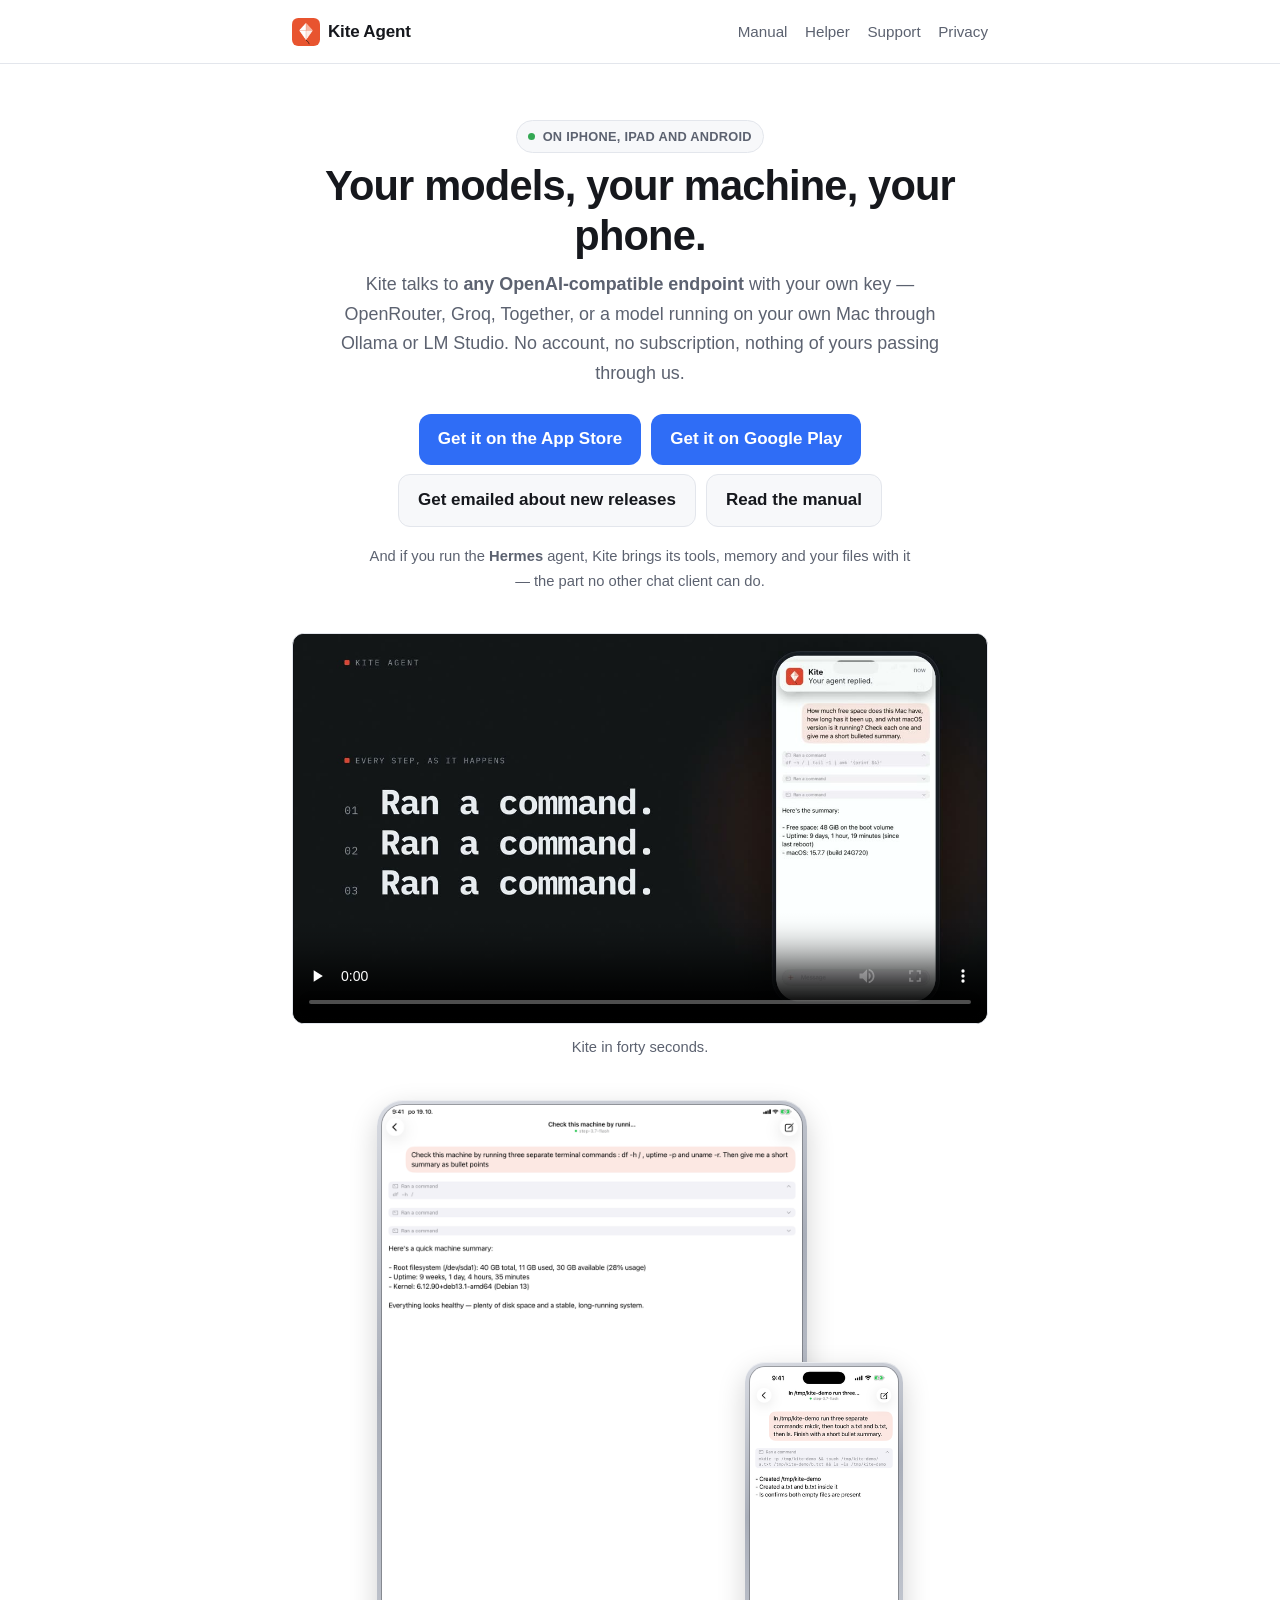
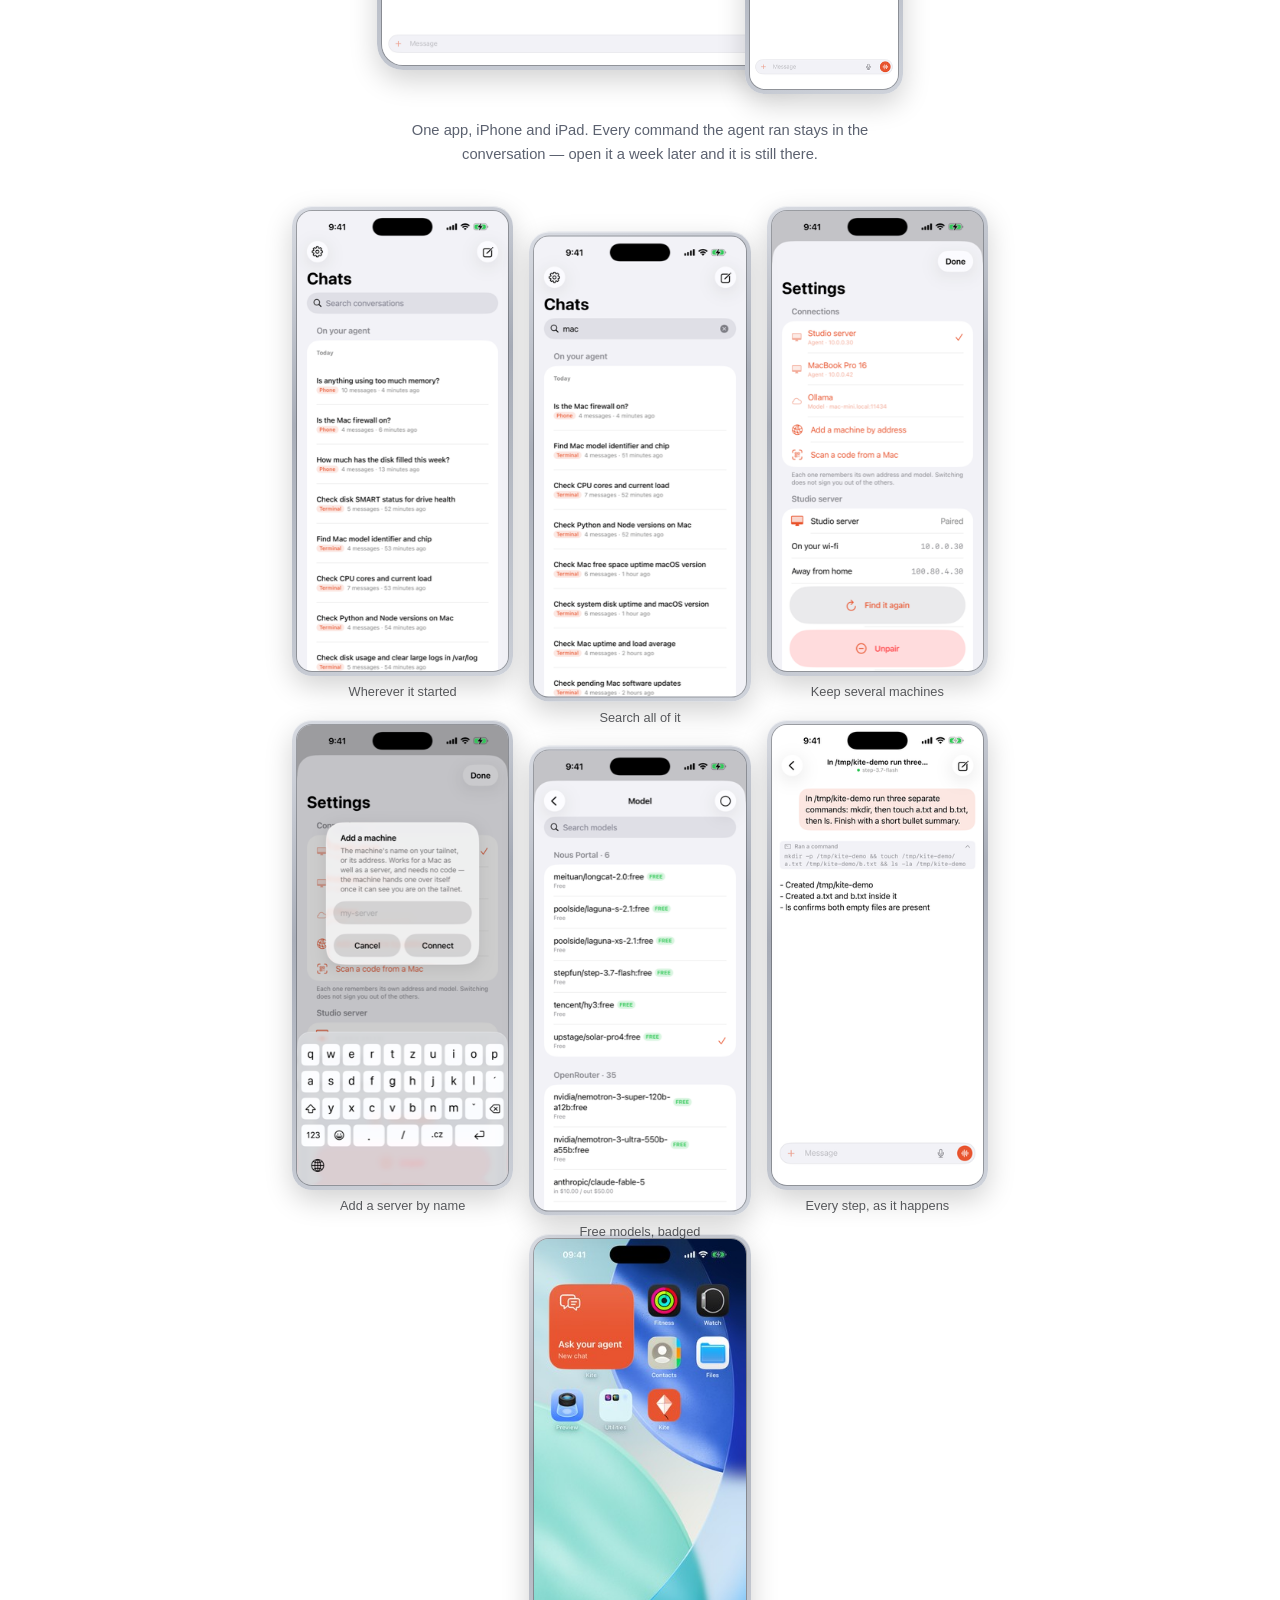
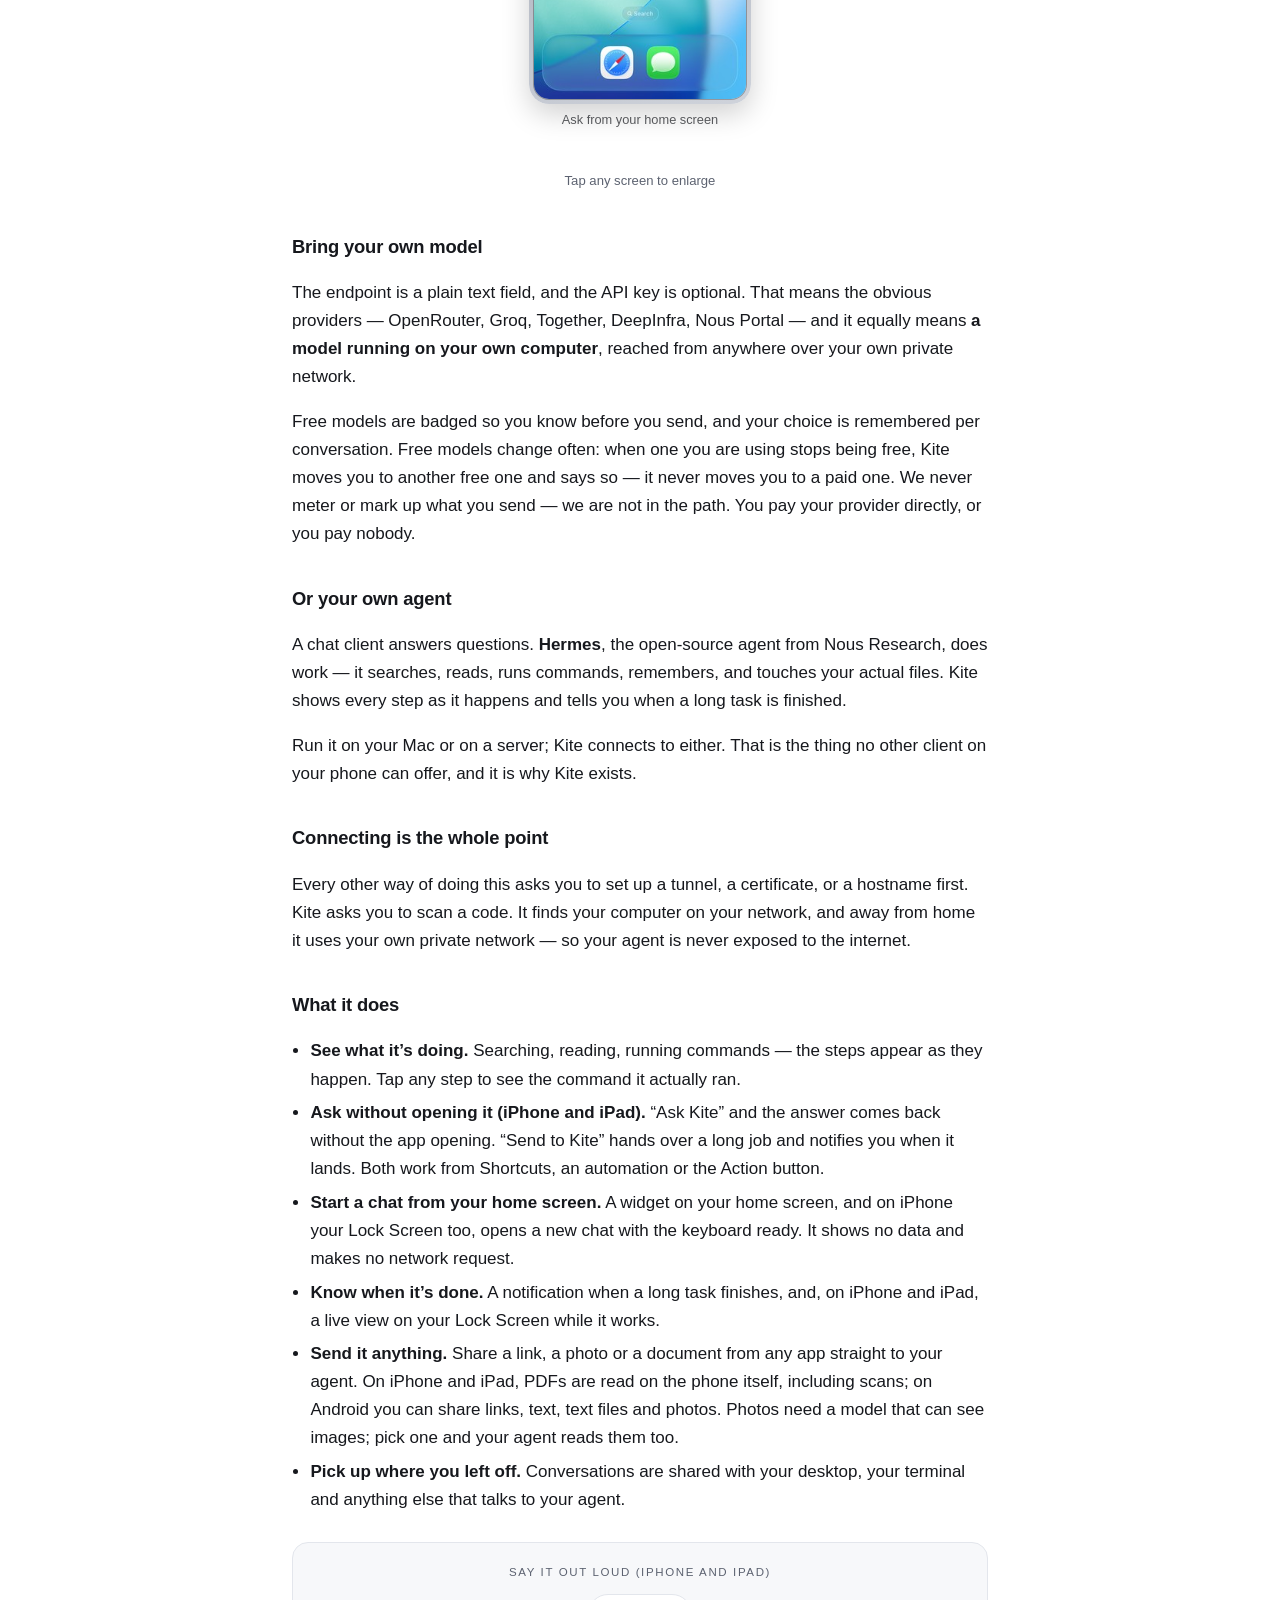
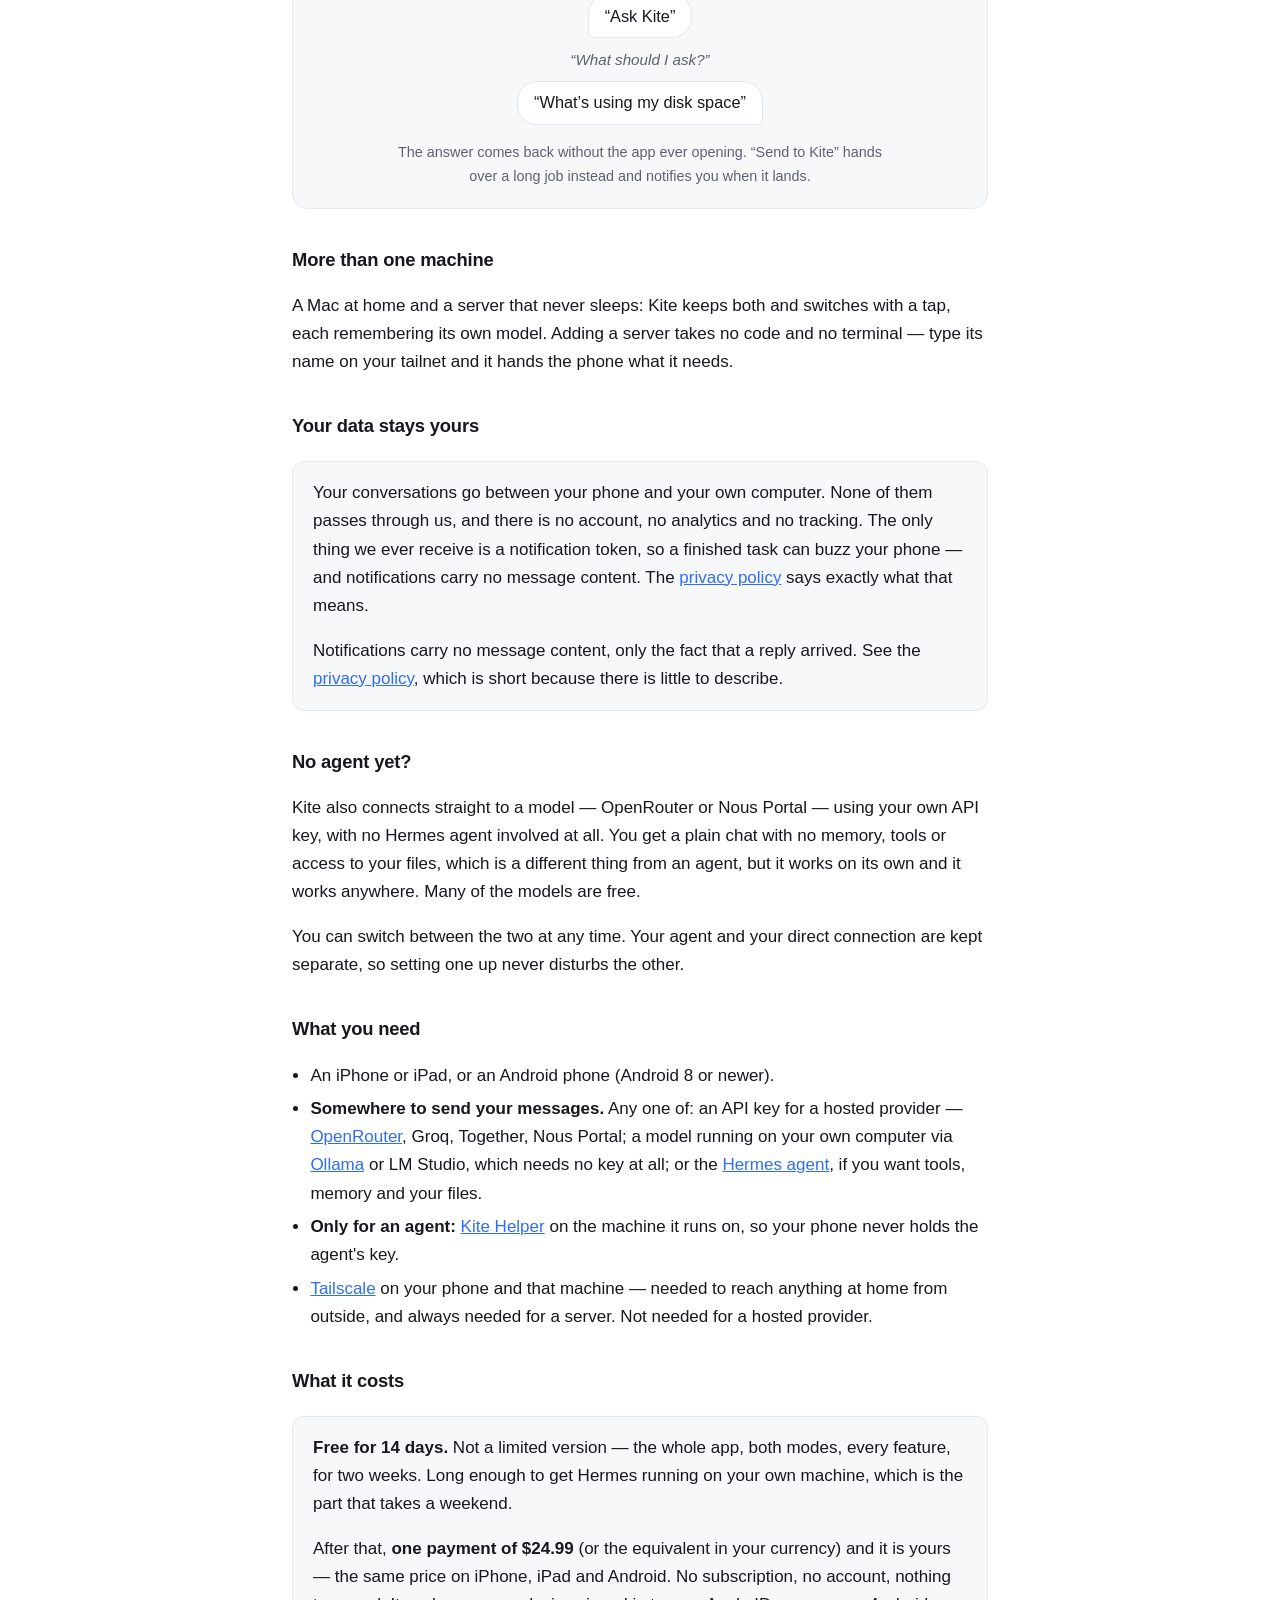
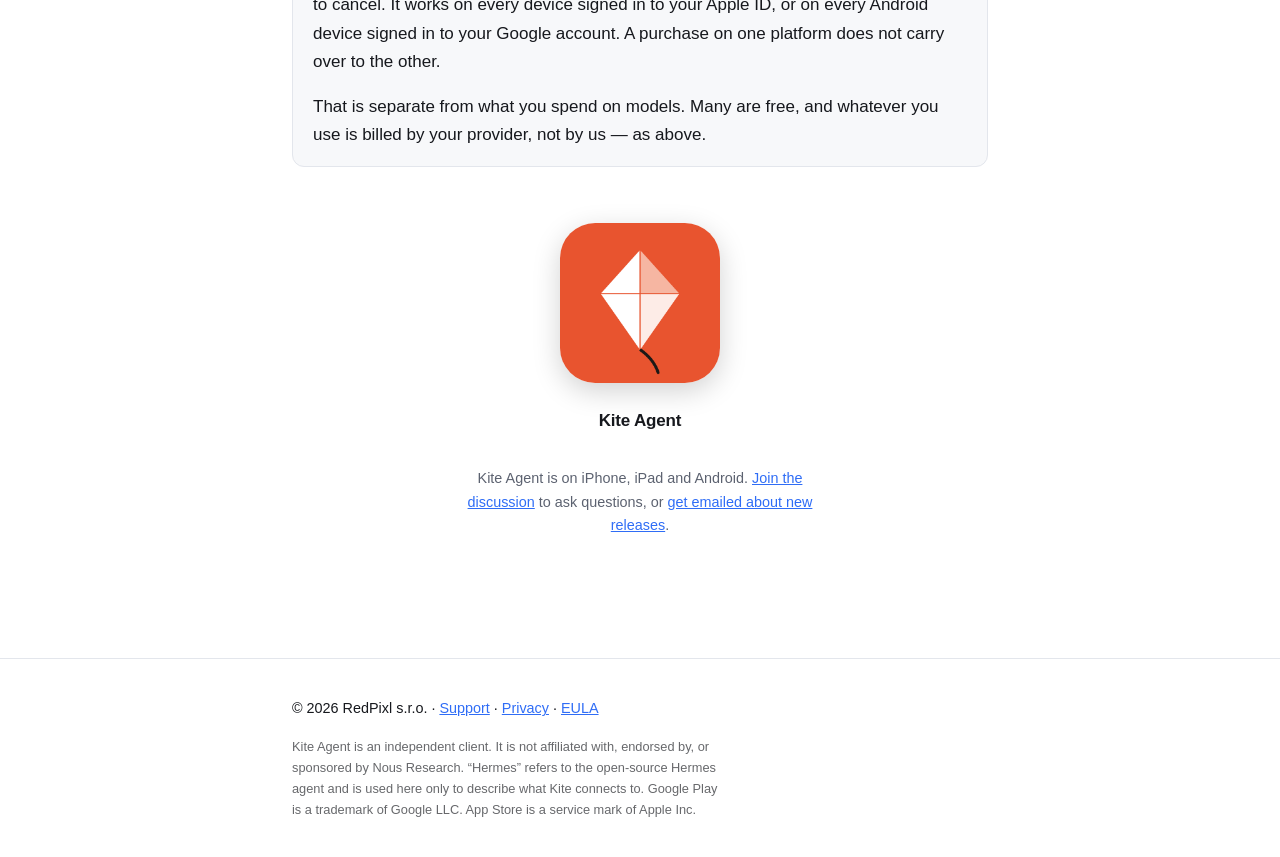
<file: index.html>
<!doctype html>
<html lang="en">
<head>
<meta charset="utf-8">
<meta name="viewport" content="width=device-width, initial-scale=1">
<title>Kite Agent — your models and your agent, on your phone</title>
<meta name="description" content="A chat client for iPhone, iPad and Android, for any OpenAI-compatible endpoint — OpenRouter, Groq, Together, or a model running on your own Mac with Ollama or LM Studio. Your key, no account, no subscription. And if you run the Hermes agent, it brings its tools, memory and files to your phone.">
<link rel="icon" href="/favicon-32.png" sizes="32x32">
<link rel="icon" href="/icon-512.png" sizes="512x512">
<link rel="apple-touch-icon" href="/apple-touch-icon.png">
<meta name="theme-color" content="#E4552F">
<link rel="canonical" href="https://kiteagent.app/">
<meta property="og:type" content="website">
<meta property="og:site_name" content="Kite Agent">
<meta property="og:url" content="https://kiteagent.app/">
<meta property="og:title" content="Kite Agent — your models and your agent, on your phone">
<meta property="og:description" content="Any OpenAI-compatible model with your own key — including one running on your own machine. Plus a real agent, if you run Hermes.">
<meta property="og:image" content="https://kiteagent.app/share.png">
<meta property="og:image:width" content="1200">
<meta property="og:image:height" content="630">
<meta property="og:video" content="https://kiteagent.app/video/kite-agent.mp4">
<meta property="og:video:secure_url" content="https://kiteagent.app/video/kite-agent.mp4">
<meta property="og:video:type" content="video/mp4">
<meta property="og:video:width" content="1920">
<meta property="og:video:height" content="1080">
<meta name="twitter:card" content="summary_large_image">
<meta name="twitter:title" content="Kite Agent — your models and your agent, on your phone">
<meta name="twitter:description" content="Any OpenAI-compatible model with your own key — including one on your own machine. Plus a real agent, if you run Hermes.">
<meta name="twitter:image" content="https://kiteagent.app/share.png">
<script type="application/ld+json">
{
  "@context": "https://schema.org",
  "@type": "SoftwareApplication",
  "name": "Kite Agent",
  "applicationCategory": "DeveloperApplication",
  "operatingSystem": "iOS 17+, Android 8.0+",
  "description": "A chat client for iPhone, iPad and Android, for any OpenAI-compatible model endpoint and for the Hermes agent running on your own computer.",
  "url": "https://kiteagent.app/",
  "image": "https://kiteagent.app/icon-512.png",
  "author": { "@type": "Organization", "name": "RedPixl s.r.o." }
}
</script>
<!-- The launch film under the hero. Keep the description to what the film says;
     it is search-result copy, so it must not claim more than the page does. -->
<script type="application/ld+json">
{
  "@context": "https://schema.org",
  "@type": "VideoObject",
  "name": "Kite Agent in forty seconds",
  "description": "Ask your own agent a question, watch it run three commands on your machine, and keep every one of them. No account, and nothing passes through us.",
  "thumbnailUrl": "https://kiteagent.app/video/kite-agent-poster.jpg",
  "uploadDate": "2026-09-20",
  "duration": "PT40S",
  "contentUrl": "https://kiteagent.app/video/kite-agent.mp4",
  "publisher": { "@type": "Organization", "name": "RedPixl s.r.o." }
}
</script>
<link rel="stylesheet" href="style.css?v=2d63e898">
</head>
<body>
<header><div class="wrap">
  <a class="mark" href="/"><img src="/icon-96.png" alt="" width="28" height="28">Kite Agent</a>
  <nav><a href="/manual.html">Manual</a><a href="/download.html">Helper</a><a href="/support.html">Support</a><a href="/privacy.html">Privacy</a></nav>
</div></header>

<main class="wrap">
<div class="hero">
  <p class="status"><span class="dot" aria-hidden="true"></span>On iPhone, iPad and Android</p>
  <h1>Your models, your machine, your phone.</h1>
  <p class="lede">Kite talks to <strong>any OpenAI-compatible endpoint</strong> with your own key — OpenRouter, Groq, Together, or a model running on your own Mac through Ollama or LM Studio. No account, no subscription, nothing of yours passing through us.</p>
  <p class="cta">
    <a class="download" href="https://apps.apple.com/app/id6800348182">Get it on the App Store</a>
    <a class="download" href="https://play.google.com/store/apps/details?id=app.kiteagent.kite">Get it on Google Play</a>
    <a class="ghost" href="/updates.html">Get emailed about new releases</a>
    <a class="ghost" href="/manual.html">Read the manual</a>
  </p>
  <p class="hero-note">And if you run the <strong>Hermes</strong> agent, Kite brings its tools, memory and your files with it — the part no other chat client can do.</p>
</div>

<!-- Launch film. Self-hosted on purpose: a YouTube embed would put a third-party
     script and cookies on a page whose privacy policy says there are none.
     preload="none" so nobody downloads 2 MB without pressing play. The film's
     last scene carries the same status pill as the hero above ("On iPhone, iPad
     and Android"). If the status changes again, change both — the film's source
     is brag-output/ in the private Kite repo (the pill is s7-pill in its generator). -->
<figure class="film">
  <video controls preload="none" playsinline width="1920" height="1080" poster="/video/kite-agent-poster.jpg">
    <source src="/video/kite-agent.mp4" type="video/mp4">
    Your browser cannot play this video. <a href="/video/kite-agent.mp4">Download it</a> instead.
  </video>
  <figcaption>Kite in forty seconds.</figcaption>
</figure>

<!-- The pair, before the grid. Two jobs at once: it shows the one screen no
     other client can show — the commands the agent actually ran — and it says
     "iPad" without a sentence, which the page never managed to say at all. -->
<div class="pair">
  <div class="device device-pad">
    <img src="/screens/ipad/tools.png" alt="Kite on iPad, showing the agent's commands and its answer" width="1050" height="1400" loading="lazy">
  </div>
  <a class="shot device device-phone" href="/screens/full/tools.png" data-caption="Every command, kept">
    <img src="/screens/tools.png" alt="Kite on iPhone, showing an expanded command the agent ran" width="276" height="600" loading="lazy">
  </a>
</div>
<p class="pair-note">One app, iPhone and iPad. Every command the agent ran stays in the conversation — open it a week later and it is still there.</p>

<div class="shots">
  <figure>
    <a class="shot device" href="/screens/full/list.png" data-caption="Wherever a conversation started"><img src="/screens/list.png" alt="The conversation list grouped by day, each row badged with where it began" width="276" height="600" loading="lazy"></a>
    <figcaption>Wherever it started</figcaption>
  </figure>
  <figure>
    <a class="shot device" href="/screens/full/search.png" data-caption="Search everything you have asked"><img src="/screens/search.png" alt="Searching across conversations" width="276" height="600" loading="lazy"></a>
    <figcaption>Search all of it</figcaption>
  </figure>
  <figure>
    <a class="shot device" href="/screens/full/machine.png" data-caption="Every machine you own, one tap apart"><img src="/screens/machine.png" alt="The connections list with several machines, the active one ticked" width="276" height="600" loading="lazy"></a>
    <figcaption>Keep several machines</figcaption>
  </figure>
  <figure>
    <a class="shot device" href="/screens/full/server.png" data-caption="A server has no screen to scan"><img src="/screens/server.png" alt="Adding a machine by typing its address" width="276" height="600" loading="lazy"></a>
    <figcaption>Add a server by name</figcaption>
  </figure>
  <figure>
    <a class="shot device" href="/screens/full/models.png" data-caption="Free models, clearly marked"><img src="/screens/models.png" alt="The model picker showing free models badged and paid models priced" width="276" height="600" loading="lazy"></a>
    <figcaption>Free models, badged</figcaption>
  </figure>
  <figure>
    <a class="shot device" href="/screens/full/tools.png" data-caption="Every command, kept"><img src="/screens/tools.png" alt="A conversation with the agent's commands expanded" width="276" height="600" loading="lazy"></a>
    <figcaption>Every step, as it happens</figcaption>
  </figure>
  <figure>
    <a class="shot device" href="/screens/full/widget.jpg" data-caption="A widget that opens a new chat, keyboard ready"><img src="/screens/widget.jpg" alt="The Ask your agent widget on the iPhone Home Screen" width="276" height="600" loading="lazy"></a>
    <figcaption>Ask from your home screen</figcaption>
  </figure>
</div>
<p class="shots-hint">Tap any screen to enlarge</p>

<h2>Bring your own model</h2>
<p>The endpoint is a plain text field, and the API key is optional. That means the obvious providers — OpenRouter, Groq, Together, DeepInfra, Nous Portal — and it equally means <strong>a model running on your own computer</strong>, reached from anywhere over your own private network.</p>
<p>Free models are badged so you know before you send, and your choice is remembered per conversation. Free models change often: when one you are using stops being free, Kite moves you to another free one and says so — it never moves you to a paid one. We never meter or mark up what you send — we are not in the path. You pay your provider directly, or you pay nobody.</p>

<h2>Or your own agent</h2>
<p>A chat client answers questions. <strong>Hermes</strong>, the open-source agent from Nous Research, does work — it searches, reads, runs commands, remembers, and touches your actual files. Kite shows every step as it happens and tells you when a long task is finished.</p>
<p>Run it on your Mac or on a server; Kite connects to either. That is the thing no other client on your phone can offer, and it is why Kite exists.</p>

<h2>Connecting is the whole point</h2>
<p>Every other way of doing this asks you to set up a tunnel, a certificate, or a hostname first. Kite asks you to scan a code. It finds your computer on your network, and away from home it uses your own private network — so your agent is never exposed to the internet.</p>

<h2>What it does</h2>
<ul>
  <li><strong>See what it’s doing.</strong> Searching, reading, running commands — the steps appear as they happen. Tap any step to see the command it actually ran.</li>
  <li><strong>Ask without opening it (iPhone and iPad).</strong> “Ask Kite” and the answer comes back without the app opening. “Send to Kite” hands over a long job and notifies you when it lands. Both work from Shortcuts, an automation or the Action button.</li>
  <li><strong>Start a chat from your home screen.</strong> A widget on your home screen, and on iPhone your Lock Screen too, opens a new chat with the keyboard ready. It shows no data and makes no network request.</li>
  <li><strong>Know when it’s done.</strong> A notification when a long task finishes, and, on iPhone and iPad, a live view on your Lock Screen while it works.</li>
  <li><strong>Send it anything.</strong> Share a link, a photo or a document from any app straight to your agent. On iPhone and iPad, PDFs are read on the phone itself, including scans; on Android you can share links, text, text files and photos. Photos need a model that can see images; pick one and your agent reads them too.</li>
  <li><strong>Pick up where you left off.</strong> Conversations are shared with your desktop, your terminal and anything else that talks to your agent.</li>
</ul>

<!-- ⚠️ No Siri logo, no orb, no Apple imagery. Apple does not license those for
     third-party marketing, and a decorative icon is not worth a trademark
     problem — the same reason the app is never called "Hermes". What sells this
     is the SPOKEN PHRASE, and the phrase is ours. It doubles as documentation:
     this is the actual invocation the App Intent registers. -->
<div class="say">
  <p class="say-label">Say it out loud (iPhone and iPad)</p>
  <p class="say-bubble">“Ask&nbsp;Kite”</p>
  <p class="say-reply">“What should I ask?”</p>
  <p class="say-bubble">“What’s using my disk space”</p>
  <p class="say-note">The answer comes back without the app ever opening. “Send&nbsp;to&nbsp;Kite” hands over a long job instead and notifies you when it lands.</p>
</div>

<h2>More than one machine</h2>
<p>A Mac at home and a server that never sleeps: Kite keeps both and switches with a tap, each remembering its own model. Adding a server takes no code and no terminal — type its name on your tailnet and it hands the phone what it needs.</p>

<h2>Your data stays yours</h2>
<div class="card">
<p>Your conversations go between your phone and your own computer. None of them passes through us, and there is no account, no analytics and no tracking. The only thing we ever receive is a notification token, so a finished task can buzz your phone — and notifications carry no message content. The <a href="/privacy.html">privacy policy</a> says exactly what that means.</p>
<p>Notifications carry no message content, only the fact that a reply arrived. See the <a href="/privacy.html">privacy policy</a>, which is short because there is little to describe.</p>
</div>

<h2>No agent yet?</h2>
<p>Kite also connects straight to a model — OpenRouter or Nous Portal — using your own API key, with no Hermes agent involved at all. You get a plain chat with no memory, tools or access to your files, which is a different thing from an agent, but it works on its own and it works anywhere. Many of the models are free.</p>
<p>You can switch between the two at any time. Your agent and your direct connection are kept separate, so setting one up never disturbs the other.</p>

<h2>What you need</h2>
<ul>
  <li>An iPhone or iPad, or an Android phone (Android 8 or newer).</li>
  <li><strong>Somewhere to send your messages.</strong> Any one of: an API key for a hosted provider — <a href="https://openrouter.ai">OpenRouter</a>, Groq, Together, Nous Portal; a model running on your own computer via <a href="https://ollama.com">Ollama</a> or LM Studio, which needs no key at all; or the <a href="https://github.com/NousResearch/hermes-agent">Hermes agent</a>, if you want tools, memory and your files.</li>
  <li><strong>Only for an agent:</strong> <a href="/download.html">Kite Helper</a> on the machine it runs on, so your phone never holds the agent's key.</li>
  <li><a href="https://tailscale.com/download">Tailscale</a> on your phone and that machine — needed to reach anything at home from outside, and always needed for a server. Not needed for a hosted provider.</li>
</ul>

<h2>What it costs</h2>
<div class="card">
<p><strong>Free for 14 days.</strong> Not a limited version — the whole app, both modes, every feature, for two weeks. Long enough to get Hermes running on your own machine, which is the part that takes a weekend.</p>
<p>After that, <strong>one payment of $24.99</strong> (or the equivalent in your currency) and it is yours — the same price on iPhone, iPad and Android. No subscription, no account, nothing to cancel. It works on every device signed in to your Apple ID, or on every Android device signed in to your Google account. A purchase on one platform does not carry over to the other.</p>
<p>That is separate from what you spend on models. Many are free, and whatever you use is billed by your provider, not by us — as above.</p>
</div>

<div class="hero-mark">
  <img src="/icon-512.png" alt="Kite Agent" width="160" height="160">
  <p>Kite Agent</p>
</div>

<p class="updated">Kite Agent is on iPhone, iPad and Android. <a href="https://github.com/jirivatka/Kite-Agent-Support/discussions">Join the discussion</a> to ask questions, or <a href="/updates.html">get emailed about new releases</a>.</p>
</main>

<dialog id="lightbox" aria-label="Screenshot viewer">
  <button class="lb-close" type="button" aria-label="Close">&times;</button>
  <img id="lb-img" alt="">
  <p class="lb-cap" id="lb-cap"></p>
  <div class="lb-controls">
    <button class="lb-nav" type="button" data-step="-1" aria-label="Previous screenshot">&lsaquo;</button>
    <span class="lb-count" id="lb-count"></span>
    <button class="lb-nav" type="button" data-step="1" aria-label="Next screenshot">&rsaquo;</button>
  </div>
</dialog>
<script>
(function () {
  var dlg = document.getElementById('lightbox');
  // <dialog>.showModal gives Escape-to-close, focus trapping and a top layer that
  // sits above the sticky header for free. Without it, none of that is free.
  if (!dlg || !dlg.showModal) return;

  var shots = [].slice.call(document.querySelectorAll('.shot'));
  var img = document.getElementById('lb-img');
  var cap = document.getElementById('lb-cap');
  var count = document.getElementById('lb-count');
  var at = 0;

  function show(i) {
    at = (i + shots.length) % shots.length;   // wraps, so neither arrow dead-ends
    var a = shots[at];
    img.src = a.getAttribute('href');
    img.alt = a.querySelector('img').alt;
    cap.textContent = a.dataset.caption;
    count.textContent = (at + 1) + ' / ' + shots.length;
    // Warm the neighbours so stepping does not flash empty on a slow connection.
    [at + 1, at - 1].forEach(function (j) {
      var n = shots[(j + shots.length) % shots.length];
      new Image().src = n.getAttribute('href');
    });
  }

  shots.forEach(function (a, i) {
    a.addEventListener('click', function (e) {
      if (e.metaKey || e.ctrlKey || e.shiftKey) return;  // let people open it in a tab
      e.preventDefault();
      show(i);
      dlg.showModal();
    });
  });

  dlg.querySelector('.lb-close').addEventListener('click', function () { dlg.close(); });
  [].forEach.call(dlg.querySelectorAll('.lb-nav'), function (b) {
    b.addEventListener('click', function () { show(at + Number(b.dataset.step)); });
  });
  dlg.addEventListener('click', function (e) {
    // Clicking the backdrop closes. The dialog fills the viewport, so the test is
    // whether the click landed on the dialog itself rather than on its contents.
    if (e.target === dlg) dlg.close();
  });
  document.addEventListener('keydown', function (e) {
    if (!dlg.open) return;
    if (e.key === 'ArrowRight') show(at + 1);
    if (e.key === 'ArrowLeft') show(at - 1);
  });

  // Swipe, because this is a page about a phone app and it will be read on one.
  var x0 = null;
  dlg.addEventListener('touchstart', function (e) { x0 = e.changedTouches[0].clientX; }, {passive: true});
  dlg.addEventListener('touchend', function (e) {
    if (x0 === null) return;
    var dx = e.changedTouches[0].clientX - x0;
    if (Math.abs(dx) > 45) show(at + (dx < 0 ? 1 : -1));
    x0 = null;
  }, {passive: true});
})();
</script>


<footer><div class="wrap">
<p>© 2026 RedPixl s.r.o. · <a href="/support.html">Support</a> · <a href="/privacy.html">Privacy</a> · <a href="/eula.html">EULA</a></p>
<p class="fineprint">Kite Agent is an independent client. It is not affiliated with, endorsed by, or sponsored by Nous Research. “Hermes” refers to the open-source Hermes agent and is used here only to describe what Kite connects to. Google Play is a trademark of Google LLC. App Store is a service mark of Apple Inc.</p>
</div></footer>
<!-- Cloudflare Web Analytics — cookieless, no cross-site tracking. See /privacy.html -->
<script type='module' src='https://static.cloudflareinsights.com/beacon.min.js' data-cf-beacon='{"token": "73a5990c2cba4c96b40e4c8363a0e0a8"}'></script>
</body>
</html>
</file>
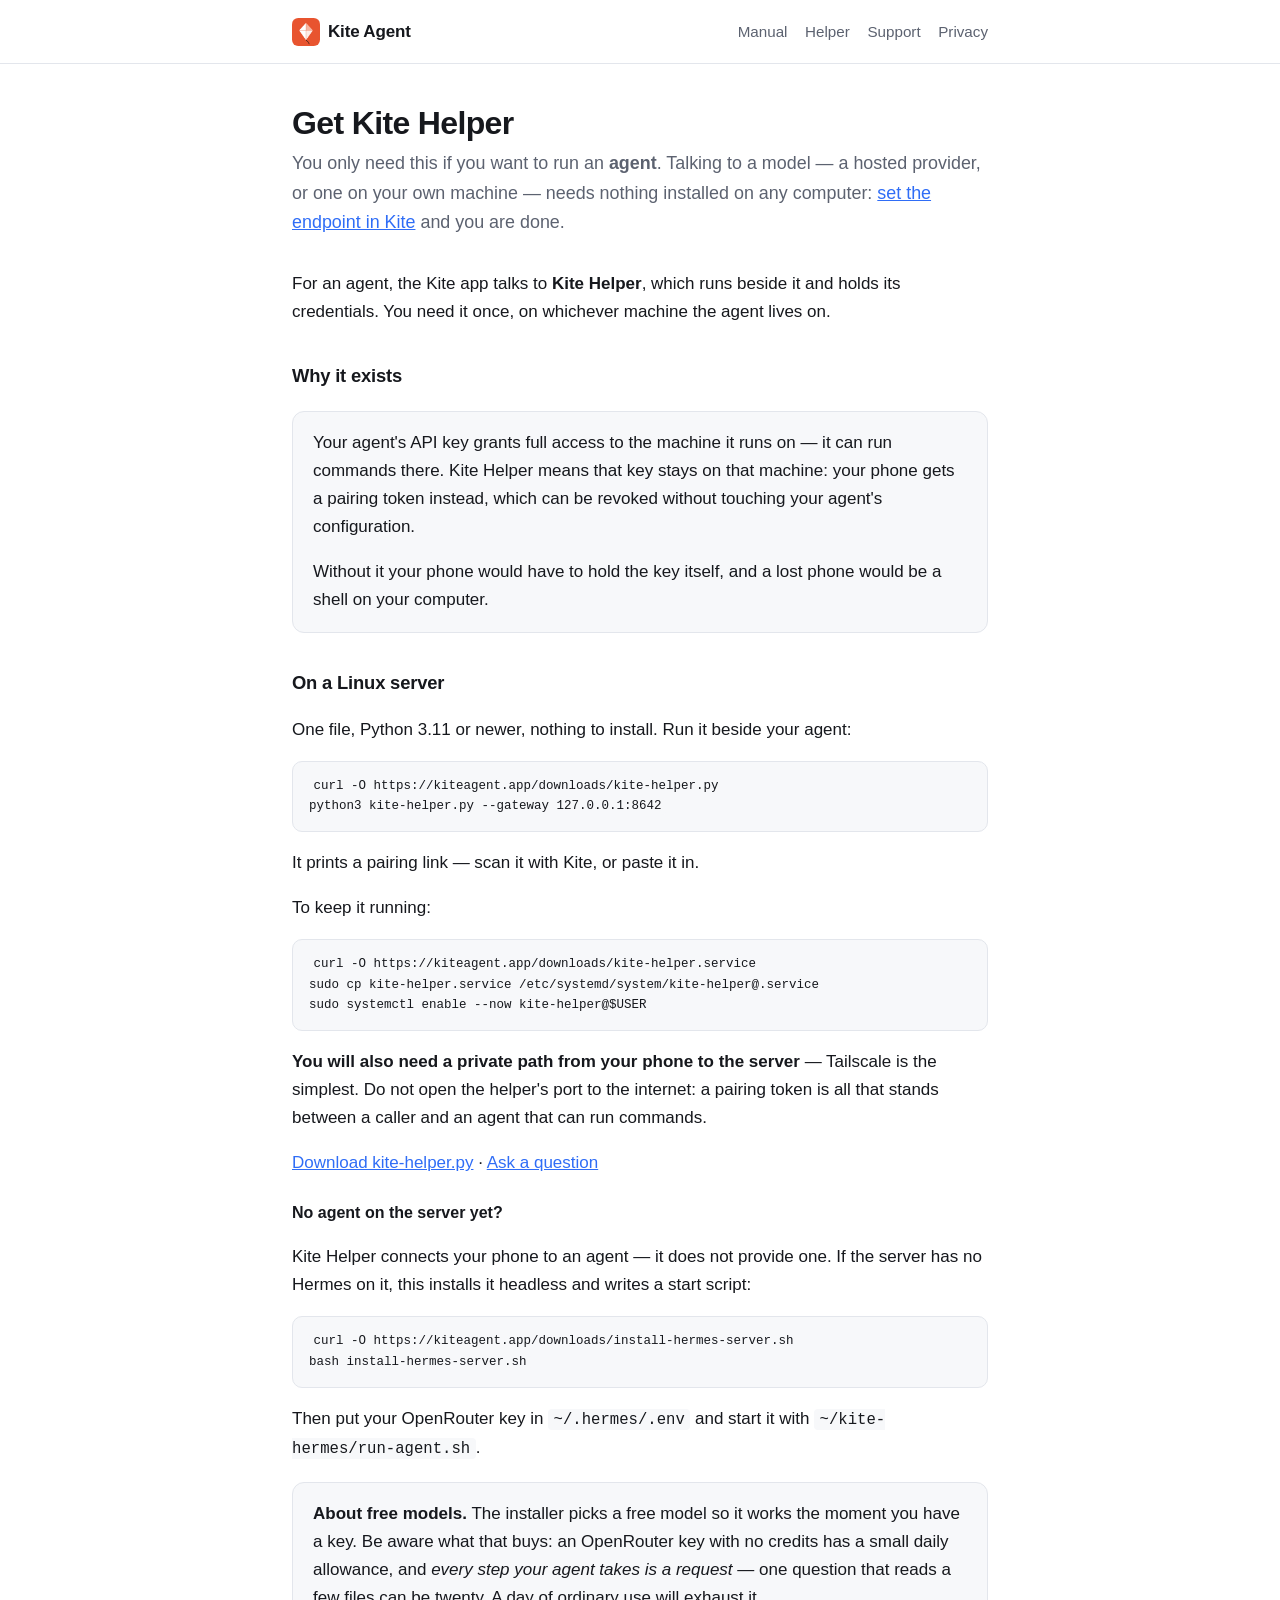
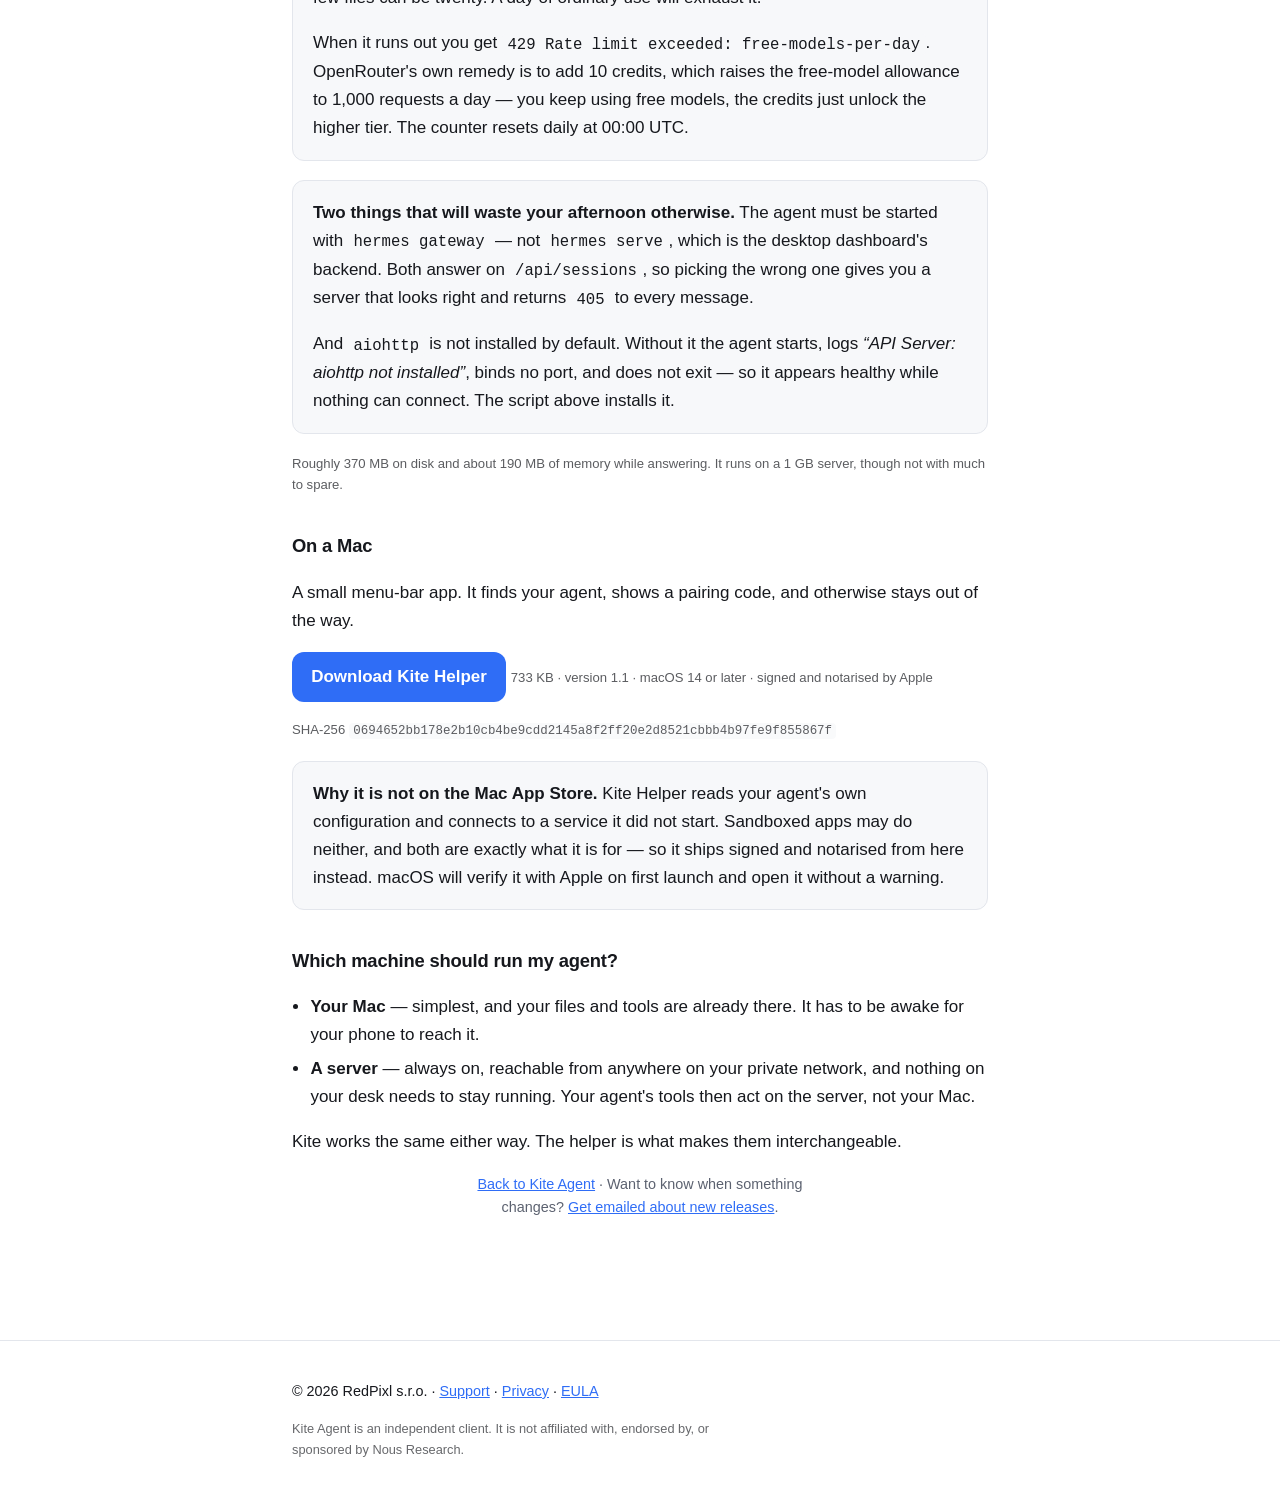
<file: download.html>
<!doctype html>
<html lang="en">
<head>
<meta charset="utf-8">
<meta name="viewport" content="width=device-width, initial-scale=1">
<title>Get Kite Helper — Kite Agent</title>
<meta name="description" content="Kite Helper connects your phone to the Hermes agent on your own machine. Available for Linux servers now; macOS with the app.">
<link rel="canonical" href="https://kiteagent.app/download.html">
<meta property="og:type" content="article">
<meta property="og:url" content="https://kiteagent.app/download.html">
<meta property="og:title" content="Get Kite Helper">
<meta property="og:image" content="https://kiteagent.app/share.png">
<meta name="twitter:card" content="summary_large_image">
<link rel="icon" href="/favicon-32.png" sizes="32x32">
<link rel="apple-touch-icon" href="/apple-touch-icon.png">
<meta name="theme-color" content="#E4552F">
<link rel="stylesheet" href="style.css?v=2d63e898">
</head>
<body>
<header><div class="wrap">
  <a class="mark" href="/"><img src="/icon-96.png" alt="" width="28" height="28">Kite Agent</a>
  <nav><a href="/manual.html">Manual</a><a href="/download.html">Helper</a><a href="/support.html">Support</a><a href="/privacy.html">Privacy</a></nav>
</div></header>

<main class="wrap">
<h1>Get Kite Helper</h1>
<p class="lede">You only need this if you want to run an <strong>agent</strong>. Talking to a model — a hosted provider, or one on your own machine — needs nothing installed on any computer: <a href="/manual.html#model">set the endpoint in Kite</a> and you are done.</p>
<p>For an agent, the Kite app talks to <strong>Kite Helper</strong>, which runs beside it and holds its credentials. You need it once, on whichever machine the agent lives on.</p>

<h2>Why it exists</h2>
<div class="card">
<p>Your agent's API key grants full access to the machine it runs on — it can run commands there. Kite Helper means that key stays on that machine: your phone gets a pairing token instead, which can be revoked without touching your agent's configuration.</p>
<p>Without it your phone would have to hold the key itself, and a lost phone would be a shell on your computer.</p>
</div>

<h2>On a Linux server</h2>
<p>One file, Python 3.11 or newer, nothing to install. Run it beside your agent:</p>
<pre><code>curl -O https://kiteagent.app/downloads/kite-helper.py
python3 kite-helper.py --gateway 127.0.0.1:8642</code></pre>
<p>It prints a pairing link — scan it with Kite, or paste it in.</p>
<p>To keep it running:</p>
<pre><code>curl -O https://kiteagent.app/downloads/kite-helper.service
sudo cp kite-helper.service /etc/systemd/system/kite-helper@.service
sudo systemctl enable --now kite-helper@$USER</code></pre>
<p><strong>You will also need a private path from your phone to the server</strong> — Tailscale is the simplest. Do not open the helper's port to the internet: a pairing token is all that stands between a caller and an agent that can run commands.</p>
<p><a href="/downloads/kite-helper.py">Download kite-helper.py</a> · <a href="https://github.com/jirivatka/Kite-Agent-Support/discussions">Ask a question</a></p>

<h3>No agent on the server yet?</h3>
<p>Kite Helper connects your phone to an agent — it does not provide one. If the server has no Hermes on it, this installs it headless and writes a start script:</p>
<pre><code>curl -O https://kiteagent.app/downloads/install-hermes-server.sh
bash install-hermes-server.sh</code></pre>
<p>Then put your OpenRouter key in <code>~/.hermes/.env</code> and start it with <code>~/kite-hermes/run-agent.sh</code>.</p>
<div class="card">
<p><strong>About free models.</strong> The installer picks a free model so it works the moment you have a key. Be aware what that buys: an OpenRouter key with no credits has a small daily allowance, and <em>every step your agent takes is a request</em> — one question that reads a few files can be twenty. A day of ordinary use will exhaust it.</p>
<p>When it runs out you get <code>429 Rate limit exceeded: free-models-per-day</code>. OpenRouter's own remedy is to add 10 credits, which raises the free-model allowance to 1,000 requests a day — you keep using free models, the credits just unlock the higher tier. The counter resets daily at 00:00 UTC.</p>
</div>
<div class="card">
<p><strong>Two things that will waste your afternoon otherwise.</strong> The agent must be started with <code>hermes gateway</code> — not <code>hermes serve</code>, which is the desktop dashboard's backend. Both answer on <code>/api/sessions</code>, so picking the wrong one gives you a server that looks right and returns <code>405</code> to every message.</p>
<p>And <code>aiohttp</code> is not installed by default. Without it the agent starts, logs <em>“API Server: aiohttp not installed”</em>, binds no port, and does not exit — so it appears healthy while nothing can connect. The script above installs it.</p>
</div>
<p class="meta">Roughly 370 MB on disk and about 190 MB of memory while answering. It runs on a 1 GB server, though not with much to spare.</p>

<h2>On a Mac</h2>
<p>A small menu-bar app. It finds your agent, shows a pairing code, and otherwise stays out of the way.</p>
<p><a class="download" href="/downloads/KiteHelper.dmg">Download Kite Helper</a> <span class="meta">733 KB · version 1.1 · macOS 14 or later · signed and notarised by Apple</span></p>
<p class="meta">SHA-256 <code>0694652bb178e2b10cb4be9cdd2145a8f2ff20e2d8521cbbb4b97fe9f855867f</code></p>
<div class="card">
<p><strong>Why it is not on the Mac App Store.</strong> Kite Helper reads your agent's own configuration and connects to a service it did not start. Sandboxed apps may do neither, and both are exactly what it is for — so it ships signed and notarised from here instead. macOS will verify it with Apple on first launch and open it without a warning.</p>
</div>

<h2>Which machine should run my agent?</h2>
<ul>
  <li><strong>Your Mac</strong> — simplest, and your files and tools are already there. It has to be awake for your phone to reach it.</li>
  <li><strong>A server</strong> — always on, reachable from anywhere on your private network, and nothing on your desk needs to stay running. Your agent's tools then act on the server, not your Mac.</li>
</ul>
<p>Kite works the same either way. The helper is what makes them interchangeable.</p>

<p class="updated"><a href="/">Back to Kite Agent</a> · Want to know when something changes? <a href="/updates.html">Get emailed about new releases</a>.</p>
</main>

<footer><div class="wrap">
<p>© 2026 RedPixl s.r.o. · <a href="/support.html">Support</a> · <a href="/privacy.html">Privacy</a> · <a href="/eula.html">EULA</a></p>
<p class="fineprint">Kite Agent is an independent client. It is not affiliated with, endorsed by, or sponsored by Nous Research.</p>
</div></footer>
<!-- Cloudflare Web Analytics — cookieless, no cross-site tracking. See /privacy.html -->
<script type='module' src='https://static.cloudflareinsights.com/beacon.min.js' data-cf-beacon='{"token": "73a5990c2cba4c96b40e4c8363a0e0a8"}'></script>
</body>
</html>
</file>
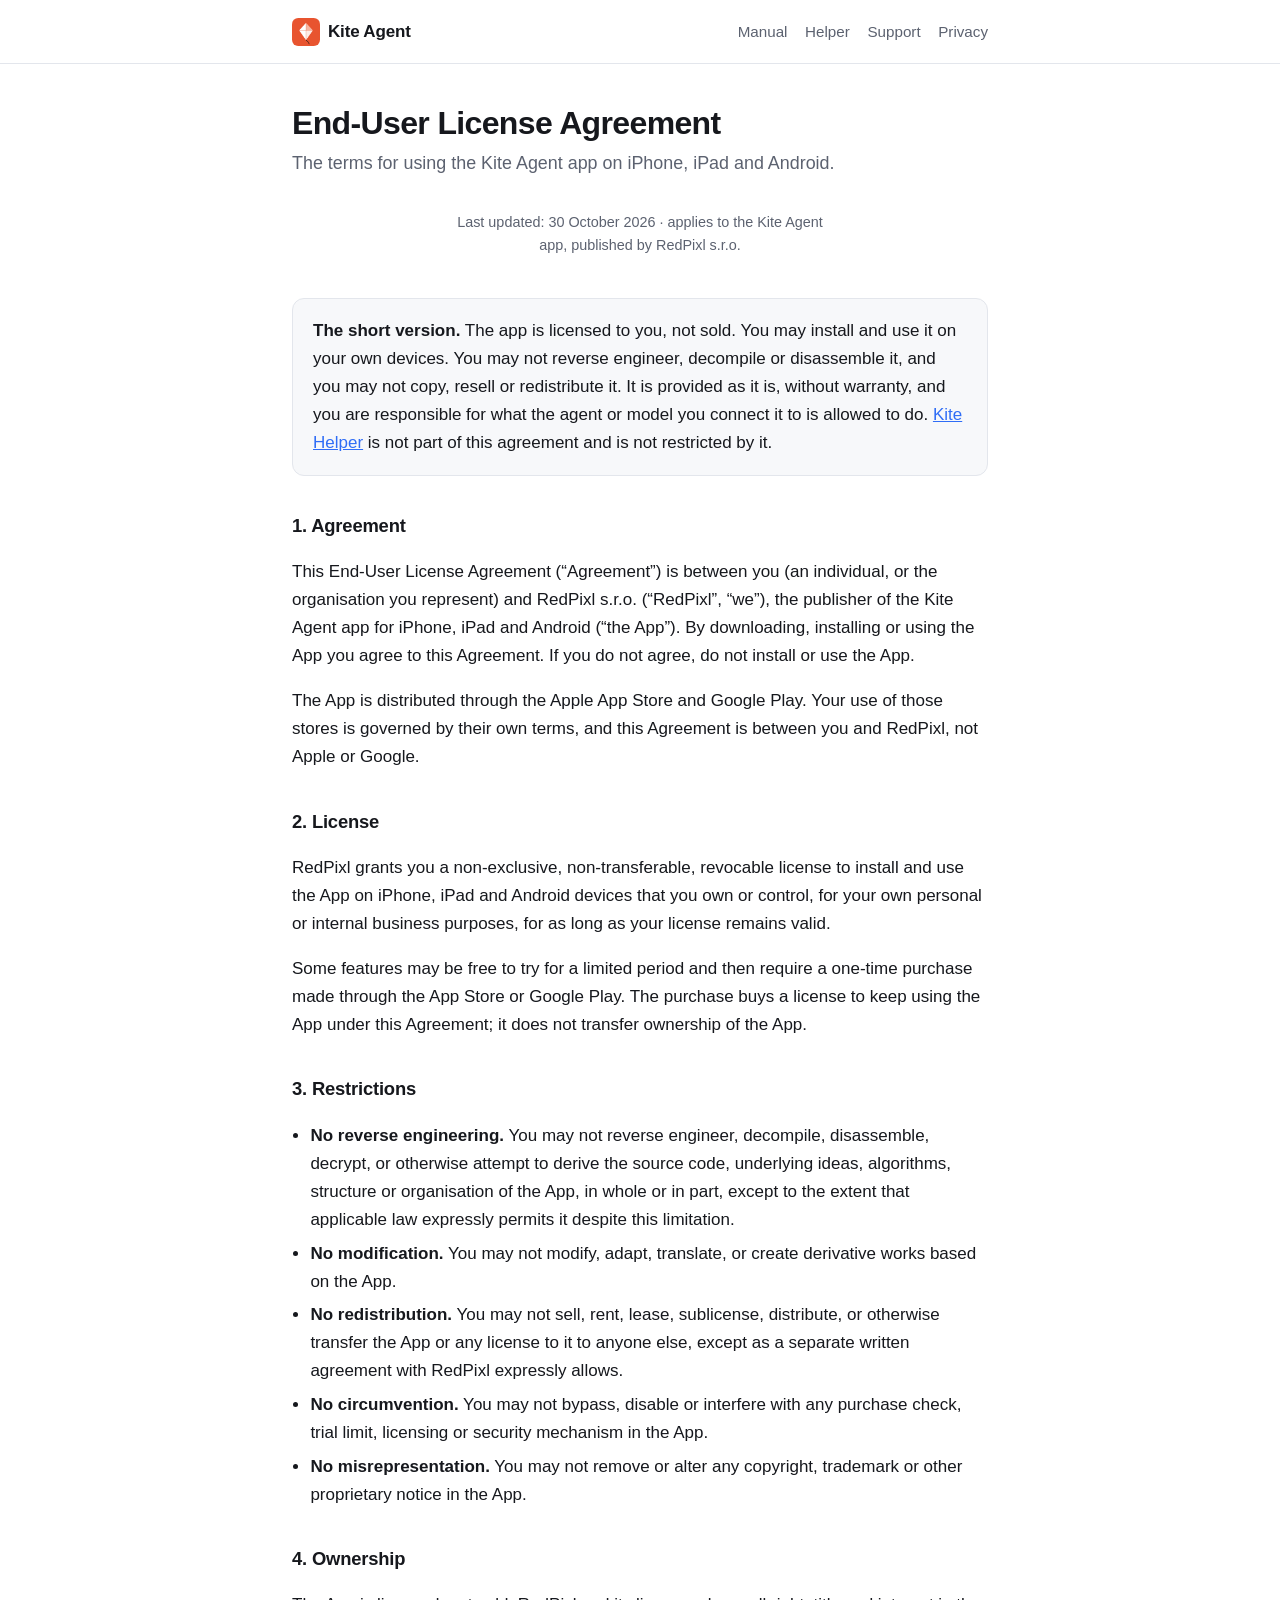
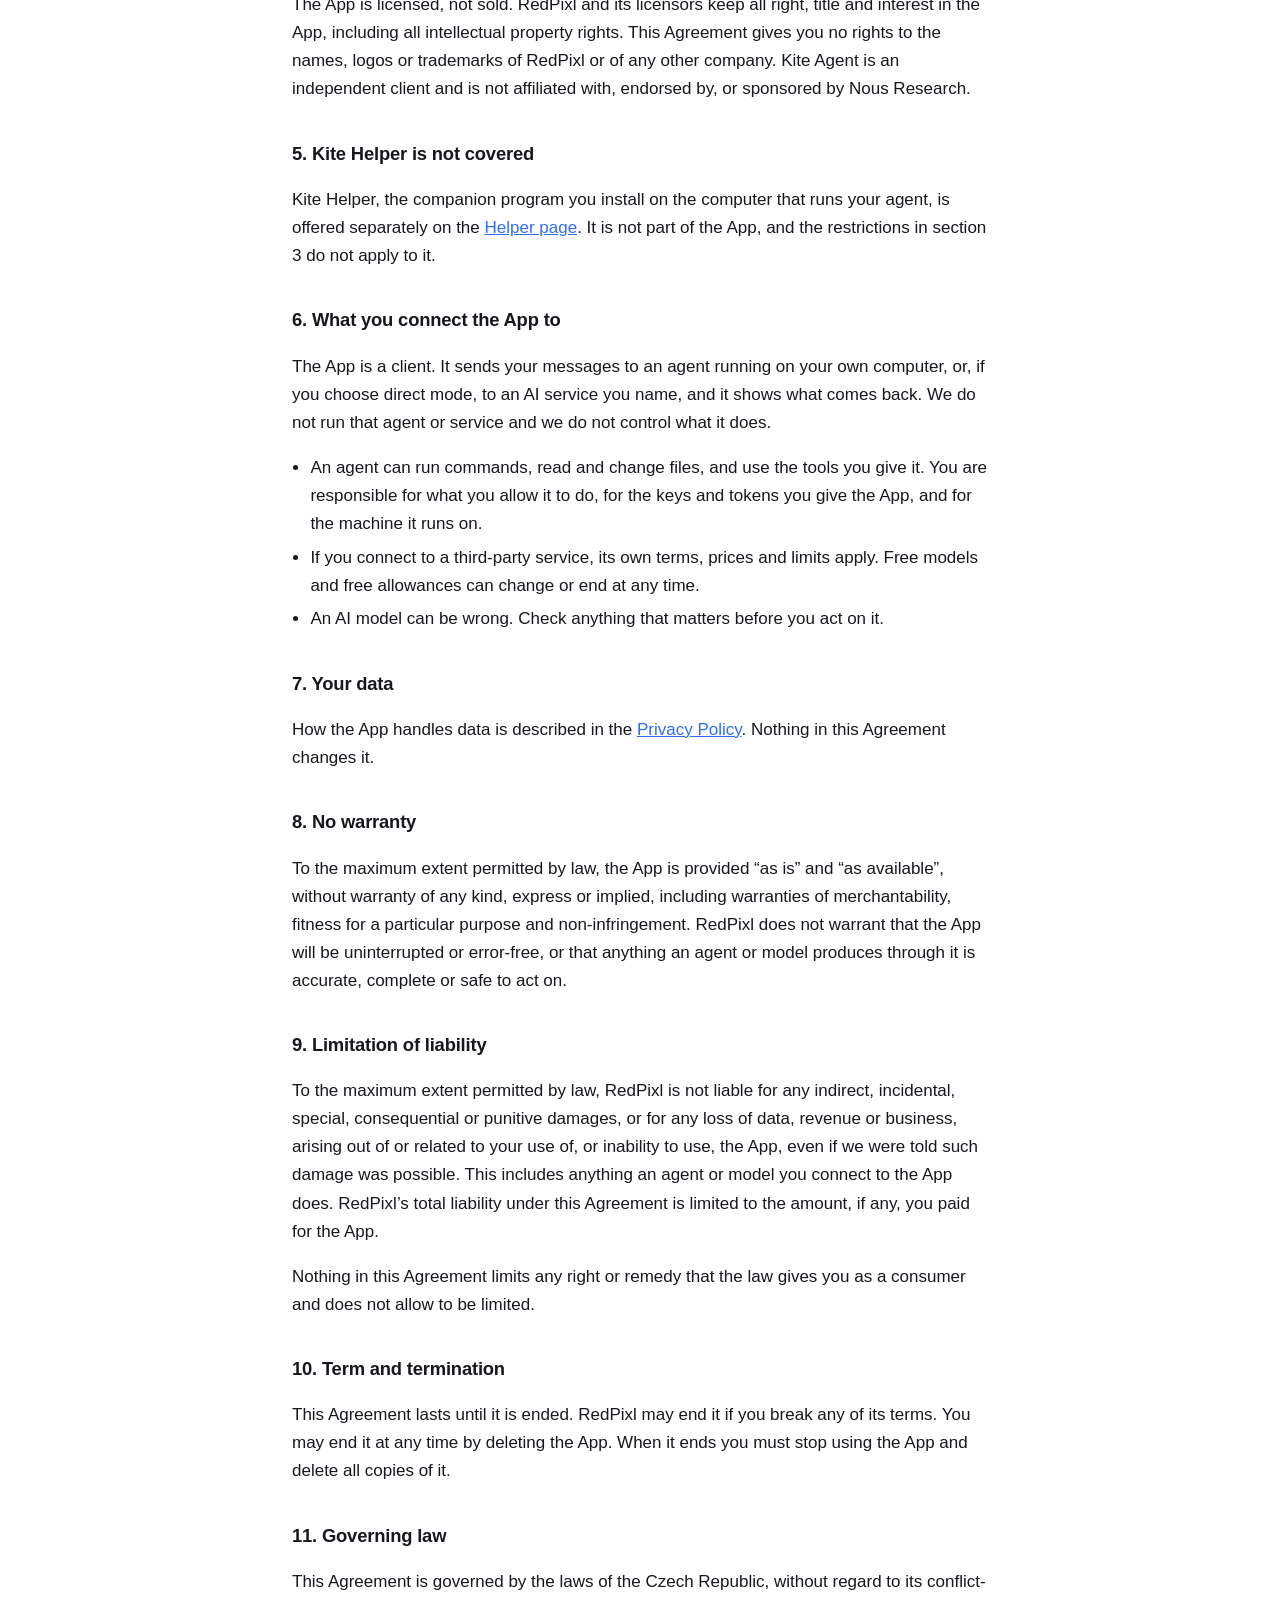
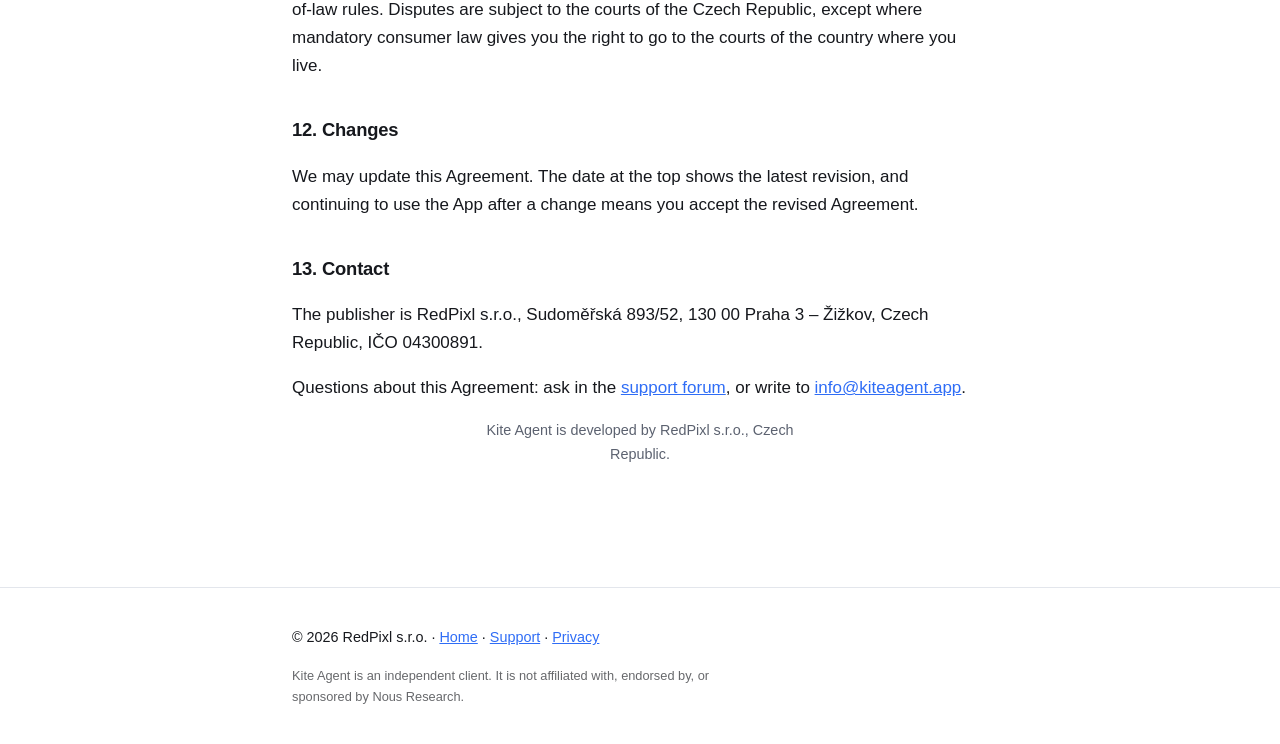
<file: eula.html>
<!doctype html>
<html lang="en">
<head>
<meta charset="utf-8">
<meta name="viewport" content="width=device-width, initial-scale=1">
<title>End-User License Agreement — Kite Agent</title>
<meta name="description" content="The terms for using the Kite Agent app on iPhone, iPad and Android: what you may do, what you may not, and what we do not promise.">
<link rel="icon" href="/favicon-32.png" sizes="32x32">
<link rel="icon" href="/icon-512.png" sizes="512x512">
<link rel="apple-touch-icon" href="/apple-touch-icon.png">
<meta name="theme-color" content="#E4552F">
<link rel="canonical" href="https://kiteagent.app/eula.html">
<meta property="og:type" content="article">
<meta property="og:url" content="https://kiteagent.app/eula.html">
<meta property="og:title" content="End-User License Agreement — Kite Agent">
<meta property="og:image" content="https://kiteagent.app/share.png">
<meta name="twitter:card" content="summary_large_image">
<link rel="stylesheet" href="style.css?v=2d63e898">
</head>
<body>
<header><div class="wrap">
  <a class="mark" href="/"><img src="/icon-96.png" alt="" width="28" height="28">Kite Agent</a>
  <nav><a href="/manual.html">Manual</a><a href="/download.html">Helper</a><a href="/support.html">Support</a><a href="/privacy.html">Privacy</a></nav>
</div></header>

<main class="wrap">
<h1>End-User License Agreement</h1>
<p class="lede">The terms for using the Kite Agent app on iPhone, iPad and Android.</p>
<p class="updated">Last updated: 30 October 2026 · applies to the Kite Agent app, published by RedPixl s.r.o.</p>

<div class="card">
<p><strong>The short version.</strong> The app is licensed to you, not sold. You may install and use it on your own devices. You may not reverse engineer, decompile or disassemble it, and you may not copy, resell or redistribute it. It is provided as it is, without warranty, and you are responsible for what the agent or model you connect it to is allowed to do. <a href="/download.html">Kite Helper</a> is not part of this agreement and is not restricted by it.</p>
</div>

<h2>1. Agreement</h2>
<p>This End-User License Agreement (“Agreement”) is between you (an individual, or the organisation you represent) and RedPixl s.r.o. (“RedPixl”, “we”), the publisher of the Kite Agent app for iPhone, iPad and Android (“the App”). By downloading, installing or using the App you agree to this Agreement. If you do not agree, do not install or use the App.</p>
<p>The App is distributed through the Apple App Store and Google Play. Your use of those stores is governed by their own terms, and this Agreement is between you and RedPixl, not Apple or Google.</p>

<h2>2. License</h2>
<p>RedPixl grants you a non-exclusive, non-transferable, revocable license to install and use the App on iPhone, iPad and Android devices that you own or control, for your own personal or internal business purposes, for as long as your license remains valid.</p>
<p>Some features may be free to try for a limited period and then require a one-time purchase made through the App Store or Google Play. The purchase buys a license to keep using the App under this Agreement; it does not transfer ownership of the App.</p>

<h2>3. Restrictions</h2>
<ul>
  <li><strong>No reverse engineering.</strong> You may not reverse engineer, decompile, disassemble, decrypt, or otherwise attempt to derive the source code, underlying ideas, algorithms, structure or organisation of the App, in whole or in part, except to the extent that applicable law expressly permits it despite this limitation.</li>
  <li><strong>No modification.</strong> You may not modify, adapt, translate, or create derivative works based on the App.</li>
  <li><strong>No redistribution.</strong> You may not sell, rent, lease, sublicense, distribute, or otherwise transfer the App or any license to it to anyone else, except as a separate written agreement with RedPixl expressly allows.</li>
  <li><strong>No circumvention.</strong> You may not bypass, disable or interfere with any purchase check, trial limit, licensing or security mechanism in the App.</li>
  <li><strong>No misrepresentation.</strong> You may not remove or alter any copyright, trademark or other proprietary notice in the App.</li>
</ul>

<h2>4. Ownership</h2>
<p>The App is licensed, not sold. RedPixl and its licensors keep all right, title and interest in the App, including all intellectual property rights. This Agreement gives you no rights to the names, logos or trademarks of RedPixl or of any other company. Kite Agent is an independent client and is not affiliated with, endorsed by, or sponsored by Nous Research.</p>

<h2>5. Kite Helper is not covered</h2>
<p>Kite Helper, the companion program you install on the computer that runs your agent, is offered separately on the <a href="/download.html">Helper page</a>. It is not part of the App, and the restrictions in section 3 do not apply to it.</p>

<h2>6. What you connect the App to</h2>
<p>The App is a client. It sends your messages to an agent running on your own computer, or, if you choose direct mode, to an AI service you name, and it shows what comes back. We do not run that agent or service and we do not control what it does.</p>
<ul>
  <li>An agent can run commands, read and change files, and use the tools you give it. You are responsible for what you allow it to do, for the keys and tokens you give the App, and for the machine it runs on.</li>
  <li>If you connect to a third-party service, its own terms, prices and limits apply. Free models and free allowances can change or end at any time.</li>
  <li>An AI model can be wrong. Check anything that matters before you act on it.</li>
</ul>

<h2>7. Your data</h2>
<p>How the App handles data is described in the <a href="/privacy.html">Privacy Policy</a>. Nothing in this Agreement changes it.</p>

<h2>8. No warranty</h2>
<p>To the maximum extent permitted by law, the App is provided “as is” and “as available”, without warranty of any kind, express or implied, including warranties of merchantability, fitness for a particular purpose and non-infringement. RedPixl does not warrant that the App will be uninterrupted or error-free, or that anything an agent or model produces through it is accurate, complete or safe to act on.</p>

<h2>9. Limitation of liability</h2>
<p>To the maximum extent permitted by law, RedPixl is not liable for any indirect, incidental, special, consequential or punitive damages, or for any loss of data, revenue or business, arising out of or related to your use of, or inability to use, the App, even if we were told such damage was possible. This includes anything an agent or model you connect to the App does. RedPixl’s total liability under this Agreement is limited to the amount, if any, you paid for the App.</p>
<p>Nothing in this Agreement limits any right or remedy that the law gives you as a consumer and does not allow to be limited.</p>

<h2>10. Term and termination</h2>
<p>This Agreement lasts until it is ended. RedPixl may end it if you break any of its terms. You may end it at any time by deleting the App. When it ends you must stop using the App and delete all copies of it.</p>

<h2>11. Governing law</h2>
<p>This Agreement is governed by the laws of the Czech Republic, without regard to its conflict-of-law rules. Disputes are subject to the courts of the Czech Republic, except where mandatory consumer law gives you the right to go to the courts of the country where you live.</p>

<h2>12. Changes</h2>
<p>We may update this Agreement. The date at the top shows the latest revision, and continuing to use the App after a change means you accept the revised Agreement.</p>

<h2>13. Contact</h2>
<p>The publisher is RedPixl s.r.o., Sudoměřská 893/52, 130 00 Praha 3 – Žižkov, Czech Republic, IČO 04300891.</p>
<p>Questions about this Agreement: ask in the <a href="https://github.com/jirivatka/Kite-Agent-Support/discussions">support forum</a>, or write to <a href="mailto:info@kiteagent.app">info@kiteagent.app</a>.</p>

<p class="updated">Kite Agent is developed by RedPixl s.r.o., Czech Republic.</p>
</main>

<footer><div class="wrap">
<p>© 2026 RedPixl s.r.o. · <a href="/">Home</a> · <a href="/support.html">Support</a> · <a href="/privacy.html">Privacy</a></p>
<p class="fineprint">Kite Agent is an independent client. It is not affiliated with, endorsed by, or sponsored by Nous Research.</p>
</div></footer>
<!-- Cloudflare Web Analytics — cookieless, no cross-site tracking. See /privacy.html -->
<script type='module' src='https://static.cloudflareinsights.com/beacon.min.js' data-cf-beacon='{"token": "73a5990c2cba4c96b40e4c8363a0e0a8"}'></script>
</body>
</html>
</file>
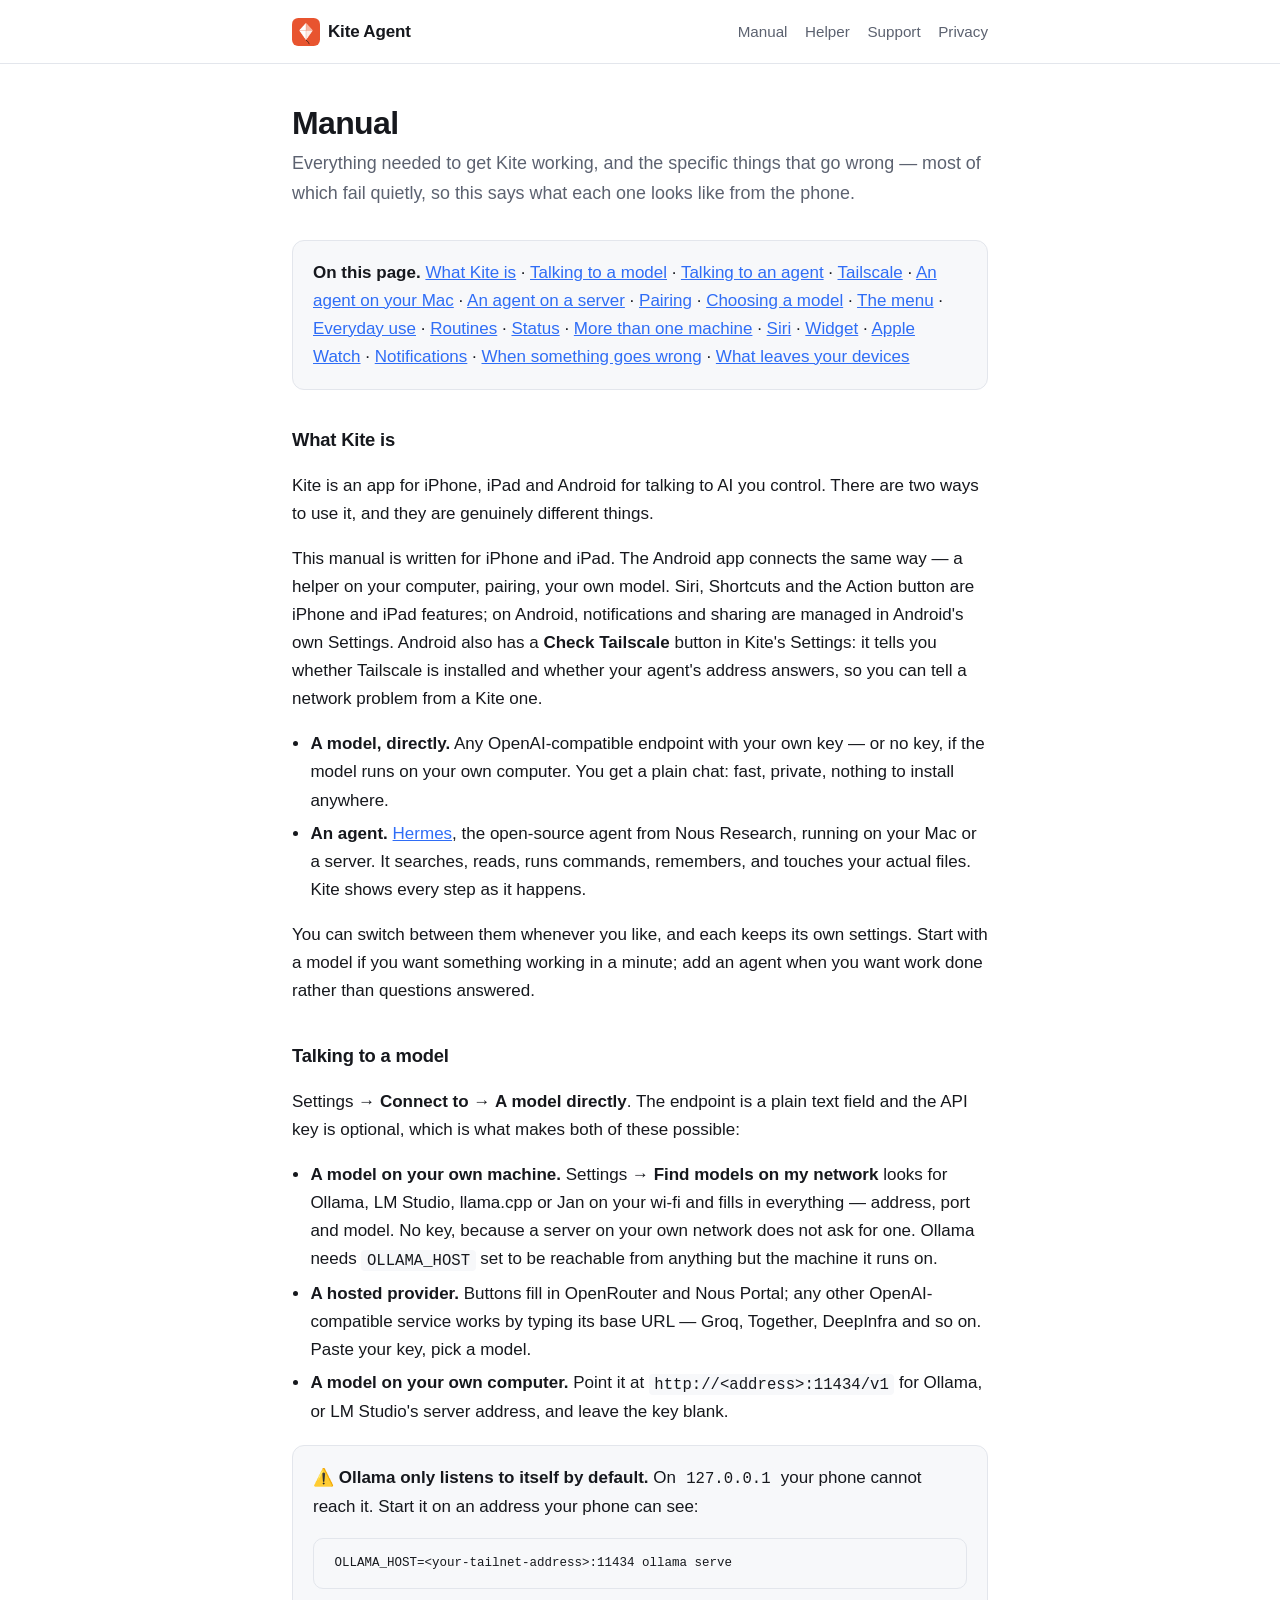
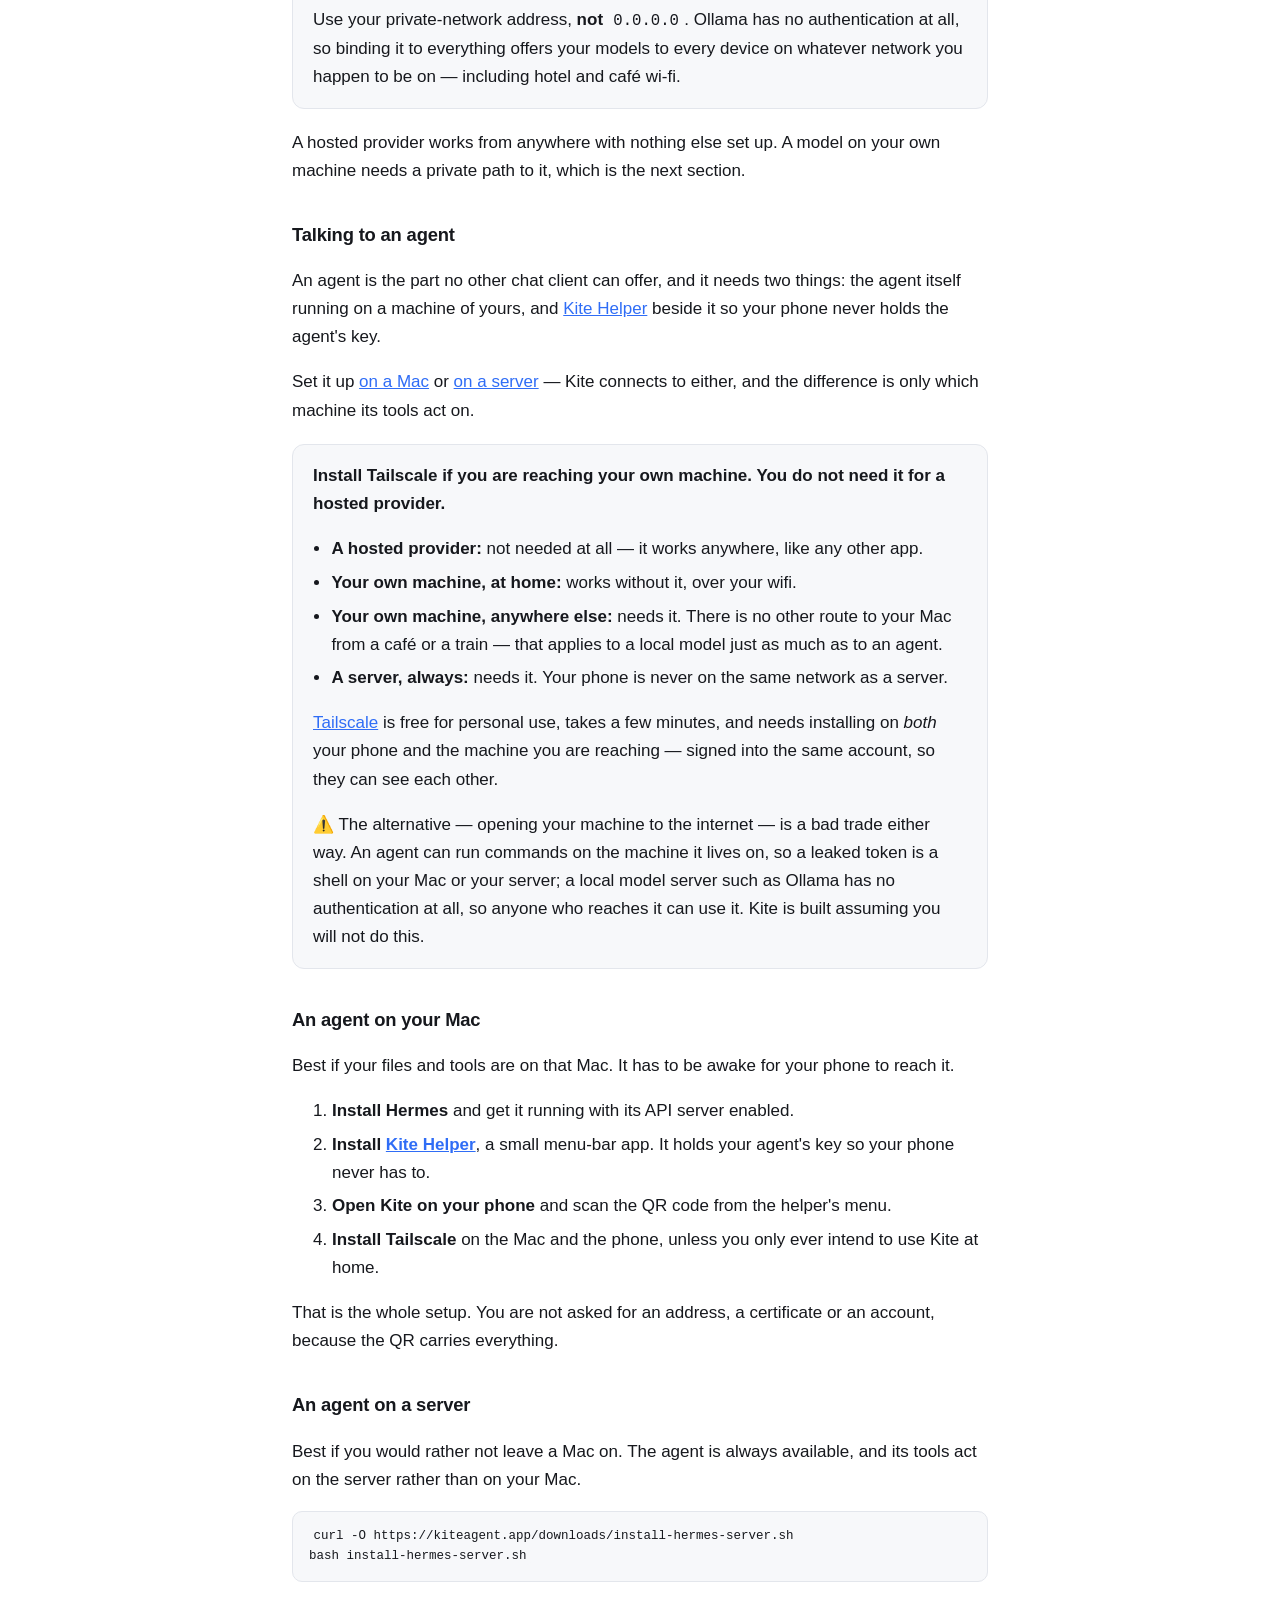
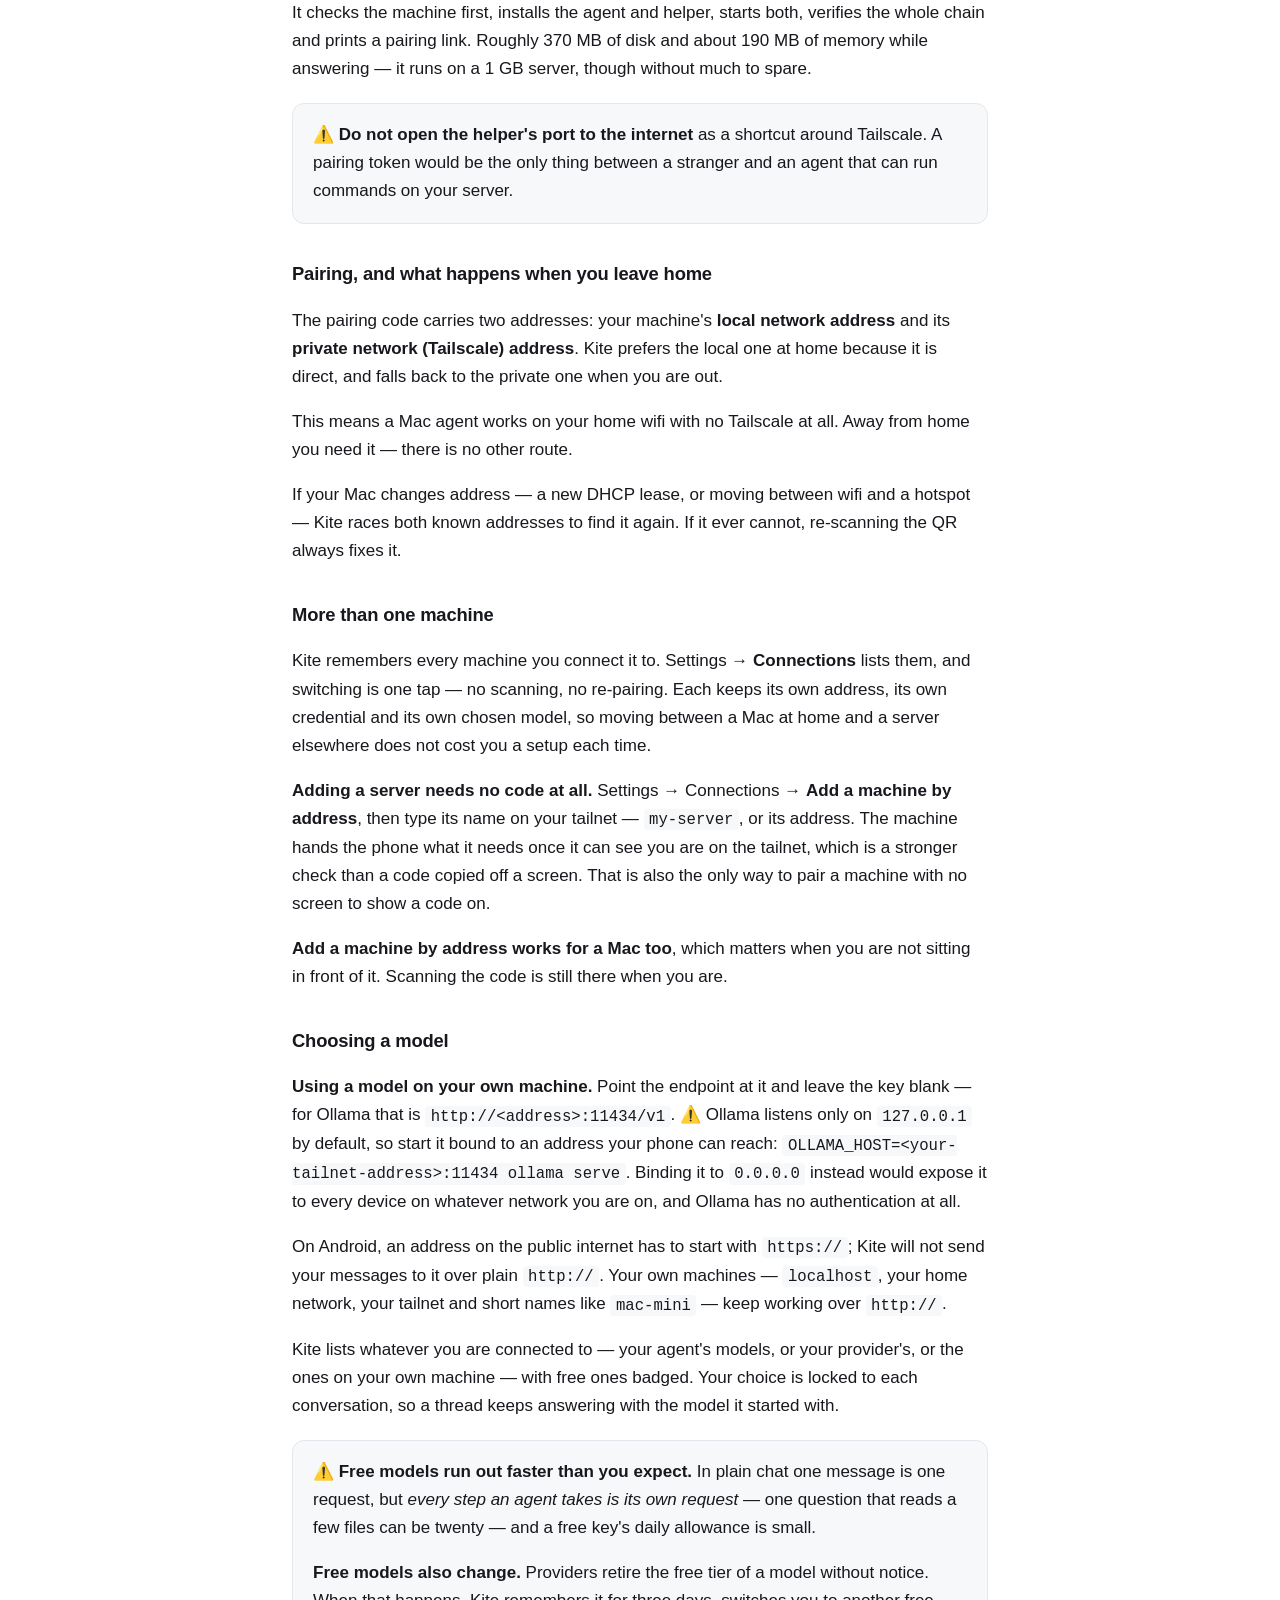
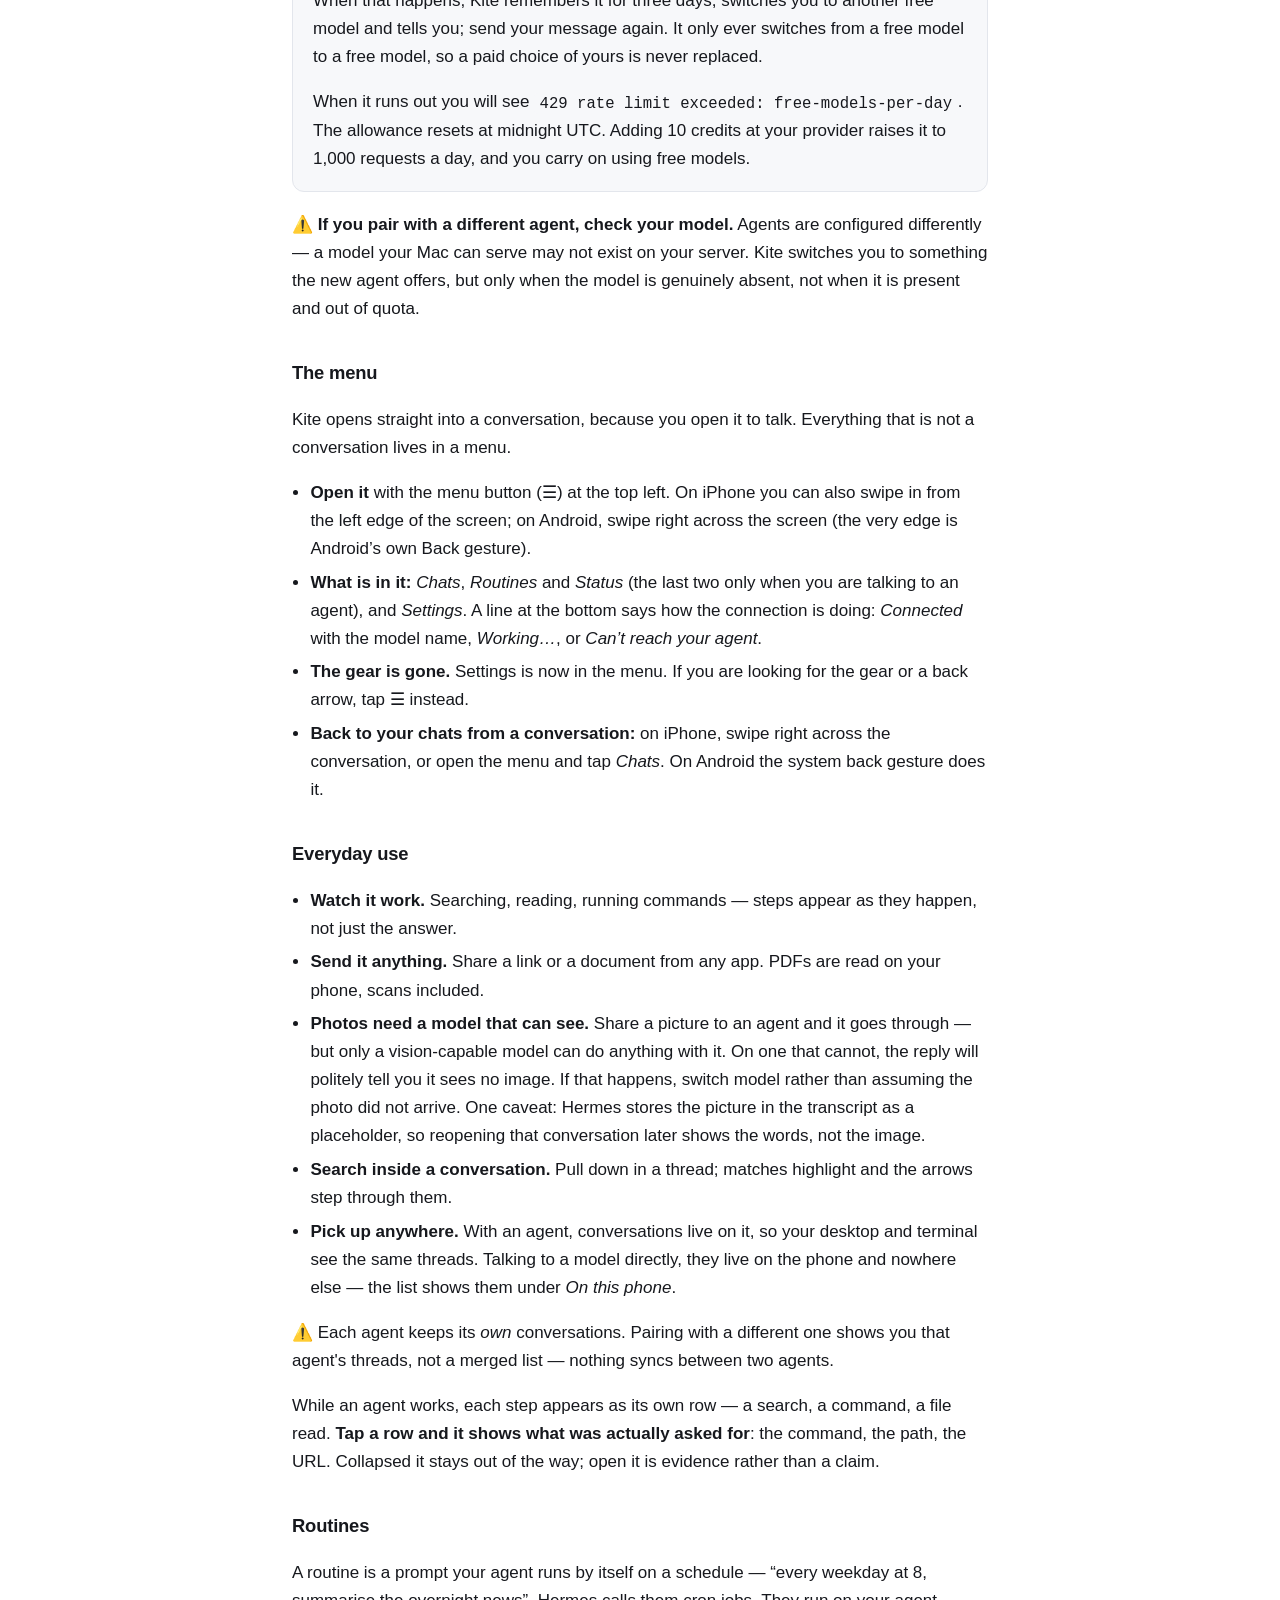
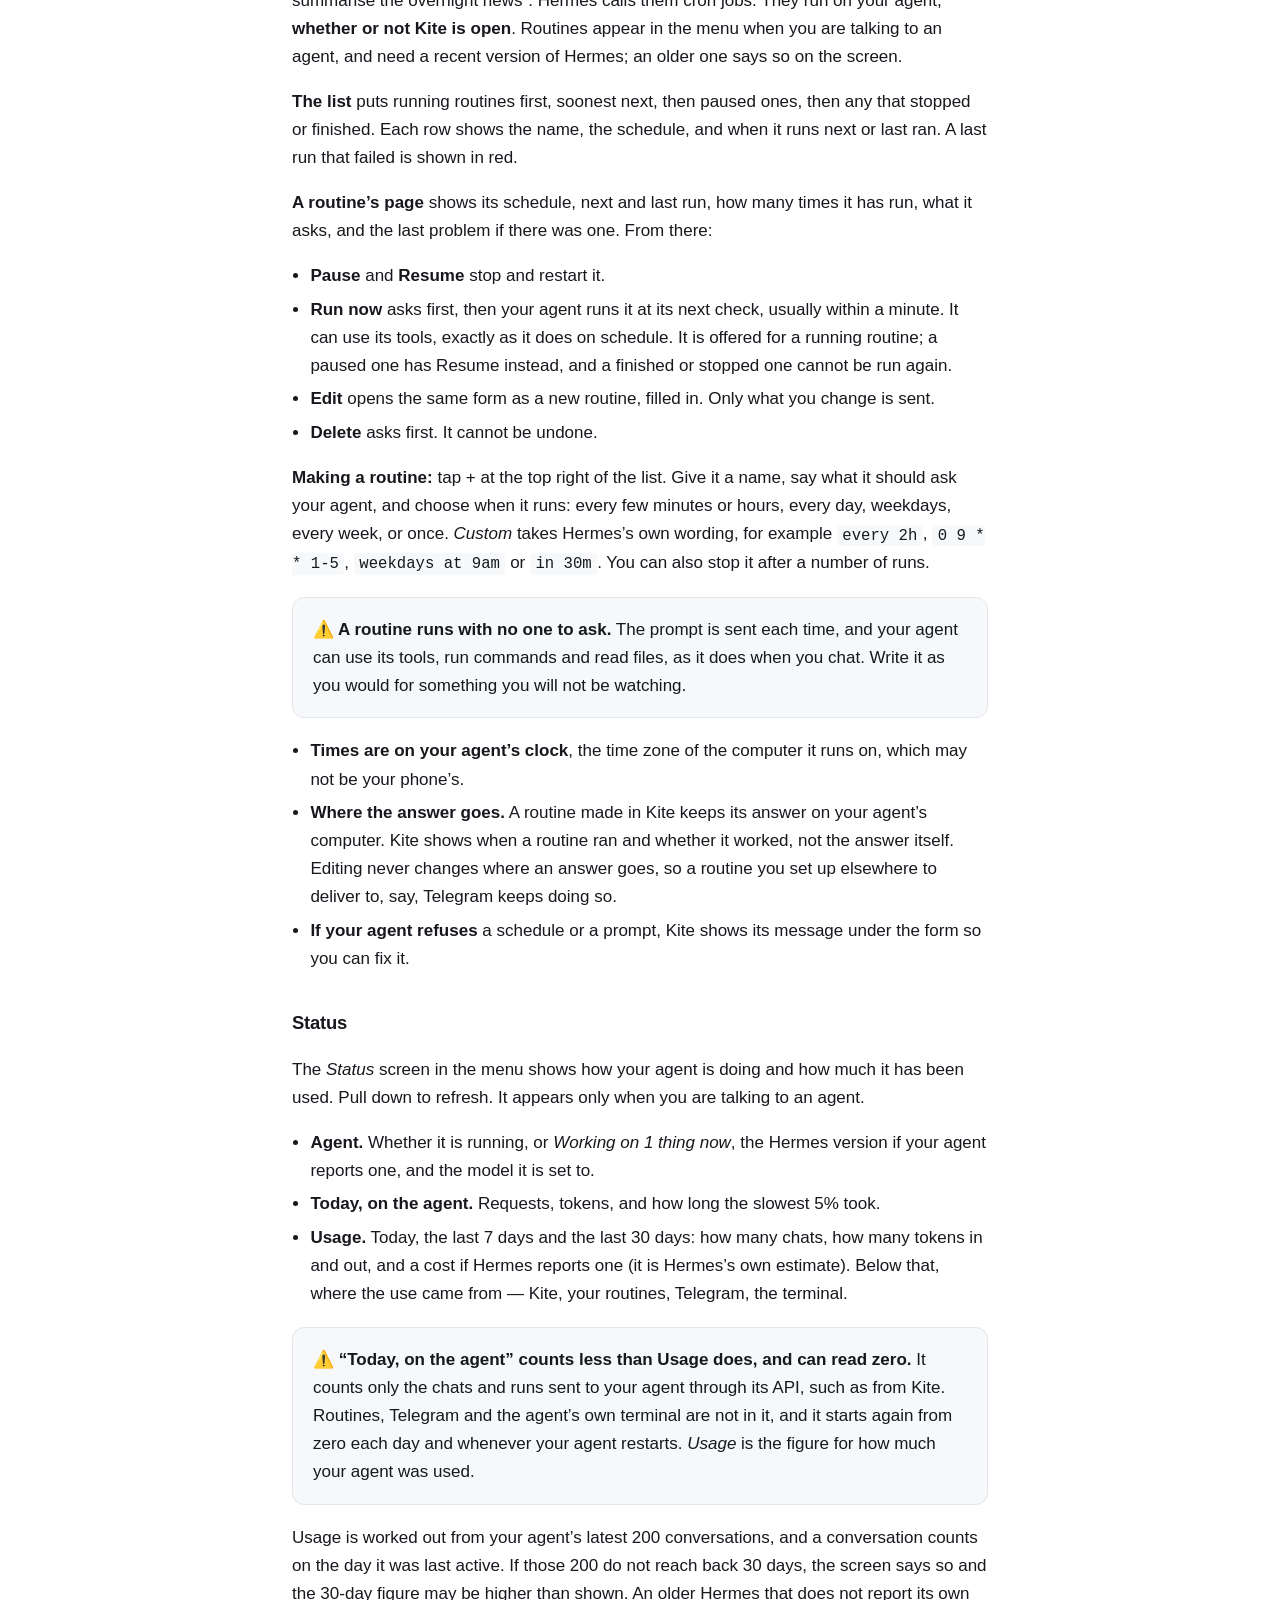
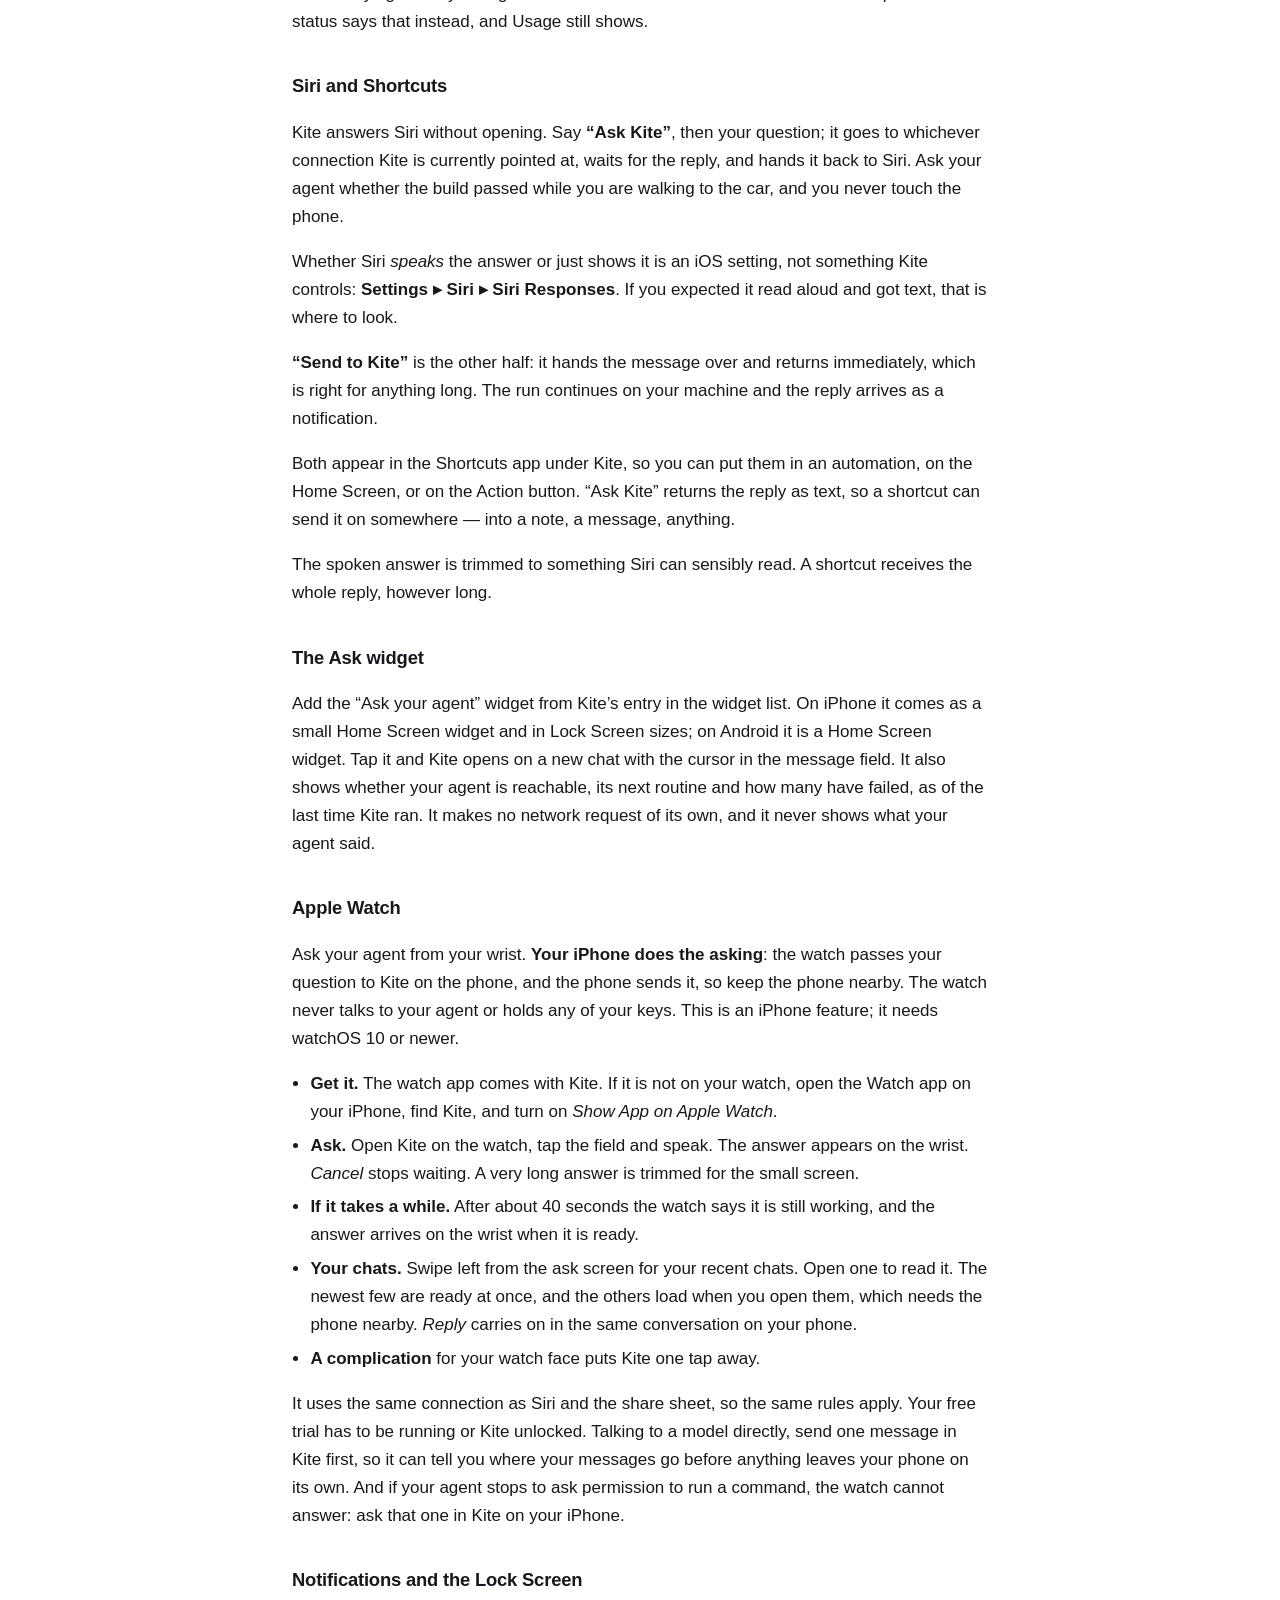
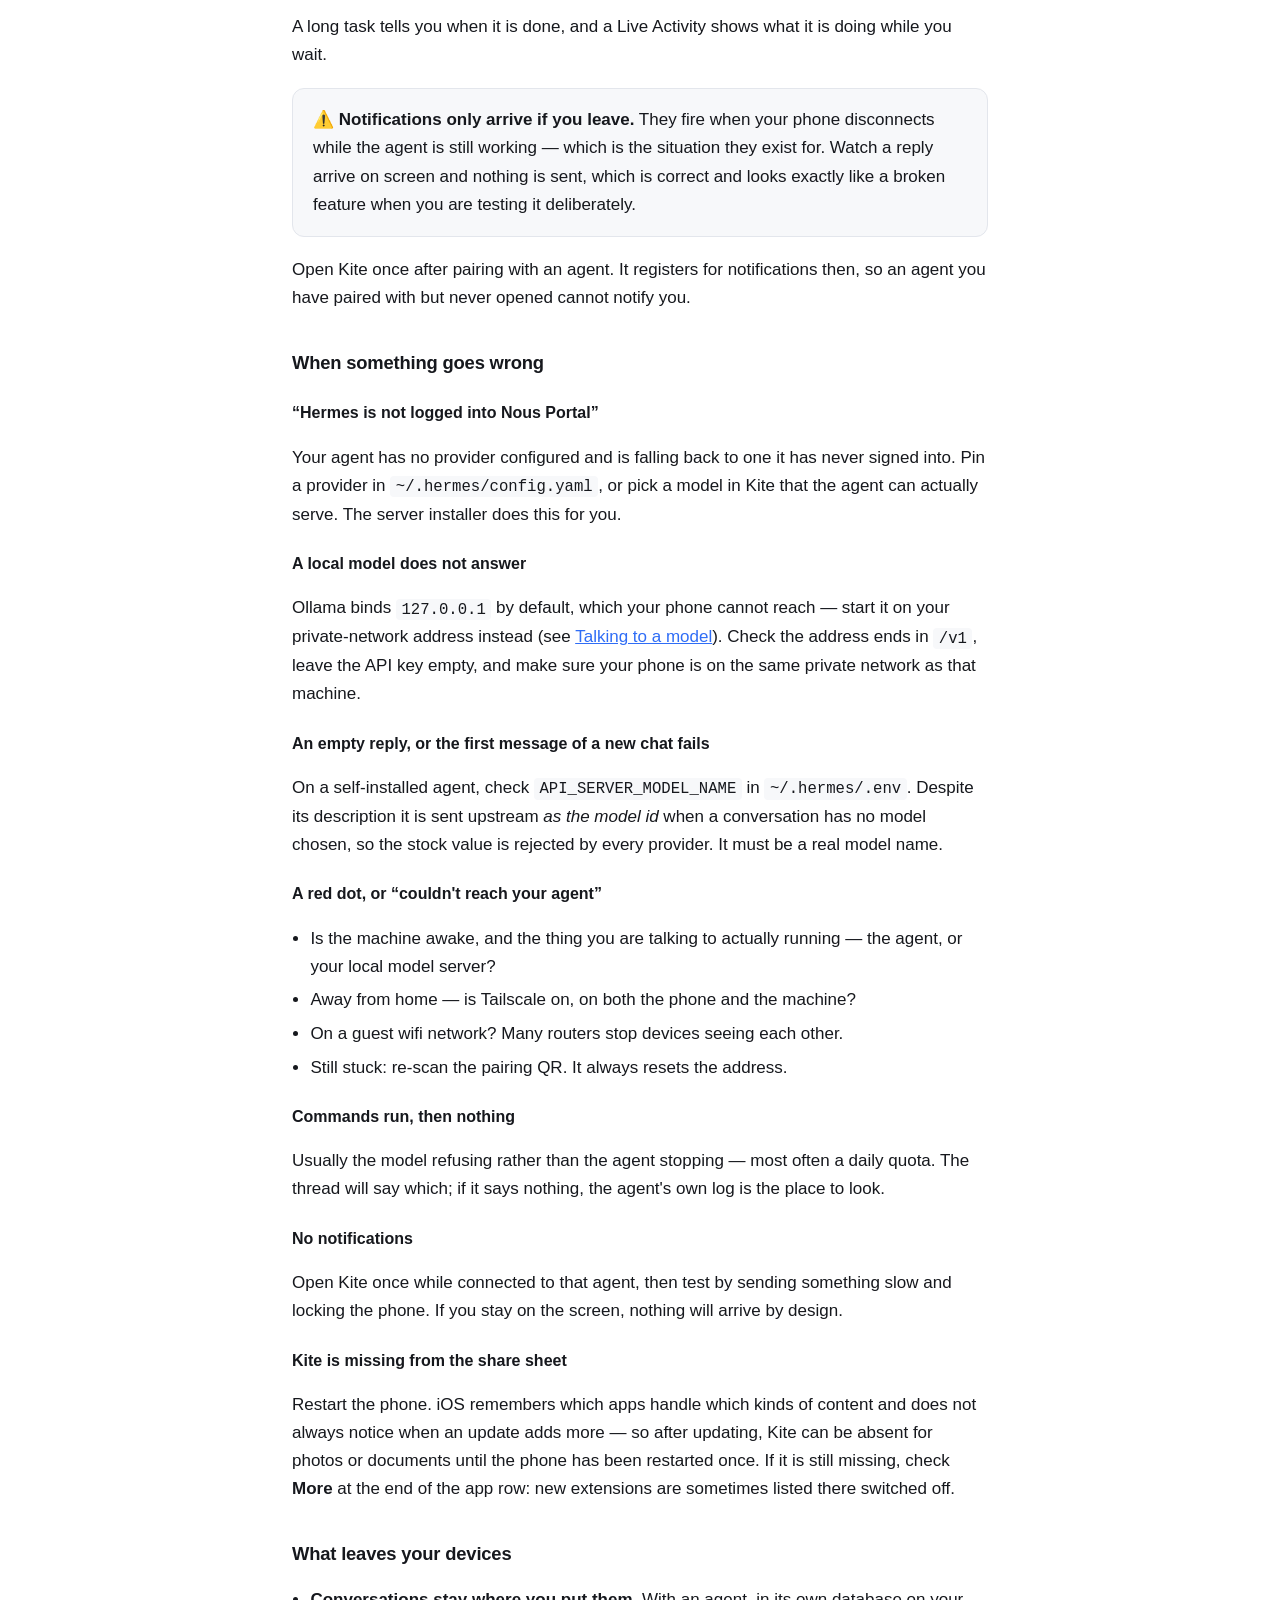
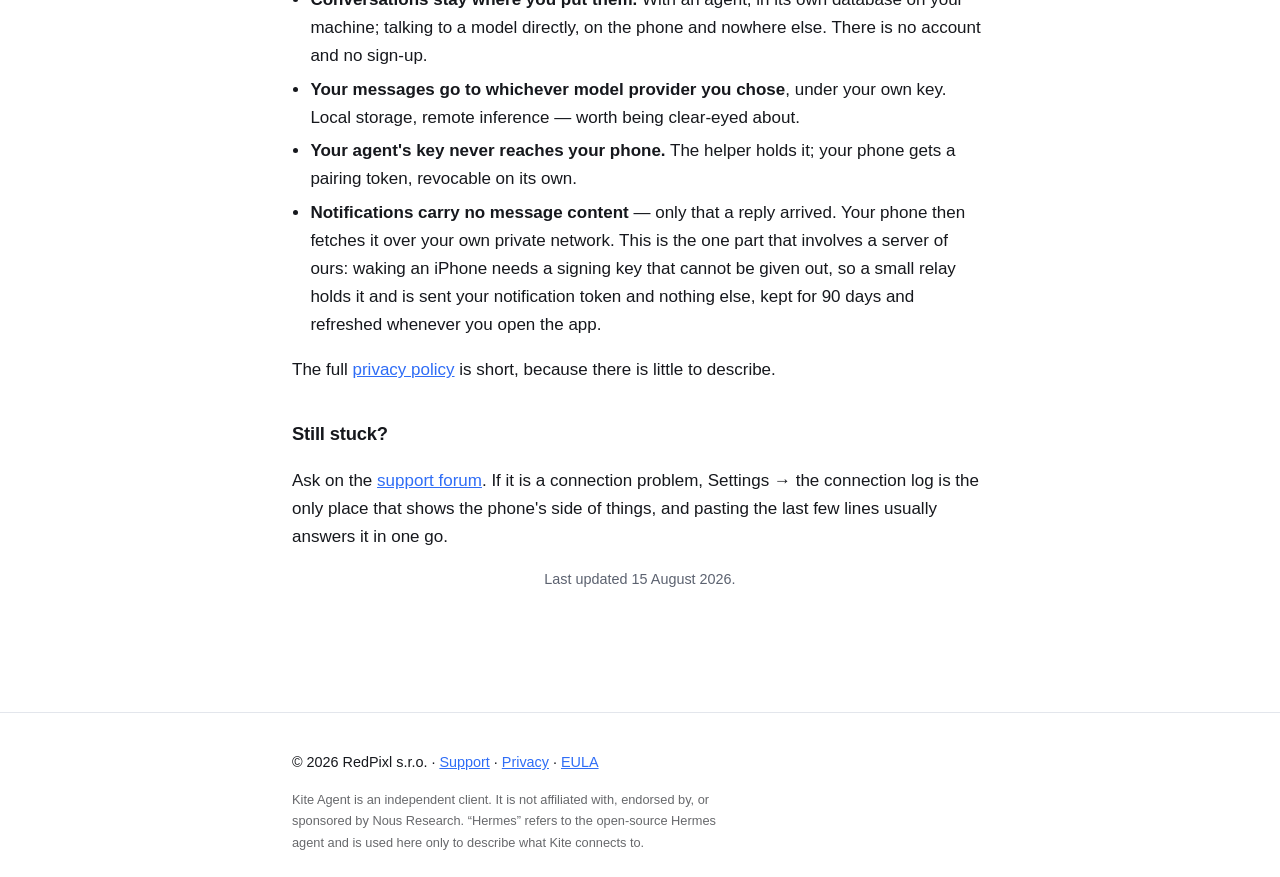
<file: manual.html>
<!doctype html>
<html lang="en">
<head>
<meta charset="utf-8">
<meta name="viewport" content="width=device-width, initial-scale=1">
<title>Manual — Kite Agent</title>
<meta name="description" content="How to set up Kite Agent with a Hermes agent on your Mac or a server, pair your phone, choose a model, and fix the things that commonly go wrong.">
<link rel="icon" href="/favicon-32.png" sizes="32x32">
<link rel="icon" href="/icon-512.png" sizes="512x512">
<link rel="apple-touch-icon" href="/apple-touch-icon.png">
<meta name="theme-color" content="#E4552F">
<link rel="canonical" href="https://kiteagent.app/manual.html">
<meta property="og:type" content="article">
<meta property="og:url" content="https://kiteagent.app/manual.html">
<meta property="og:title" content="Manual — Kite Agent">
<meta property="og:description" content="Setting up Kite Agent, pairing your phone, choosing a model, and fixing what commonly goes wrong.">
<meta property="og:image" content="https://kiteagent.app/share.png">
<meta name="twitter:card" content="summary_large_image">
<link rel="stylesheet" href="style.css?v=2d63e898">
</head>
<body>
<header><div class="wrap">
  <a class="mark" href="/"><img src="/icon-96.png" alt="" width="28" height="28">Kite Agent</a>
  <nav><a href="/manual.html">Manual</a><a href="/download.html">Helper</a><a href="/support.html">Support</a><a href="/privacy.html">Privacy</a></nav>
</div></header>

<main class="wrap">
<h1>Manual</h1>
<p class="lede">Everything needed to get Kite working, and the specific things that go wrong — most of which fail quietly, so this says what each one looks like from the phone.</p>

<div class="card">
<p><strong>On this page.</strong>
<a href="#what">What Kite is</a> ·
<a href="#model">Talking to a model</a> ·
<a href="#agent">Talking to an agent</a> ·
<a href="#tailscale">Tailscale</a> ·
<a href="#mac">An agent on your Mac</a> ·
<a href="#server">An agent on a server</a> ·
<a href="#pairing">Pairing</a> ·
<a href="#models">Choosing a model</a> ·
<a href="#menu">The menu</a> ·
<a href="#using">Everyday use</a> ·
<a href="#routines">Routines</a> ·
<a href="#status">Status</a> ·
<a href="#connections">More than one machine</a> ·
<a href="#siri">Siri</a> ·
<a href="#widget">Widget</a> ·
<a href="#watch">Apple Watch</a> ·
<a href="#notifications">Notifications</a> ·
<a href="#trouble">When something goes wrong</a> ·
<a href="#privacy">What leaves your devices</a></p>
</div>

<h2 id="what">What Kite is</h2>
<p>Kite is an app for iPhone, iPad and Android for talking to AI you control. There are two ways to use it, and they are genuinely different things.</p>
<p class="note">This manual is written for iPhone and iPad. The Android app connects the same way — a helper on your computer, pairing, your own model. Siri, Shortcuts and the Action button are iPhone and iPad features; on Android, notifications and sharing are managed in Android's own Settings. Android also has a <strong>Check Tailscale</strong> button in Kite's Settings: it tells you whether Tailscale is installed and whether your agent's address answers, so you can tell a network problem from a Kite one.</p>
<ul>
  <li><strong>A model, directly.</strong> Any OpenAI-compatible endpoint with your own key — or no key, if the model runs on your own computer. You get a plain chat: fast, private, nothing to install anywhere.</li>
  <li><strong>An agent.</strong> <a href="https://github.com/NousResearch/hermes-agent">Hermes</a>, the open-source agent from Nous Research, running on your Mac or a server. It searches, reads, runs commands, remembers, and touches your actual files. Kite shows every step as it happens.</li>
</ul>
<p>You can switch between them whenever you like, and each keeps its own settings. Start with a model if you want something working in a minute; add an agent when you want work done rather than questions answered.</p>

<h2 id="model">Talking to a model</h2>
<p>Settings → <strong>Connect to</strong> → <strong>A model directly</strong>. The endpoint is a plain text field and the API key is optional, which is what makes both of these possible:</p>
<ul>
  <li><strong>A model on your own machine.</strong> Settings → <strong>Find models on my network</strong> looks for Ollama, LM Studio, llama.cpp or Jan on your wi-fi and fills in everything — address, port and model. No key, because a server on your own network does not ask for one. Ollama needs <code>OLLAMA_HOST</code> set to be reachable from anything but the machine it runs on.</li>
  <li><strong>A hosted provider.</strong> Buttons fill in OpenRouter and Nous Portal; any other OpenAI-compatible service works by typing its base URL — Groq, Together, DeepInfra and so on. Paste your key, pick a model.</li>
  <li><strong>A model on your own computer.</strong> Point it at <code>http://&lt;address&gt;:11434/v1</code> for Ollama, or LM Studio's server address, and leave the key blank.</li>
</ul>
<div class="card">
<p><strong>⚠️ Ollama only listens to itself by default.</strong> On <code>127.0.0.1</code> your phone cannot reach it. Start it on an address your phone can see:</p>
<pre><code>OLLAMA_HOST=&lt;your-tailnet-address&gt;:11434 ollama serve</code></pre>
<p>Use your private-network address, <strong>not</strong> <code>0.0.0.0</code>. Ollama has no authentication at all, so binding it to everything offers your models to every device on whatever network you happen to be on — including hotel and café wi-fi.</p>
</div>
<p>A hosted provider works from anywhere with nothing else set up. A model on your own machine needs a private path to it, which is the next section.</p>

<h2 id="agent">Talking to an agent</h2>
<p>An agent is the part no other chat client can offer, and it needs two things: the agent itself running on a machine of yours, and <a href="/download.html">Kite Helper</a> beside it so your phone never holds the agent's key.</p>
<p>Set it up <a href="#mac">on a Mac</a> or <a href="#server">on a server</a> — Kite connects to either, and the difference is only which machine its tools act on.</p>

<div class="card" id="tailscale">
<p><strong>Install Tailscale if you are reaching your own machine. You do not need it for a hosted provider.</strong></p>
<ul>
<li><strong>A hosted provider:</strong> not needed at all — it works anywhere, like any other app.</li>
<li><strong>Your own machine, at home:</strong> works without it, over your wifi.</li>
<li><strong>Your own machine, anywhere else:</strong> needs it. There is no other route to your Mac from a café or a train — that applies to a local model just as much as to an agent.</li>
<li><strong>A server, always:</strong> needs it. Your phone is never on the same network as a server.</li>
</ul>
<p><a href="https://tailscale.com/download">Tailscale</a> is free for personal use, takes a few minutes, and needs installing on <em>both</em> your phone and the machine you are reaching — signed into the same account, so they can see each other.</p>
<p>⚠️ The alternative — opening your machine to the internet — is a bad trade either way. An agent can run commands on the machine it lives on, so a leaked token is a shell on your Mac or your server; a local model server such as Ollama has no authentication at all, so anyone who reaches it can use it. Kite is built assuming you will not do this.</p>
</div>

<h2 id="mac">An agent on your Mac</h2>
<p>Best if your files and tools are on that Mac. It has to be awake for your phone to reach it.</p>
<ol>
  <li><strong>Install Hermes</strong> and get it running with its API server enabled.</li>
  <li><strong>Install <a href="/download.html">Kite Helper</a></strong>, a small menu-bar app. It holds your agent's key so your phone never has to.</li>
  <li><strong>Open Kite on your phone</strong> and scan the QR code from the helper's menu.</li>
  <li><strong>Install Tailscale</strong> on the Mac and the phone, unless you only ever intend to use Kite at home.</li>
</ol>
<p>That is the whole setup. You are not asked for an address, a certificate or an account, because the QR carries everything.</p>

<h2 id="server">An agent on a server</h2>
<p>Best if you would rather not leave a Mac on. The agent is always available, and its tools act on the server rather than on your Mac.</p>
<pre><code>curl -O https://kiteagent.app/downloads/install-hermes-server.sh
bash install-hermes-server.sh</code></pre>
<p>It checks the machine first, installs the agent and helper, starts both, verifies the whole chain and prints a pairing link. Roughly 370 MB of disk and about 190 MB of memory while answering — it runs on a 1 GB server, though without much to spare.</p>
<div class="card">
<p>⚠️ <strong>Do not open the helper's port to the internet</strong> as a shortcut around Tailscale. A pairing token would be the only thing between a stranger and an agent that can run commands on your server.</p>
</div>

<h2 id="pairing">Pairing, and what happens when you leave home</h2>
<p>The pairing code carries two addresses: your machine's <strong>local network address</strong> and its <strong>private network (Tailscale) address</strong>. Kite prefers the local one at home because it is direct, and falls back to the private one when you are out.</p>
<p>This means a Mac agent works on your home wifi with no Tailscale at all. Away from home you need it — there is no other route.</p>
<p>If your Mac changes address — a new DHCP lease, or moving between wifi and a hotspot — Kite races both known addresses to find it again. If it ever cannot, re-scanning the QR always fixes it.</p>

<h2 id="connections">More than one machine</h2>
<p>Kite remembers every machine you connect it to. Settings → <strong>Connections</strong> lists them, and switching is one tap — no scanning, no re-pairing. Each keeps its own address, its own credential and its own chosen model, so moving between a Mac at home and a server elsewhere does not cost you a setup each time.</p>
<p><strong>Adding a server needs no code at all.</strong> Settings → Connections → <strong>Add a machine by address</strong>, then type its name on your tailnet — <code>my-server</code>, or its address. The machine hands the phone what it needs once it can see you are on the tailnet, which is a stronger check than a code copied off a screen. That is also the only way to pair a machine with no screen to show a code on.</p>
<p><strong>Add a machine by address works for a Mac too</strong>, which matters when you are not sitting in front of it. Scanning the code is still there when you are.</p>

<h2 id="models">Choosing a model</h2>
<p><strong>Using a model on your own machine.</strong> Point the endpoint at it and leave the key blank — for Ollama that is <code>http://&lt;address&gt;:11434/v1</code>. ⚠️ Ollama listens only on <code>127.0.0.1</code> by default, so start it bound to an address your phone can reach: <code>OLLAMA_HOST=&lt;your-tailnet-address&gt;:11434 ollama serve</code>. Binding it to <code>0.0.0.0</code> instead would expose it to every device on whatever network you are on, and Ollama has no authentication at all.</p>
<p>On Android, an address on the public internet has to start with <code>https://</code>; Kite will not send your messages to it over plain <code>http://</code>. Your own machines — <code>localhost</code>, your home network, your tailnet and short names like <code>mac-mini</code> — keep working over <code>http://</code>.</p>
<p>Kite lists whatever you are connected to — your agent's models, or your provider's, or the ones on your own machine — with free ones badged. Your choice is locked to each conversation, so a thread keeps answering with the model it started with.</p>
<div class="card">
<p><strong>⚠️ Free models run out faster than you expect.</strong> In plain chat one message is one request, but <em>every step an agent takes is its own request</em> — one question that reads a few files can be twenty — and a free key's daily allowance is small.</p>
<p><strong>Free models also change.</strong> Providers retire the free tier of a model without notice. When that happens, Kite remembers it for three days, switches you to another free model and tells you; send your message again. It only ever switches from a free model to a free model, so a paid choice of yours is never replaced.</p>
<p>When it runs out you will see <code>429 rate limit exceeded: free-models-per-day</code>. The allowance resets at midnight UTC. Adding 10 credits at your provider raises it to 1,000 requests a day, and you carry on using free models.</p>
</div>
<p>⚠️ <strong>If you pair with a different agent, check your model.</strong> Agents are configured differently — a model your Mac can serve may not exist on your server. Kite switches you to something the new agent offers, but only when the model is genuinely absent, not when it is present and out of quota.</p>

<h2 id="menu">The menu</h2>
<p>Kite opens straight into a conversation, because you open it to talk. Everything that is not a conversation lives in a menu.</p>
<ul>
  <li><strong>Open it</strong> with the menu button (☰) at the top left. On iPhone you can also swipe in from the left edge of the screen; on Android, swipe right across the screen (the very edge is Android’s own Back gesture).</li>
  <li><strong>What is in it:</strong> <em>Chats</em>, <em>Routines</em> and <em>Status</em> (the last two only when you are talking to an agent), and <em>Settings</em>. A line at the bottom says how the connection is doing: <em>Connected</em> with the model name, <em>Working…</em>, or <em>Can’t reach your agent</em>.</li>
  <li><strong>The gear is gone.</strong> Settings is now in the menu. If you are looking for the gear or a back arrow, tap ☰ instead.</li>
  <li><strong>Back to your chats from a conversation:</strong> on iPhone, swipe right across the conversation, or open the menu and tap <em>Chats</em>. On Android the system back gesture does it.</li>
</ul>

<h2 id="using">Everyday use</h2>
<ul>
  <li><strong>Watch it work.</strong> Searching, reading, running commands — steps appear as they happen, not just the answer.</li>
  <li><strong>Send it anything.</strong> Share a link or a document from any app. PDFs are read on your phone, scans included.</li>
  <li><strong>Photos need a model that can see.</strong> Share a picture to an agent and it goes through — but only a vision-capable model can do anything with it. On one that cannot, the reply will politely tell you it sees no image. If that happens, switch model rather than assuming the photo did not arrive. One caveat: Hermes stores the picture in the transcript as a placeholder, so reopening that conversation later shows the words, not the image.</li>
  <li><strong>Search inside a conversation.</strong> Pull down in a thread; matches highlight and the arrows step through them.</li>
  <li><strong>Pick up anywhere.</strong> With an agent, conversations live on it, so your desktop and terminal see the same threads. Talking to a model directly, they live on the phone and nowhere else — the list shows them under <em>On this phone</em>.</li>
</ul>
<p>⚠️ Each agent keeps its <em>own</em> conversations. Pairing with a different one shows you that agent's threads, not a merged list — nothing syncs between two agents.</p>

<p>While an agent works, each step appears as its own row — a search, a command, a file read. <strong>Tap a row and it shows what was actually asked for</strong>: the command, the path, the URL. Collapsed it stays out of the way; open it is evidence rather than a claim.</p>

<h2 id="routines">Routines</h2>
<p>A routine is a prompt your agent runs by itself on a schedule — “every weekday at 8, summarise the overnight news”. Hermes calls them cron jobs. They run on your agent, <strong>whether or not Kite is open</strong>. Routines appear in the menu when you are talking to an agent, and need a recent version of Hermes; an older one says so on the screen.</p>
<p><strong>The list</strong> puts running routines first, soonest next, then paused ones, then any that stopped or finished. Each row shows the name, the schedule, and when it runs next or last ran. A last run that failed is shown in red.</p>
<p><strong>A routine’s page</strong> shows its schedule, next and last run, how many times it has run, what it asks, and the last problem if there was one. From there:</p>
<ul>
  <li><strong>Pause</strong> and <strong>Resume</strong> stop and restart it.</li>
  <li><strong>Run now</strong> asks first, then your agent runs it at its next check, usually within a minute. It can use its tools, exactly as it does on schedule. It is offered for a running routine; a paused one has Resume instead, and a finished or stopped one cannot be run again.</li>
  <li><strong>Edit</strong> opens the same form as a new routine, filled in. Only what you change is sent.</li>
  <li><strong>Delete</strong> asks first. It cannot be undone.</li>
</ul>
<p><strong>Making a routine:</strong> tap + at the top right of the list. Give it a name, say what it should ask your agent, and choose when it runs: every few minutes or hours, every day, weekdays, every week, or once. <em>Custom</em> takes Hermes’s own wording, for example <code>every 2h</code>, <code>0 9 * * 1-5</code>, <code>weekdays at 9am</code> or <code>in 30m</code>. You can also stop it after a number of runs.</p>
<div class="card">
<p><strong>⚠️ A routine runs with no one to ask.</strong> The prompt is sent each time, and your agent can use its tools, run commands and read files, as it does when you chat. Write it as you would for something you will not be watching.</p>
</div>
<ul>
  <li><strong>Times are on your agent’s clock</strong>, the time zone of the computer it runs on, which may not be your phone’s.</li>
  <li><strong>Where the answer goes.</strong> A routine made in Kite keeps its answer on your agent’s computer. Kite shows when a routine ran and whether it worked, not the answer itself. Editing never changes where an answer goes, so a routine you set up elsewhere to deliver to, say, Telegram keeps doing so.</li>
  <li><strong>If your agent refuses</strong> a schedule or a prompt, Kite shows its message under the form so you can fix it.</li>
</ul>

<h2 id="status">Status</h2>
<p>The <em>Status</em> screen in the menu shows how your agent is doing and how much it has been used. Pull down to refresh. It appears only when you are talking to an agent.</p>
<ul>
  <li><strong>Agent.</strong> Whether it is running, or <em>Working on 1 thing now</em>, the Hermes version if your agent reports one, and the model it is set to.</li>
  <li><strong>Today, on the agent.</strong> Requests, tokens, and how long the slowest 5% took.</li>
  <li><strong>Usage.</strong> Today, the last 7 days and the last 30 days: how many chats, how many tokens in and out, and a cost if Hermes reports one (it is Hermes’s own estimate). Below that, where the use came from — Kite, your routines, Telegram, the terminal.</li>
</ul>
<div class="card">
<p><strong>⚠️ “Today, on the agent” counts less than Usage does, and can read zero.</strong> It counts only the chats and runs sent to your agent through its API, such as from Kite. Routines, Telegram and the agent’s own terminal are not in it, and it starts again from zero each day and whenever your agent restarts. <em>Usage</em> is the figure for how much your agent was used.</p>
</div>
<p>Usage is worked out from your agent’s latest 200 conversations, and a conversation counts on the day it was last active. If those 200 do not reach back 30 days, the screen says so and the 30-day figure may be higher than shown. An older Hermes that does not report its own status says that instead, and Usage still shows.</p>

<h2 id="siri">Siri and Shortcuts</h2>
<p>Kite answers Siri without opening. Say <strong>“Ask Kite”</strong>, then your question; it goes to whichever connection Kite is currently pointed at, waits for the reply, and hands it back to Siri. Ask your agent whether the build passed while you are walking to the car, and you never touch the phone.</p>
<p class="note">Whether Siri <em>speaks</em> the answer or just shows it is an iOS setting, not something Kite controls: <strong>Settings ▸ Siri ▸ Siri Responses</strong>. If you expected it read aloud and got text, that is where to look.</p>
<p><strong>“Send to Kite”</strong> is the other half: it hands the message over and returns immediately, which is right for anything long. The run continues on your machine and the reply arrives as a notification.</p>
<p>Both appear in the Shortcuts app under Kite, so you can put them in an automation, on the Home Screen, or on the Action button. “Ask Kite” returns the reply as text, so a shortcut can send it on somewhere — into a note, a message, anything.</p>
<p class="note">The spoken answer is trimmed to something Siri can sensibly read. A shortcut receives the whole reply, however long.</p>

<h2 id="widget">The Ask widget</h2>
<p>Add the “Ask your agent” widget from Kite’s entry in the widget list. On iPhone it comes as a small Home Screen widget and in Lock Screen sizes; on Android it is a Home Screen widget. Tap it and Kite opens on a new chat with the cursor in the message field. It also shows whether your agent is reachable, its next routine and how many have failed, as of the last time Kite ran. It makes no network request of its own, and it never shows what your agent said.</p>

<h2 id="watch">Apple Watch</h2>
<p>Ask your agent from your wrist. <strong>Your iPhone does the asking</strong>: the watch passes your question to Kite on the phone, and the phone sends it, so keep the phone nearby. The watch never talks to your agent or holds any of your keys. This is an iPhone feature; it needs watchOS 10 or newer.</p>
<ul>
  <li><strong>Get it.</strong> The watch app comes with Kite. If it is not on your watch, open the Watch app on your iPhone, find Kite, and turn on <em>Show App on Apple Watch</em>.</li>
  <li><strong>Ask.</strong> Open Kite on the watch, tap the field and speak. The answer appears on the wrist. <em>Cancel</em> stops waiting. A very long answer is trimmed for the small screen.</li>
  <li><strong>If it takes a while.</strong> After about 40 seconds the watch says it is still working, and the answer arrives on the wrist when it is ready.</li>
  <li><strong>Your chats.</strong> Swipe left from the ask screen for your recent chats. Open one to read it. The newest few are ready at once, and the others load when you open them, which needs the phone nearby. <em>Reply</em> carries on in the same conversation on your phone.</li>
  <li><strong>A complication</strong> for your watch face puts Kite one tap away.</li>
</ul>
<p class="note">It uses the same connection as Siri and the share sheet, so the same rules apply. Your free trial has to be running or Kite unlocked. Talking to a model directly, send one message in Kite first, so it can tell you where your messages go before anything leaves your phone on its own. And if your agent stops to ask permission to run a command, the watch cannot answer: ask that one in Kite on your iPhone.</p>

<h2 id="notifications">Notifications and the Lock Screen</h2>
<p>A long task tells you when it is done, and a Live Activity shows what it is doing while you wait.</p>
<div class="card">
<p><strong>⚠️ Notifications only arrive if you leave.</strong> They fire when your phone disconnects while the agent is still working — which is the situation they exist for. Watch a reply arrive on screen and nothing is sent, which is correct and looks exactly like a broken feature when you are testing it deliberately.</p>
</div>
<p>Open Kite once after pairing with an agent. It registers for notifications then, so an agent you have paired with but never opened cannot notify you.</p>

<h2 id="trouble">When something goes wrong</h2>

<h3>“Hermes is not logged into Nous Portal”</h3>
<p>Your agent has no provider configured and is falling back to one it has never signed into. Pin a provider in <code>~/.hermes/config.yaml</code>, or pick a model in Kite that the agent can actually serve. The server installer does this for you.</p>

<h3>A local model does not answer</h3>
<p>Ollama binds <code>127.0.0.1</code> by default, which your phone cannot reach — start it on your private-network address instead (see <a href="#model">Talking to a model</a>). Check the address ends in <code>/v1</code>, leave the API key empty, and make sure your phone is on the same private network as that machine.</p>

<h3>An empty reply, or the first message of a new chat fails</h3>
<p>On a self-installed agent, check <code>API_SERVER_MODEL_NAME</code> in <code>~/.hermes/.env</code>. Despite its description it is sent upstream <em>as the model id</em> when a conversation has no model chosen, so the stock value is rejected by every provider. It must be a real model name.</p>

<h3>A red dot, or “couldn't reach your agent”</h3>
<ul>
  <li>Is the machine awake, and the thing you are talking to actually running — the agent, or your local model server?</li>
  <li>Away from home — is Tailscale on, on both the phone and the machine?</li>
  <li>On a guest wifi network? Many routers stop devices seeing each other.</li>
  <li>Still stuck: re-scan the pairing QR. It always resets the address.</li>
</ul>

<h3>Commands run, then nothing</h3>
<p>Usually the model refusing rather than the agent stopping — most often a daily quota. The thread will say which; if it says nothing, the agent's own log is the place to look.</p>

<h3>No notifications</h3>
<p>Open Kite once while connected to that agent, then test by sending something slow and locking the phone. If you stay on the screen, nothing will arrive by design.</p>

<h3>Kite is missing from the share sheet</h3>
<p>Restart the phone. iOS remembers which apps handle which kinds of content and does not always notice when an update adds more — so after updating, Kite can be absent for photos or documents until the phone has been restarted once. If it is still missing, check <strong>More</strong> at the end of the app row: new extensions are sometimes listed there switched off.</p>

<h2 id="privacy">What leaves your devices</h2>
<ul>
  <li><strong>Conversations stay where you put them.</strong> With an agent, in its own database on your machine; talking to a model directly, on the phone and nowhere else. There is no account and no sign-up.</li>
  <li><strong>Your messages go to whichever model provider you chose</strong>, under your own key. Local storage, remote inference — worth being clear-eyed about.</li>
  <li><strong>Your agent's key never reaches your phone.</strong> The helper holds it; your phone gets a pairing token, revocable on its own.</li>
  <li><strong>Notifications carry no message content</strong> — only that a reply arrived. Your phone then fetches it over your own private network. This is the one part that involves a server of ours: waking an iPhone needs a signing key that cannot be given out, so a small relay holds it and is sent your notification token and nothing else, kept for 90 days and refreshed whenever you open the app.</li>
</ul>
<p>The full <a href="/privacy.html">privacy policy</a> is short, because there is little to describe.</p>

<h2>Still stuck?</h2>
<p>Ask on the <a href="https://github.com/jirivatka/Kite-Agent-Support/discussions">support forum</a>. If it is a connection problem, Settings → the connection log is the only place that shows the phone's side of things, and pasting the last few lines usually answers it in one go.</p>

<p class="updated">Last updated 15 August 2026.</p>
</main>

<footer><div class="wrap">
<p>© 2026 RedPixl s.r.o. · <a href="/support.html">Support</a> · <a href="/privacy.html">Privacy</a> · <a href="/eula.html">EULA</a></p>
<p class="fineprint">Kite Agent is an independent client. It is not affiliated with, endorsed by, or sponsored by Nous Research. “Hermes” refers to the open-source Hermes agent and is used here only to describe what Kite connects to.</p>
</div></footer>
<!-- Cloudflare Web Analytics — cookieless, no cross-site tracking. See /privacy.html -->
<script type='module' src='https://static.cloudflareinsights.com/beacon.min.js' data-cf-beacon='{"token": "73a5990c2cba4c96b40e4c8363a0e0a8"}'></script>
</body>
</html>
</file>
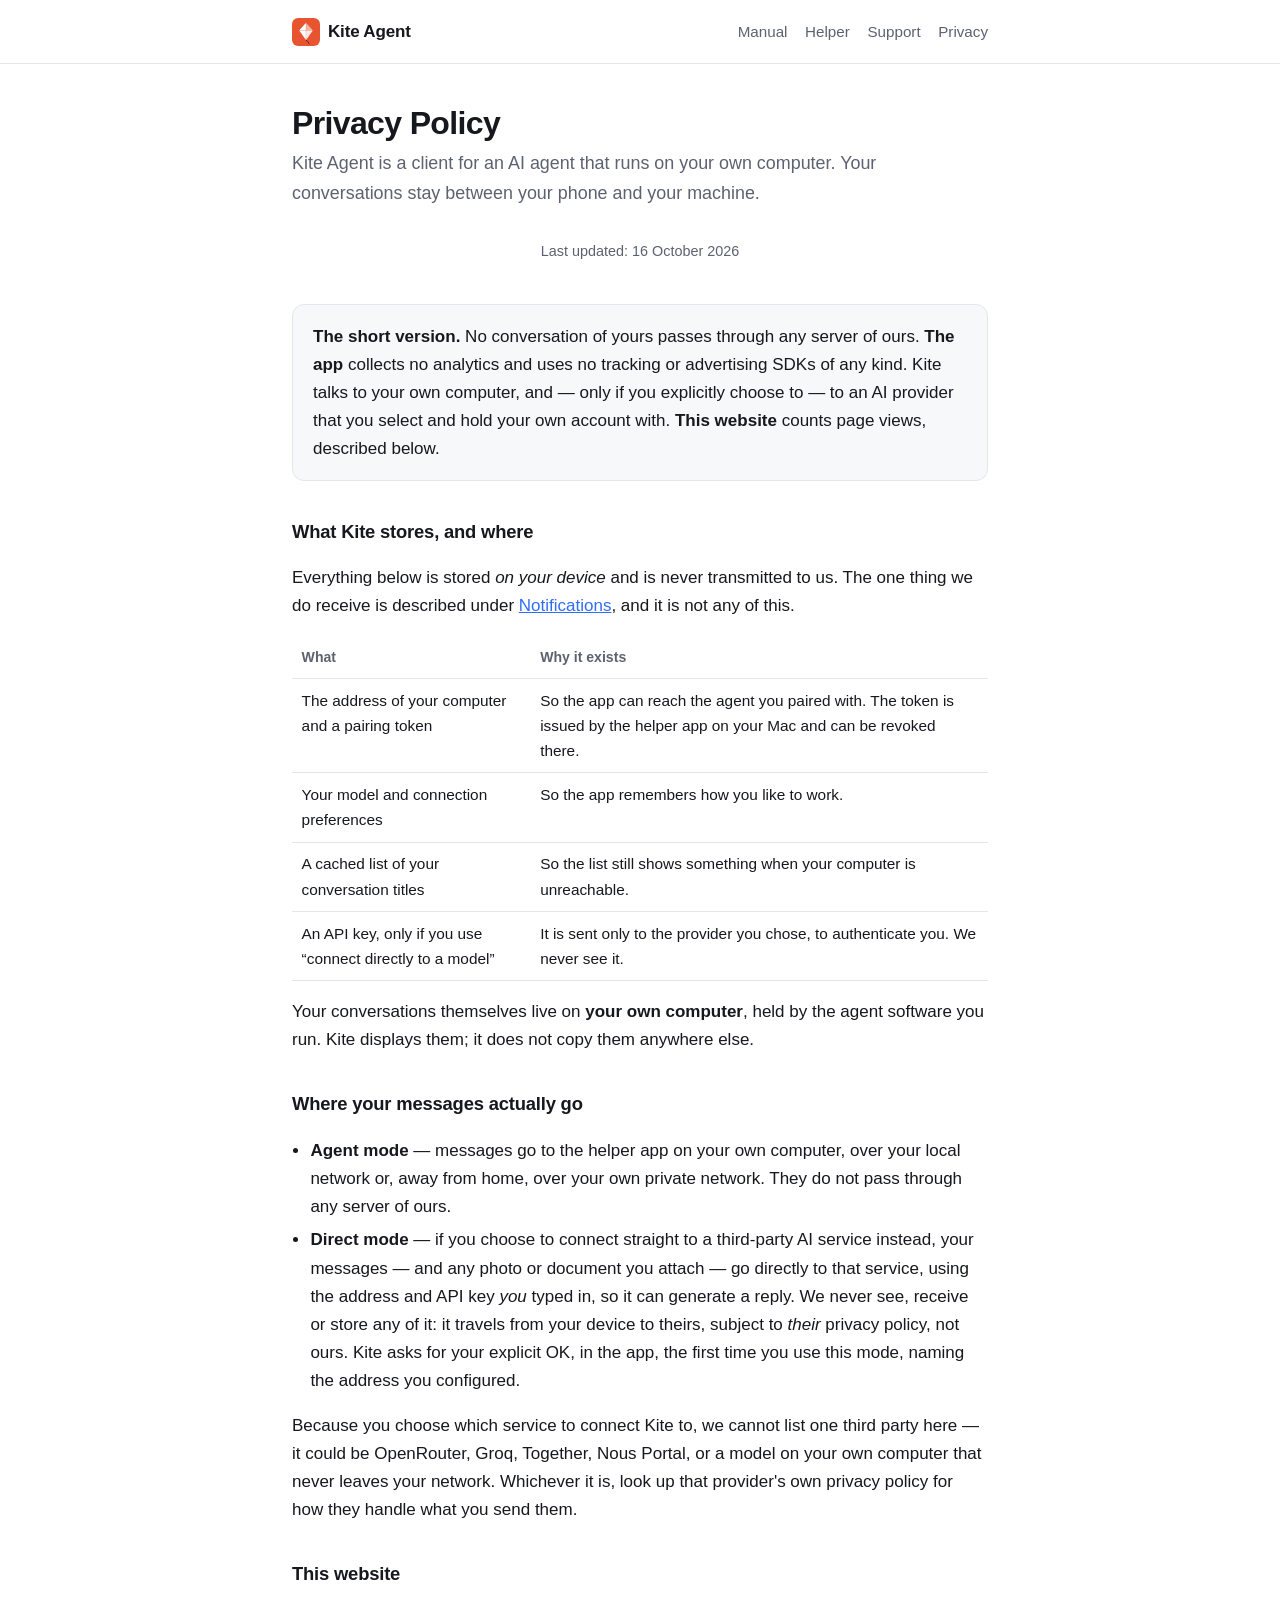
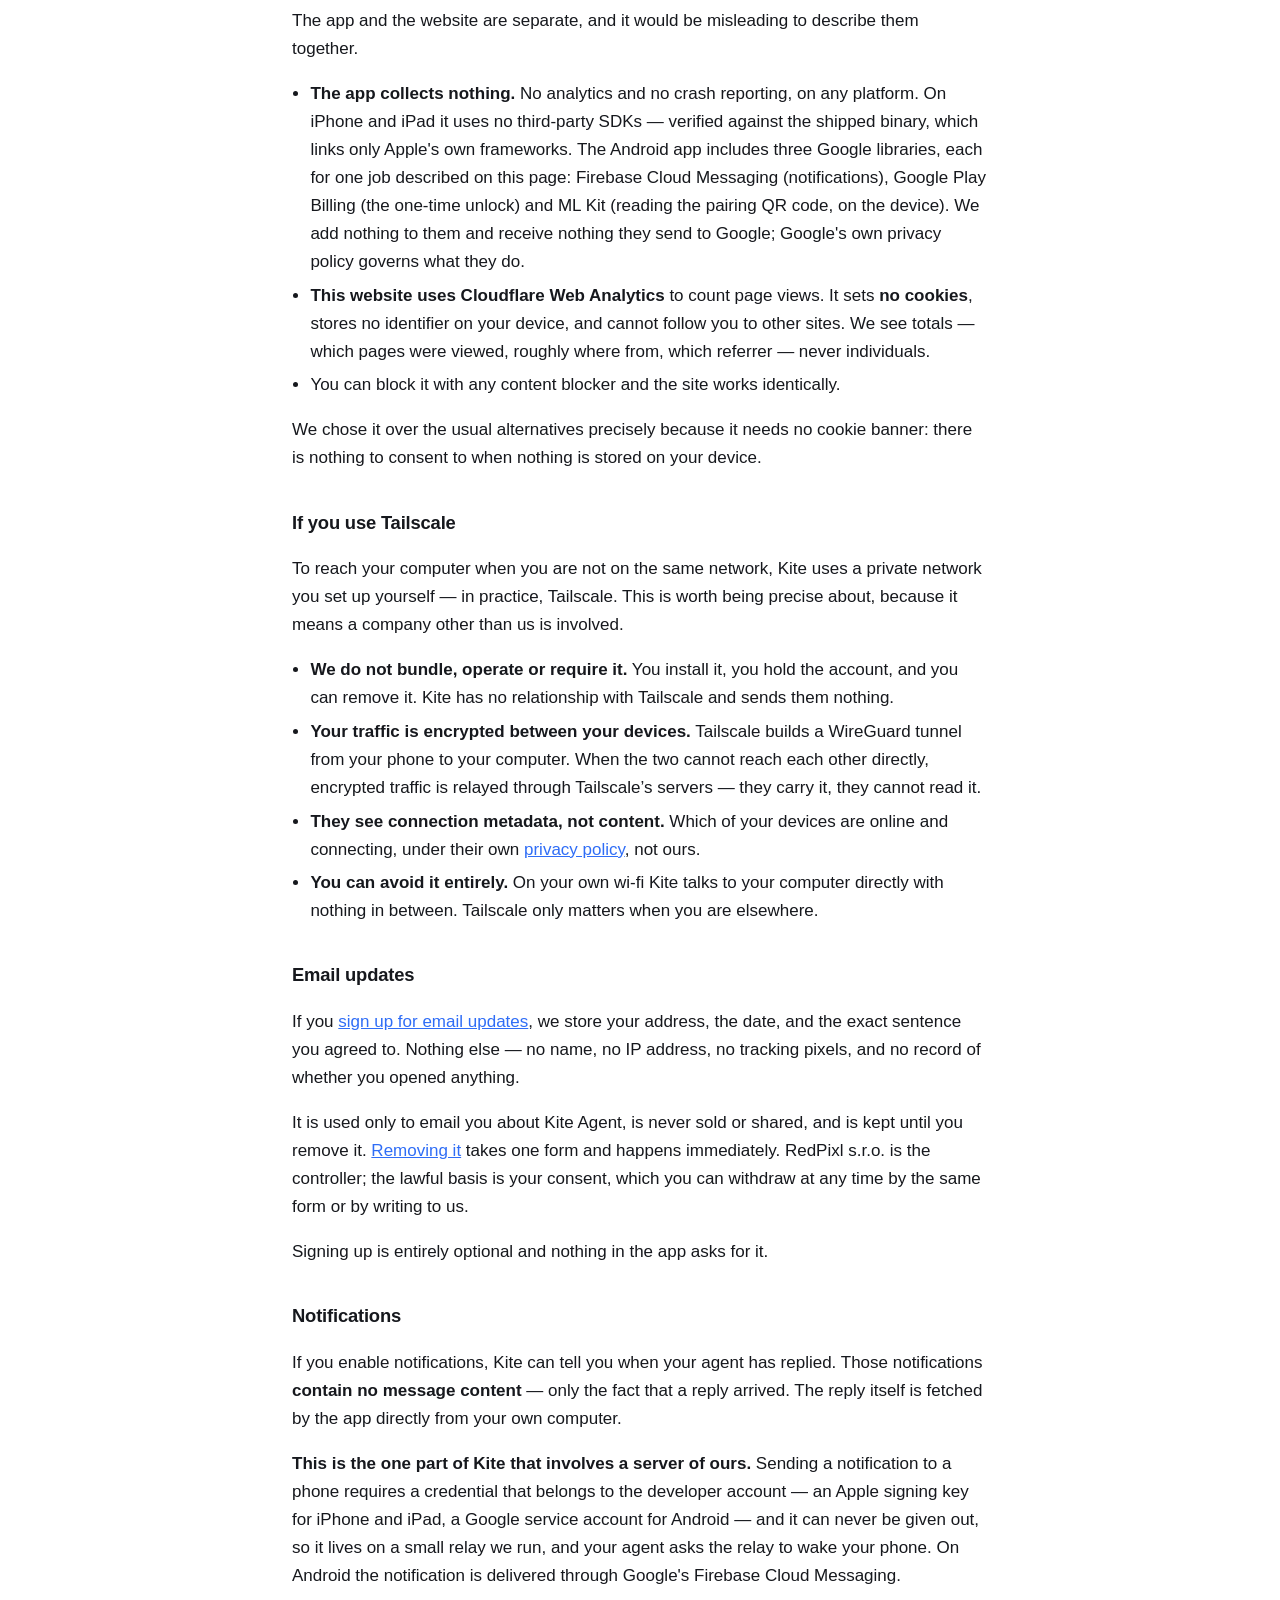
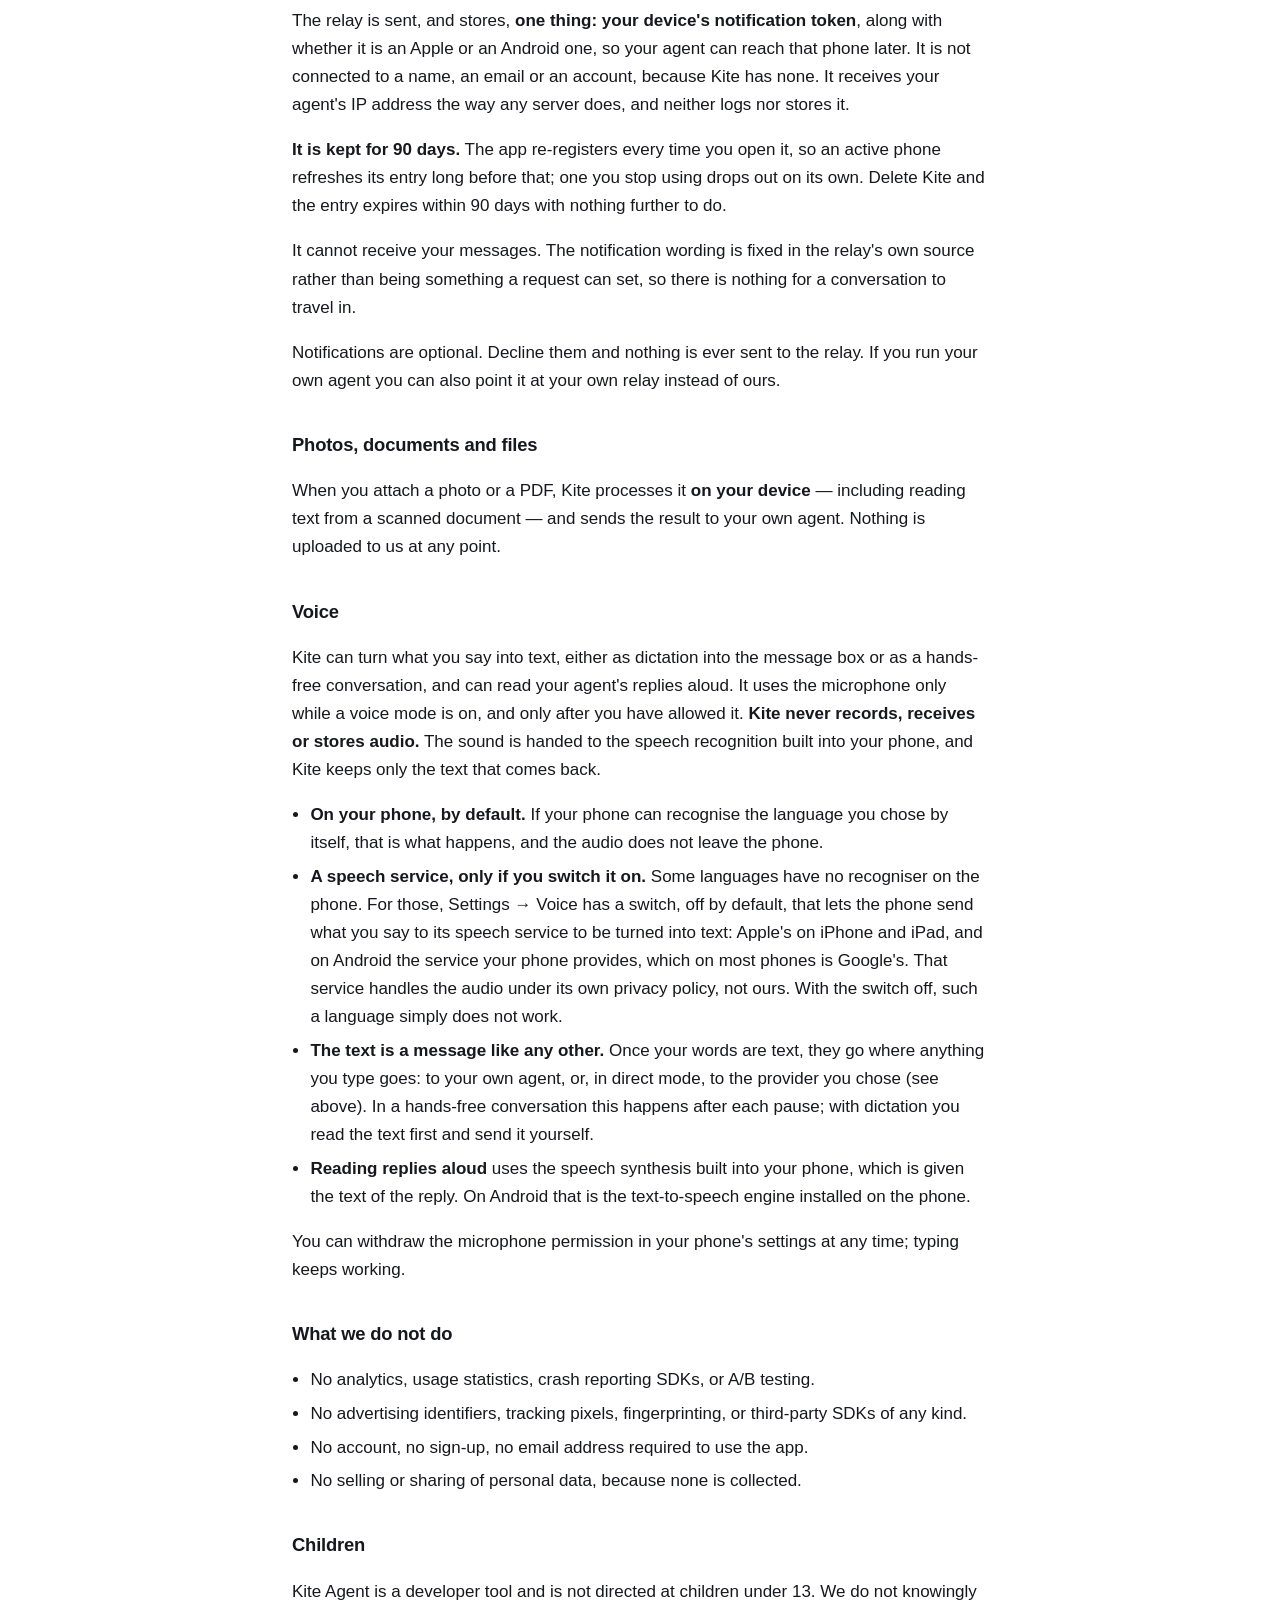
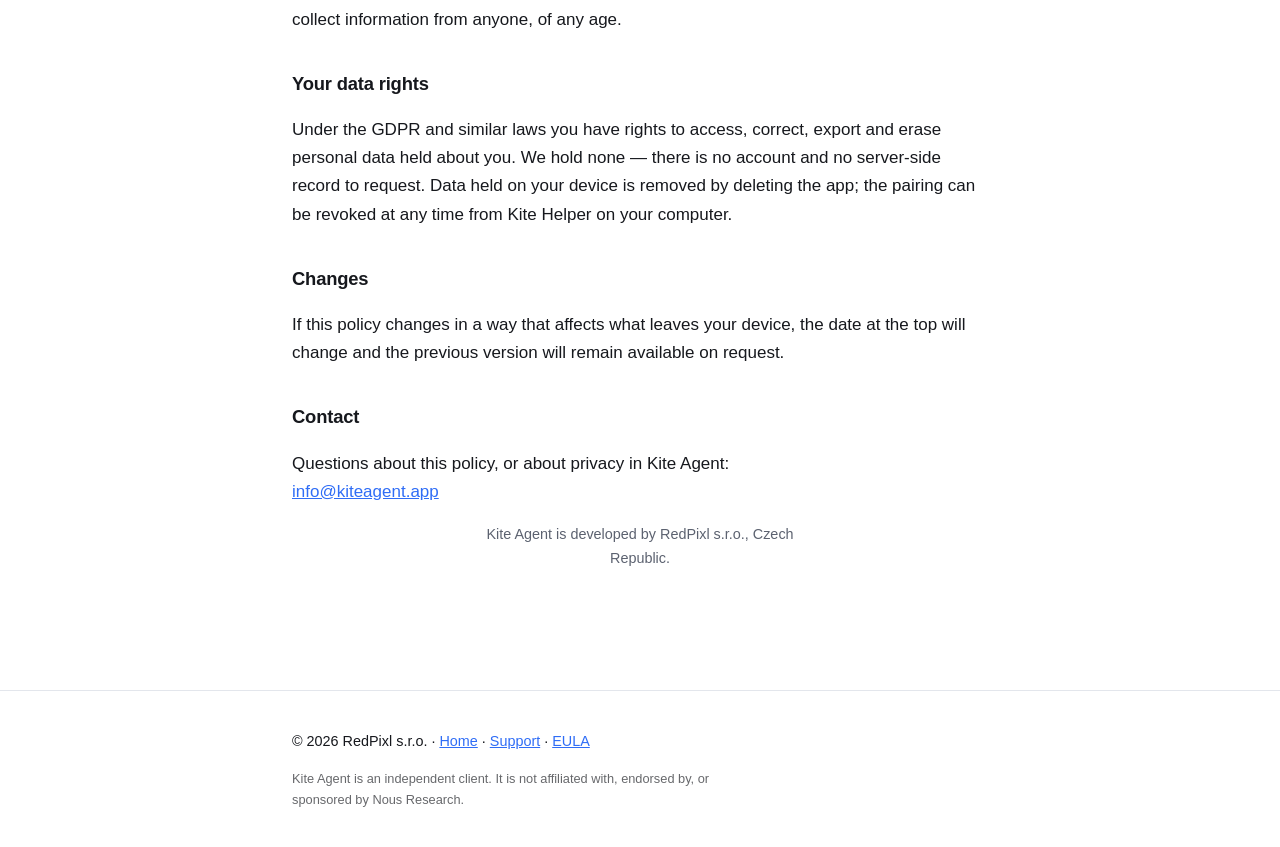
<file: privacy.html>
<!doctype html>
<html lang="en">
<head>
<meta charset="utf-8">
<meta name="viewport" content="width=device-width, initial-scale=1">
<title>Privacy Policy — Kite Agent</title>
<meta name="description" content="What Kite Agent does and does not collect. No analytics, no tracking, and your conversations never touch our servers.">
<link rel="icon" href="/favicon-32.png" sizes="32x32">
<link rel="icon" href="/icon-512.png" sizes="512x512">
<link rel="apple-touch-icon" href="/apple-touch-icon.png">
<meta name="theme-color" content="#E4552F">
<link rel="canonical" href="https://kiteagent.app/privacy.html">
<meta property="og:type" content="article">
<meta property="og:url" content="https://kiteagent.app/privacy.html">
<meta property="og:title" content="Privacy — Kite Agent">
<meta property="og:image" content="https://kiteagent.app/share.png">
<meta name="twitter:card" content="summary_large_image">
<link rel="stylesheet" href="style.css?v=2d63e898">
</head>
<body>
<header><div class="wrap">
  <a class="mark" href="/"><img src="/icon-96.png" alt="" width="28" height="28">Kite Agent</a>
  <nav><a href="/manual.html">Manual</a><a href="/download.html">Helper</a><a href="/support.html">Support</a><a href="/privacy.html">Privacy</a></nav>
</div></header>

<main class="wrap">
<h1>Privacy Policy</h1>
<p class="lede">Kite Agent is a client for an AI agent that runs on your own computer. Your conversations stay between your phone and your machine.</p>
<p class="updated">Last updated: 16 October 2026</p>

<div class="card">
<p><strong>The short version.</strong> No conversation of yours passes through any server of ours. <strong>The app</strong> collects no analytics and uses no tracking or advertising SDKs of any kind. Kite talks to your own computer, and — only if you explicitly choose to — to an AI provider that you select and hold your own account with. <strong>This website</strong> counts page views, described below.</p>
</div>

<h2>What Kite stores, and where</h2>
<p>Everything below is stored <em>on your device</em> and is never transmitted to us. The one thing we do receive is described under <a href="#notifications">Notifications</a>, and it is not any of this.</p>

<table>
<tr><th>What</th><th>Why it exists</th></tr>
<tr><td>The address of your computer and a pairing token</td><td>So the app can reach the agent you paired with. The token is issued by the helper app on your Mac and can be revoked there.</td></tr>
<tr><td>Your model and connection preferences</td><td>So the app remembers how you like to work.</td></tr>
<tr><td>A cached list of your conversation titles</td><td>So the list still shows something when your computer is unreachable.</td></tr>
<tr><td>An API key, only if you use “connect directly to a model”</td><td>It is sent only to the provider you chose, to authenticate you. We never see it.</td></tr>
</table>

<p>Your conversations themselves live on <strong>your own computer</strong>, held by the agent software you run. Kite displays them; it does not copy them anywhere else.</p>

<h2>Where your messages actually go</h2>
<ul>
  <li><strong>Agent mode</strong> — messages go to the helper app on your own computer, over your local network or, away from home, over your own private network. They do not pass through any server of ours.</li>
  <li><strong>Direct mode</strong> — if you choose to connect straight to a third-party AI service instead, your messages — and any photo or document you attach — go directly to that service, using the address and API key <em>you</em> typed in, so it can generate a reply. We never see, receive or store any of it: it travels from your device to theirs, subject to <em>their</em> privacy policy, not ours. Kite asks for your explicit OK, in the app, the first time you use this mode, naming the address you configured.</li>
</ul>
<p>Because you choose which service to connect Kite to, we cannot list one third party here — it could be OpenRouter, Groq, Together, Nous Portal, or a model on your own computer that never leaves your network. Whichever it is, look up that provider's own privacy policy for how they handle what you send them.</p>


<h2>This website</h2>
<p>The app and the website are separate, and it would be misleading to describe them together.</p>
<ul>
  <li><strong>The app collects nothing.</strong> No analytics and no crash reporting, on any platform. On iPhone and iPad it uses no third-party SDKs — verified against the shipped binary, which links only Apple's own frameworks. The Android app includes three Google libraries, each for one job described on this page: Firebase Cloud Messaging (notifications), Google Play Billing (the one-time unlock) and ML Kit (reading the pairing QR code, on the device). We add nothing to them and receive nothing they send to Google; Google's own privacy policy governs what they do.</li>
  <li><strong>This website uses Cloudflare Web Analytics</strong> to count page views. It sets <strong>no cookies</strong>, stores no identifier on your device, and cannot follow you to other sites. We see totals — which pages were viewed, roughly where from, which referrer — never individuals.</li>
  <li>You can block it with any content blocker and the site works identically.</li>
</ul>
<p>We chose it over the usual alternatives precisely because it needs no cookie banner: there is nothing to consent to when nothing is stored on your device.</p>

<h2>If you use Tailscale</h2>
<p>To reach your computer when you are not on the same network, Kite uses a private network you set up yourself — in practice, Tailscale. This is worth being precise about, because it means a company other than us is involved.</p>
<ul>
  <li><strong>We do not bundle, operate or require it.</strong> You install it, you hold the account, and you can remove it. Kite has no relationship with Tailscale and sends them nothing.</li>
  <li><strong>Your traffic is encrypted between your devices.</strong> Tailscale builds a WireGuard tunnel from your phone to your computer. When the two cannot reach each other directly, encrypted traffic is relayed through Tailscale’s servers — they carry it, they cannot read it.</li>
  <li><strong>They see connection metadata, not content.</strong> Which of your devices are online and connecting, under their own <a href="https://tailscale.com/privacy-policy">privacy policy</a>, not ours.</li>
  <li><strong>You can avoid it entirely.</strong> On your own wi-fi Kite talks to your computer directly with nothing in between. Tailscale only matters when you are elsewhere.</li>
</ul>

<h2 id="email">Email updates</h2>
<p>If you <a href="/updates.html">sign up for email updates</a>, we store your address, the date, and the exact sentence you agreed to. Nothing else — no name, no IP address, no tracking pixels, and no record of whether you opened anything.</p>
<p>It is used only to email you about Kite Agent, is never sold or shared, and is kept until you remove it. <a href="/updates.html#leaving">Removing it</a> takes one form and happens immediately. RedPixl s.r.o. is the controller; the lawful basis is your consent, which you can withdraw at any time by the same form or by writing to us.</p>
<p>Signing up is entirely optional and nothing in the app asks for it.</p>

<h2 id="notifications">Notifications</h2>
<p>If you enable notifications, Kite can tell you when your agent has replied. Those notifications <strong>contain no message content</strong> — only the fact that a reply arrived. The reply itself is fetched by the app directly from your own computer.</p>
<p><strong>This is the one part of Kite that involves a server of ours.</strong> Sending a notification to a phone requires a credential that belongs to the developer account — an Apple signing key for iPhone and iPad, a Google service account for Android — and it can never be given out, so it lives on a small relay we run, and your agent asks the relay to wake your phone. On Android the notification is delivered through Google's Firebase Cloud Messaging.</p>
<p>The relay is sent, and stores, <strong>one thing: your device's notification token</strong>, along with whether it is an Apple or an Android one, so your agent can reach that phone later. It is not connected to a name, an email or an account, because Kite has none. It receives your agent's IP address the way any server does, and neither logs nor stores it.</p>
<p><strong>It is kept for 90 days.</strong> The app re-registers every time you open it, so an active phone refreshes its entry long before that; one you stop using drops out on its own. Delete Kite and the entry expires within 90 days with nothing further to do.</p>
<p>It cannot receive your messages. The notification wording is fixed in the relay's own source rather than being something a request can set, so there is nothing for a conversation to travel in.</p>
<p>Notifications are optional. Decline them and nothing is ever sent to the relay. If you run your own agent you can also point it at your own relay instead of ours.</p>

<h2>Photos, documents and files</h2>
<p>When you attach a photo or a PDF, Kite processes it <strong>on your device</strong> — including reading text from a scanned document — and sends the result to your own agent. Nothing is uploaded to us at any point.</p>

<h2 id="voice">Voice</h2>
<p>Kite can turn what you say into text, either as dictation into the message box or as a hands-free conversation, and can read your agent's replies aloud. It uses the microphone only while a voice mode is on, and only after you have allowed it. <strong>Kite never records, receives or stores audio.</strong> The sound is handed to the speech recognition built into your phone, and Kite keeps only the text that comes back.</p>
<ul>
<li><strong>On your phone, by default.</strong> If your phone can recognise the language you chose by itself, that is what happens, and the audio does not leave the phone.</li>
<li><strong>A speech service, only if you switch it on.</strong> Some languages have no recogniser on the phone. For those, Settings → Voice has a switch, off by default, that lets the phone send what you say to its speech service to be turned into text: Apple's on iPhone and iPad, and on Android the service your phone provides, which on most phones is Google's. That service handles the audio under its own privacy policy, not ours. With the switch off, such a language simply does not work.</li>
<li><strong>The text is a message like any other.</strong> Once your words are text, they go where anything you type goes: to your own agent, or, in direct mode, to the provider you chose (see above). In a hands-free conversation this happens after each pause; with dictation you read the text first and send it yourself.</li>
<li><strong>Reading replies aloud</strong> uses the speech synthesis built into your phone, which is given the text of the reply. On Android that is the text-to-speech engine installed on the phone.</li>
</ul>
<p>You can withdraw the microphone permission in your phone's settings at any time; typing keeps working.</p>

<h2>What we do not do</h2>
<ul>
  <li>No analytics, usage statistics, crash reporting SDKs, or A/B testing.</li>
  <li>No advertising identifiers, tracking pixels, fingerprinting, or third-party SDKs of any kind.</li>
  <li>No account, no sign-up, no email address required to use the app.</li>
  <li>No selling or sharing of personal data, because none is collected.</li>
</ul>

<h2>Children</h2>
<p>Kite Agent is a developer tool and is not directed at children under 13. We do not knowingly collect information from anyone, of any age.</p>

<h2>Your data rights</h2>
<p>Under the GDPR and similar laws you have rights to access, correct, export and erase personal data held about you. We hold none — there is no account and no server-side record to request. Data held on your device is removed by deleting the app; the pairing can be revoked at any time from Kite Helper on your computer.</p>

<h2>Changes</h2>
<p>If this policy changes in a way that affects what leaves your device, the date at the top will change and the previous version will remain available on request.</p>

<h2>Contact</h2>
<p>Questions about this policy, or about privacy in Kite Agent:<br>
<a href="mailto:info@kiteagent.app">info@kiteagent.app</a></p>
<p class="updated">Kite Agent is developed by RedPixl s.r.o., Czech Republic.</p>
</main>

<footer><div class="wrap">
<p>© 2026 RedPixl s.r.o. · <a href="/">Home</a> · <a href="/support.html">Support</a> · <a href="/eula.html">EULA</a></p>
<p class="fineprint">Kite Agent is an independent client. It is not affiliated with, endorsed by, or sponsored by Nous Research.</p>
</div></footer>
<!-- Cloudflare Web Analytics — cookieless, no cross-site tracking. See /privacy.html -->
<script type='module' src='https://static.cloudflareinsights.com/beacon.min.js' data-cf-beacon='{"token": "73a5990c2cba4c96b40e4c8363a0e0a8"}'></script>
</body>
</html>
</file>
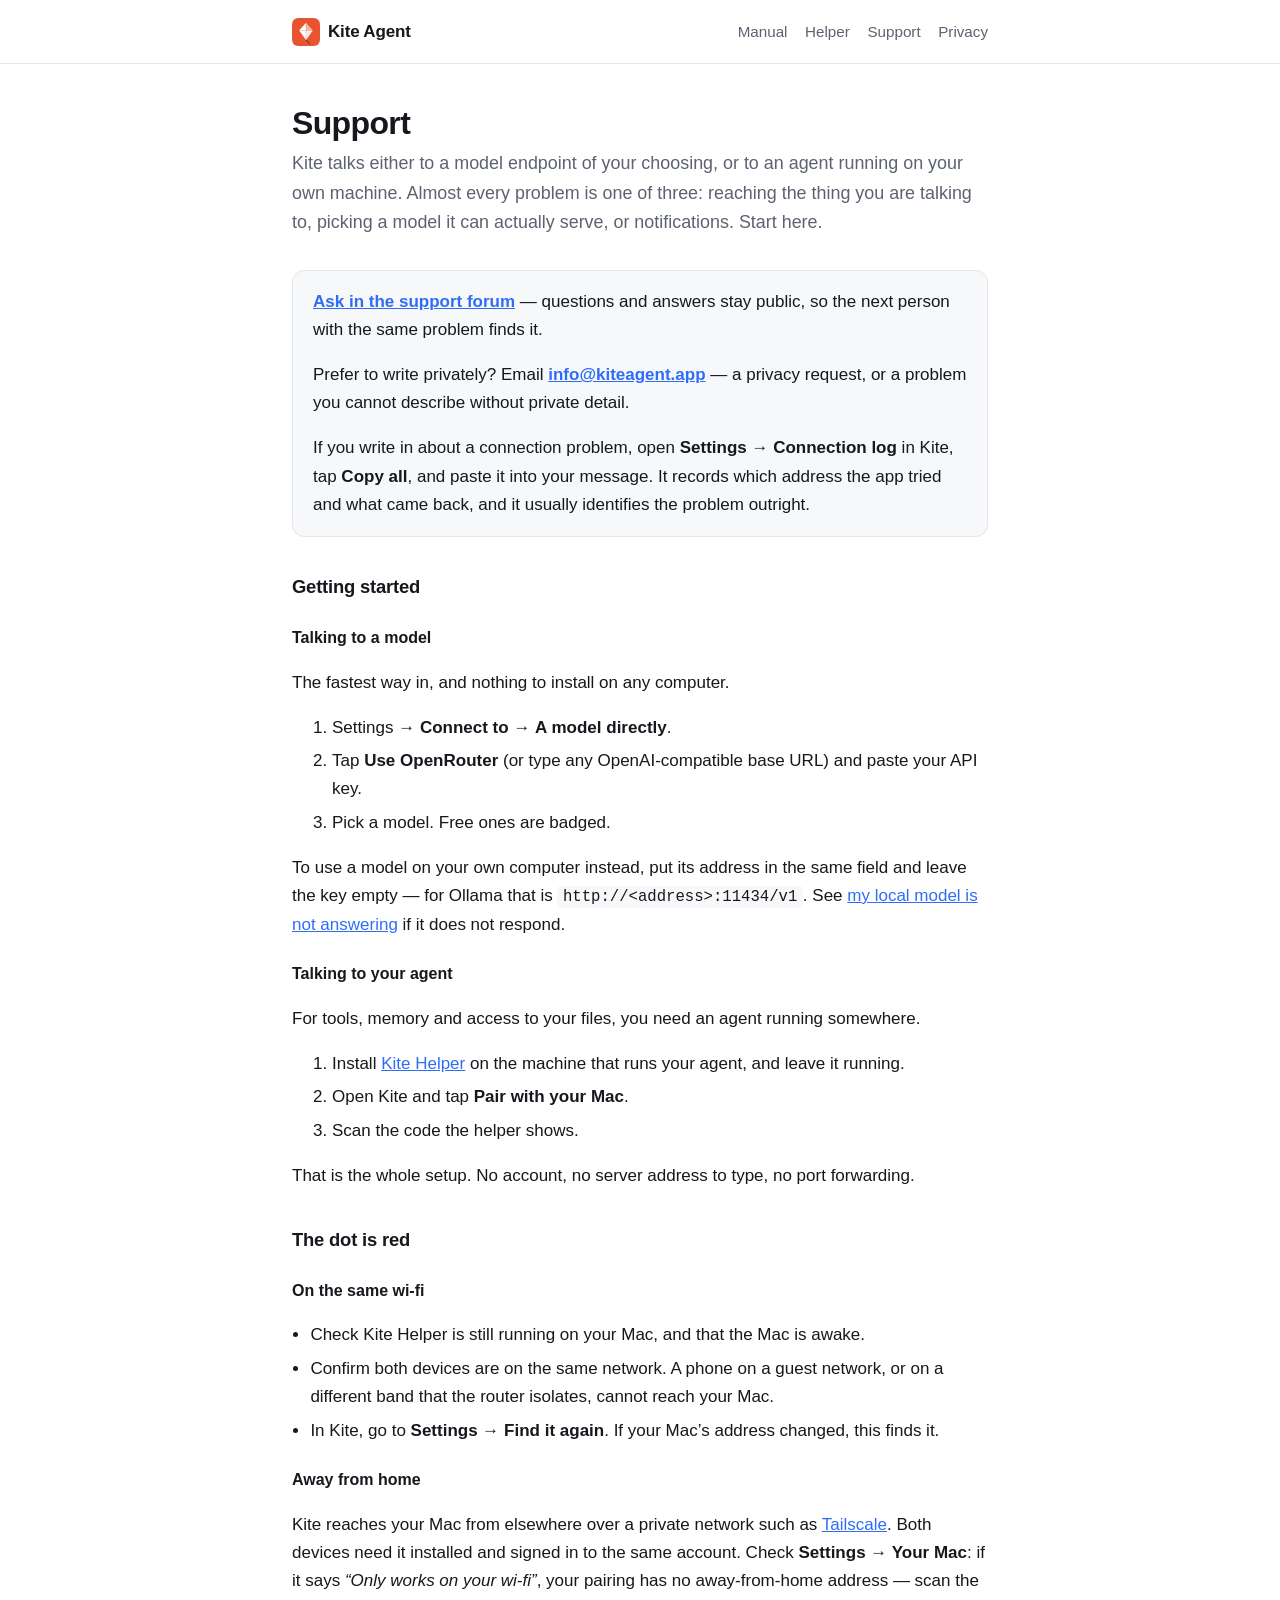
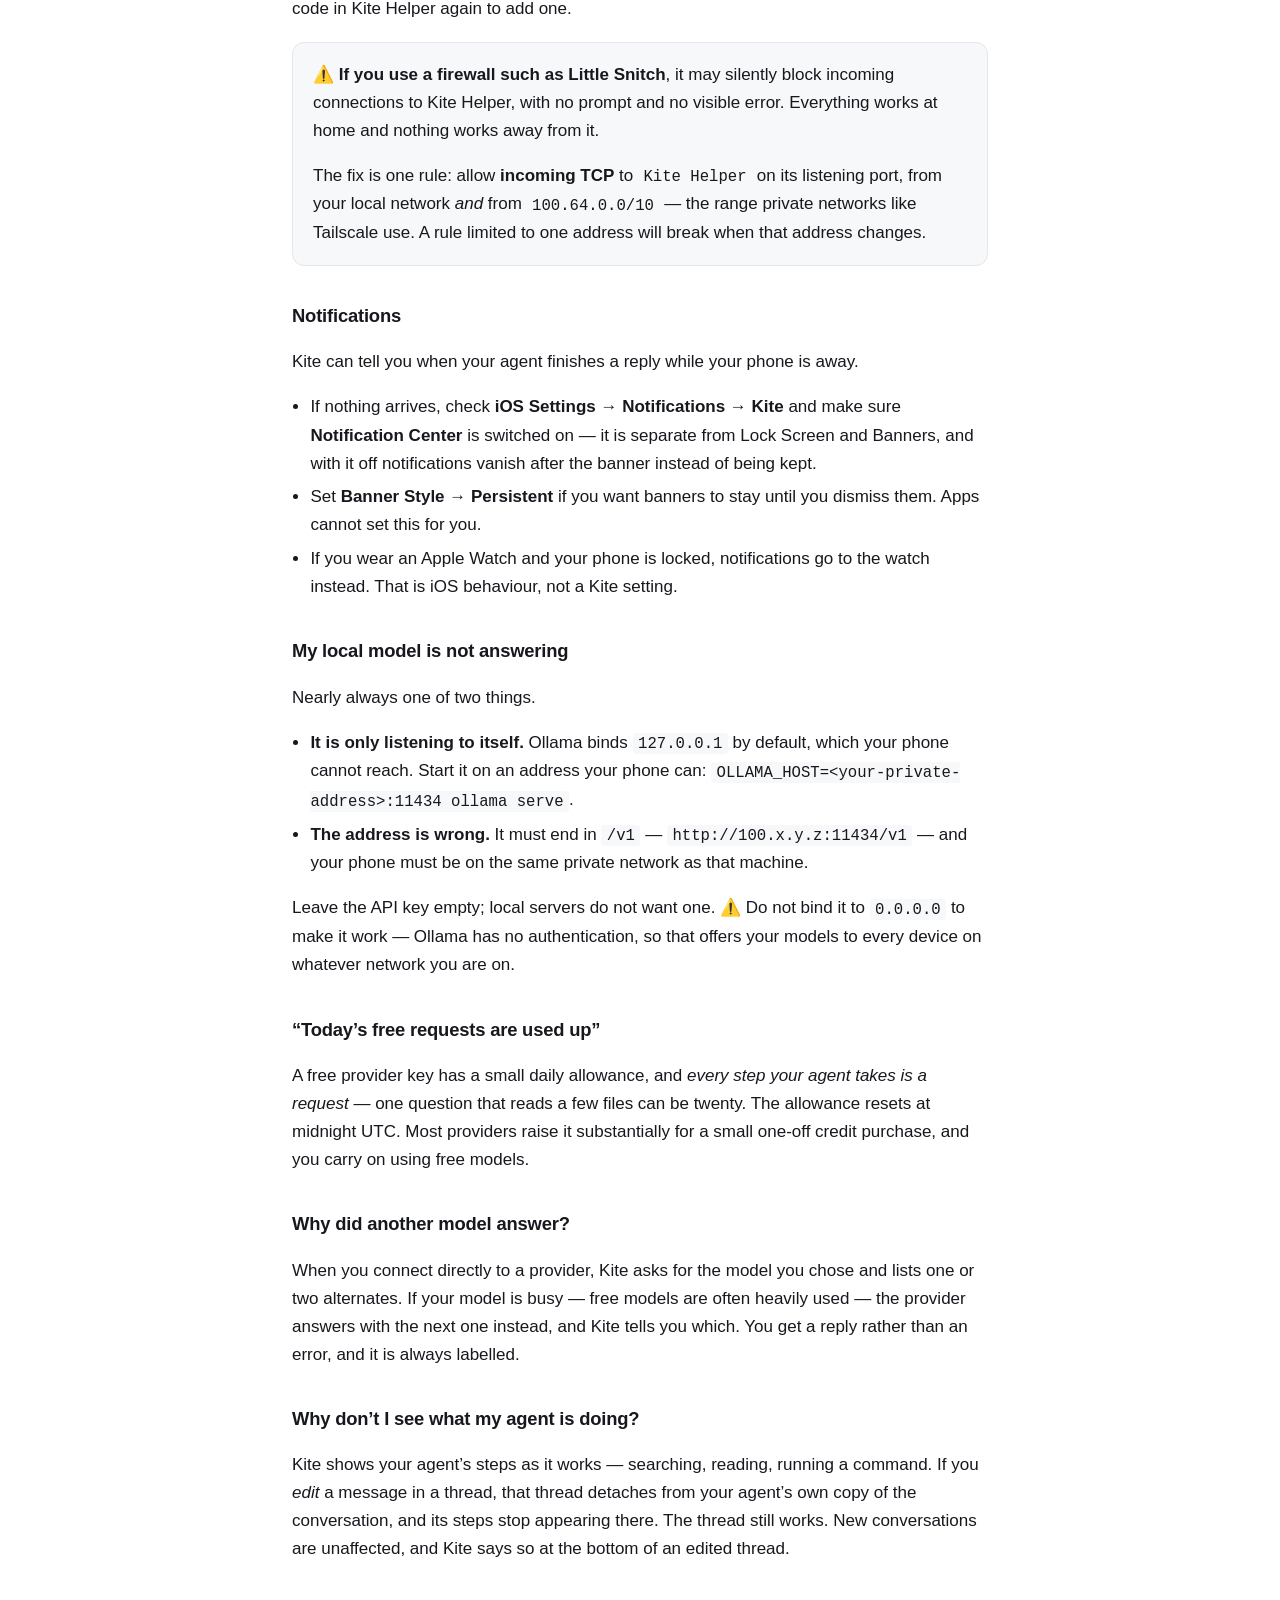
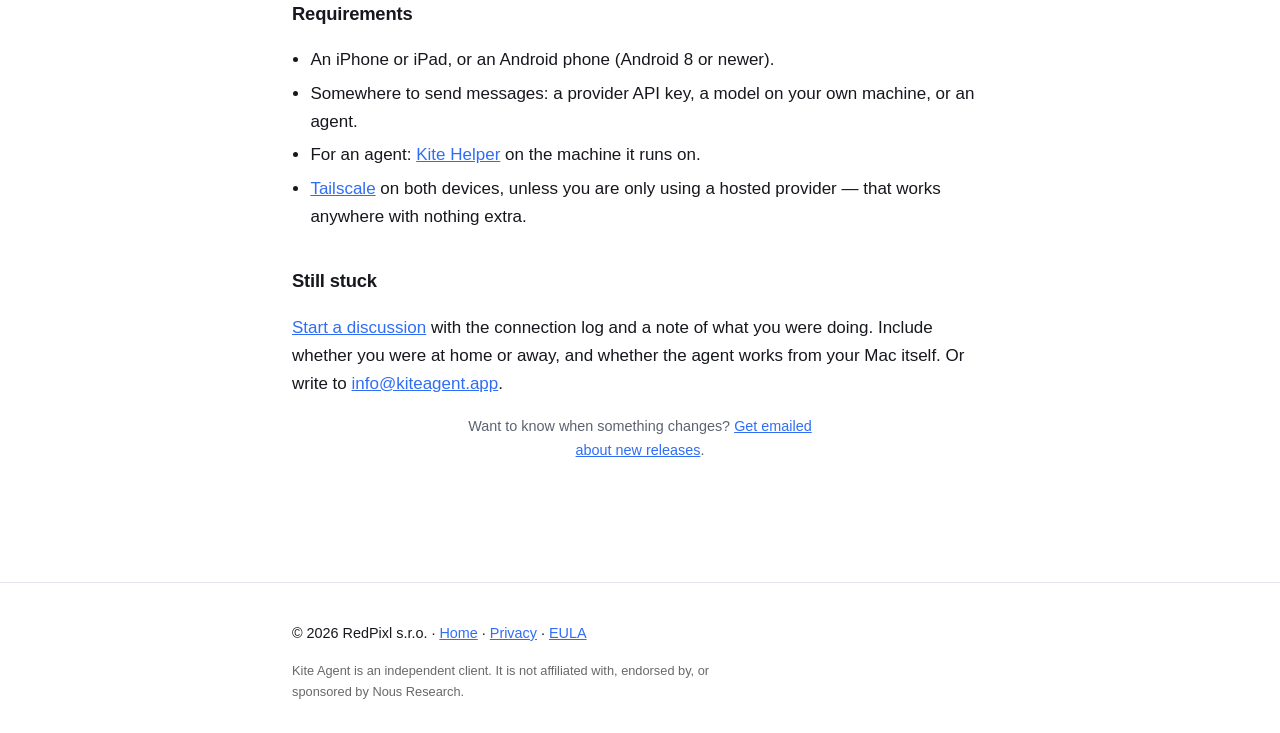
<file: support.html>
<!doctype html>
<html lang="en">
<head>
<meta charset="utf-8">
<meta name="viewport" content="width=device-width, initial-scale=1">
<title>Support — Kite Agent</title>
<meta name="description" content="Help with pairing, connecting from outside your home network, and notifications in Kite Agent.">
<link rel="icon" href="/favicon-32.png" sizes="32x32">
<link rel="icon" href="/icon-512.png" sizes="512x512">
<link rel="apple-touch-icon" href="/apple-touch-icon.png">
<meta name="theme-color" content="#E4552F">
<link rel="canonical" href="https://kiteagent.app/support.html">
<meta property="og:type" content="article">
<meta property="og:url" content="https://kiteagent.app/support.html">
<meta property="og:title" content="Support — Kite Agent">
<meta property="og:image" content="https://kiteagent.app/share.png">
<meta name="twitter:card" content="summary_large_image">
<link rel="stylesheet" href="style.css?v=2d63e898">
</head>
<body>
<header><div class="wrap">
  <a class="mark" href="/"><img src="/icon-96.png" alt="" width="28" height="28">Kite Agent</a>
  <nav><a href="/manual.html">Manual</a><a href="/download.html">Helper</a><a href="/support.html">Support</a><a href="/privacy.html">Privacy</a></nav>
</div></header>

<main class="wrap">
<h1>Support</h1>
<p class="lede">Kite talks either to a model endpoint of your choosing, or to an agent running on your own machine. Almost every problem is one of three: reaching the thing you are talking to, picking a model it can actually serve, or notifications. Start here.</p>

<div class="card">
<p><strong><a href="https://github.com/jirivatka/Kite-Agent-Support/discussions">Ask in the support forum</a></strong> — questions and answers stay public, so the next person with the same problem finds it.</p>
<p>Prefer to write privately? Email <strong><a href="mailto:info@kiteagent.app">info@kiteagent.app</a></strong> — a privacy request, or a problem you cannot describe without private detail.</p>
<p>If you write in about a connection problem, open <strong>Settings → Connection log</strong> in Kite, tap <strong>Copy all</strong>, and paste it into your message. It records which address the app tried and what came back, and it usually identifies the problem outright.</p>
</div>

<h2>Getting started</h2>

<h3>Talking to a model</h3>
<p>The fastest way in, and nothing to install on any computer.</p>
<ol>
  <li>Settings → <strong>Connect to</strong> → <strong>A model directly</strong>.</li>
  <li>Tap <strong>Use OpenRouter</strong> (or type any OpenAI-compatible base URL) and paste your API key.</li>
  <li>Pick a model. Free ones are badged.</li>
</ol>
<p>To use a model on your own computer instead, put its address in the same field and leave the key empty — for Ollama that is <code>http://&lt;address&gt;:11434/v1</code>. See <a href="#local">my local model is not answering</a> if it does not respond.</p>

<h3>Talking to your agent</h3>
<p>For tools, memory and access to your files, you need an agent running somewhere.</p>
<ol>
  <li>Install <a href="/download.html">Kite Helper</a> on the machine that runs your agent, and leave it running.</li>
  <li>Open Kite and tap <strong>Pair with your Mac</strong>.</li>
  <li>Scan the code the helper shows.</li>
</ol>
<p>That is the whole setup. No account, no server address to type, no port forwarding.</p>

<h2>The dot is red</h2>

<h3>On the same wi-fi</h3>
<ul>
  <li>Check Kite Helper is still running on your Mac, and that the Mac is awake.</li>
  <li>Confirm both devices are on the same network. A phone on a guest network, or on a different band that the router isolates, cannot reach your Mac.</li>
  <li>In Kite, go to <strong>Settings → Find it again</strong>. If your Mac’s address changed, this finds it.</li>
</ul>

<h3>Away from home</h3>
<p>Kite reaches your Mac from elsewhere over a private network such as <a href="https://tailscale.com">Tailscale</a>. Both devices need it installed and signed in to the same account. Check <strong>Settings → Your Mac</strong>: if it says <em>“Only works on your wi-fi”</em>, your pairing has no away-from-home address — scan the code in Kite Helper again to add one.</p>

<div class="card">
<p><strong>⚠️ If you use a firewall such as Little Snitch</strong>, it may silently block incoming connections to Kite Helper, with no prompt and no visible error. Everything works at home and nothing works away from it.</p>
<p>The fix is one rule: allow <strong>incoming TCP</strong> to <code>Kite Helper</code> on its listening port, from your local network <em>and</em> from <code>100.64.0.0/10</code> — the range private networks like Tailscale use. A rule limited to one address will break when that address changes.</p>
</div>

<h2>Notifications</h2>
<p>Kite can tell you when your agent finishes a reply while your phone is away.</p>
<ul>
  <li>If nothing arrives, check <strong>iOS Settings → Notifications → Kite</strong> and make sure <strong>Notification Center</strong> is switched on — it is separate from Lock Screen and Banners, and with it off notifications vanish after the banner instead of being kept.</li>
  <li>Set <strong>Banner Style → Persistent</strong> if you want banners to stay until you dismiss them. Apps cannot set this for you.</li>
  <li>If you wear an Apple Watch and your phone is locked, notifications go to the watch instead. That is iOS behaviour, not a Kite setting.</li>
</ul>

<h2 id="local">My local model is not answering</h2>
<p>Nearly always one of two things.</p>
<ul>
  <li><strong>It is only listening to itself.</strong> Ollama binds <code>127.0.0.1</code> by default, which your phone cannot reach. Start it on an address your phone can: <code>OLLAMA_HOST=&lt;your-private-address&gt;:11434 ollama serve</code>.</li>
  <li><strong>The address is wrong.</strong> It must end in <code>/v1</code> — <code>http://100.x.y.z:11434/v1</code> — and your phone must be on the same private network as that machine.</li>
</ul>
<p>Leave the API key empty; local servers do not want one. ⚠️ Do not bind it to <code>0.0.0.0</code> to make it work — Ollama has no authentication, so that offers your models to every device on whatever network you are on.</p>

<h2>“Today’s free requests are used up”</h2>
<p>A free provider key has a small daily allowance, and <em>every step your agent takes is a request</em> — one question that reads a few files can be twenty. The allowance resets at midnight UTC. Most providers raise it substantially for a small one-off credit purchase, and you carry on using free models.</p>

<h2>Why did another model answer?</h2>
<p>When you connect directly to a provider, Kite asks for the model you chose and lists one or two alternates. If your model is busy — free models are often heavily used — the provider answers with the next one instead, and Kite tells you which. You get a reply rather than an error, and it is always labelled.</p>

<h2>Why don’t I see what my agent is doing?</h2>
<p>Kite shows your agent’s steps as it works — searching, reading, running a command. If you <em>edit</em> a message in a thread, that thread detaches from your agent’s own copy of the conversation, and its steps stop appearing there. The thread still works. New conversations are unaffected, and Kite says so at the bottom of an edited thread.</p>

<h2>Requirements</h2>
<ul>
  <li>An iPhone or iPad, or an Android phone (Android 8 or newer).</li>
  <li>Somewhere to send messages: a provider API key, a model on your own machine, or an agent.</li>
  <li>For an agent: <a href="/download.html">Kite Helper</a> on the machine it runs on.</li>
  <li><a href="https://tailscale.com/download">Tailscale</a> on both devices, unless you are only using a hosted provider — that works anywhere with nothing extra.</li>
</ul>

<h2>Still stuck</h2>
<p><a href="https://github.com/jirivatka/Kite-Agent-Support/discussions">Start a discussion</a> with the connection log and a note of what you were doing. Include whether you were at home or away, and whether the agent works from your Mac itself. Or write to <a href="mailto:info@kiteagent.app">info@kiteagent.app</a>.</p>

<p class="updated">Want to know when something changes? <a href="/updates.html">Get emailed about new releases</a>.</p>
</main>

<footer><div class="wrap">
<p>© 2026 RedPixl s.r.o. · <a href="/">Home</a> · <a href="/privacy.html">Privacy</a> · <a href="/eula.html">EULA</a></p>
<p class="fineprint">Kite Agent is an independent client. It is not affiliated with, endorsed by, or sponsored by Nous Research.</p>
</div></footer>
<!-- Cloudflare Web Analytics — cookieless, no cross-site tracking. See /privacy.html -->
<script type='module' src='https://static.cloudflareinsights.com/beacon.min.js' data-cf-beacon='{"token": "73a5990c2cba4c96b40e4c8363a0e0a8"}'></script>
</body>
</html>
</file>
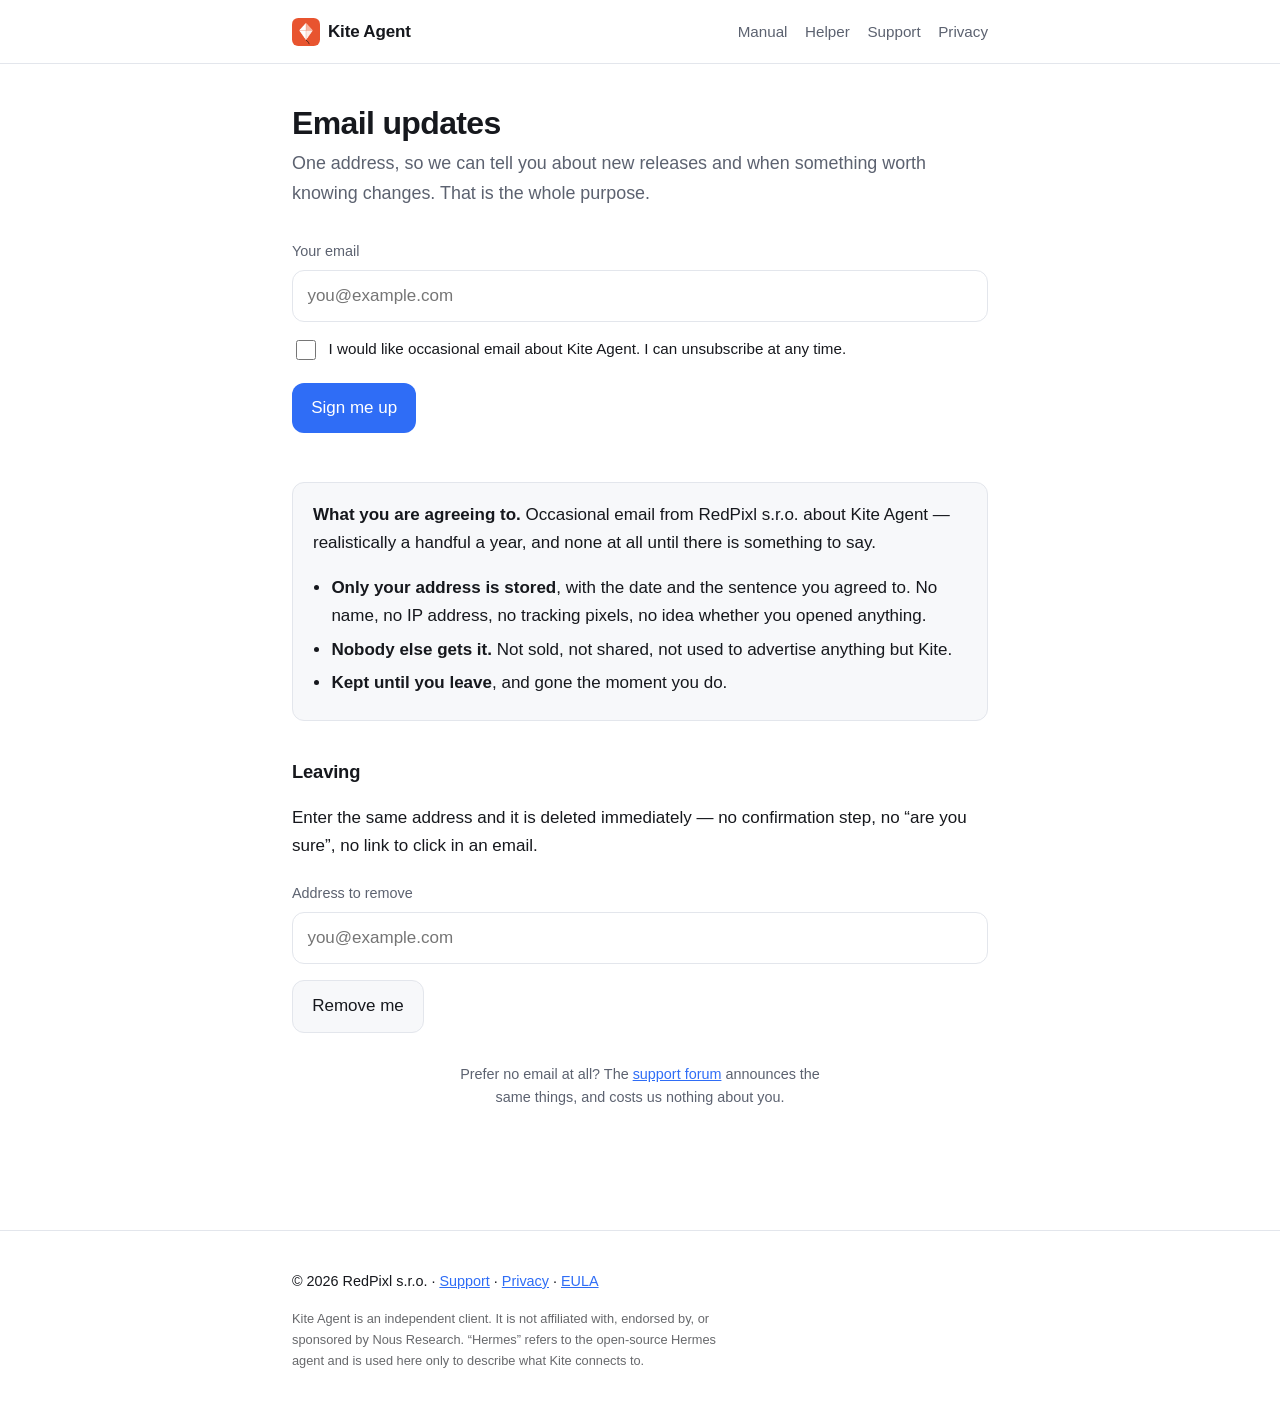
<file: updates.html>
<!doctype html>
<html lang="en">
<head>
<meta charset="utf-8">
<meta name="viewport" content="width=device-width, initial-scale=1">
<title>Email updates — Kite Agent</title>
<meta name="description" content="Occasional email about Kite Agent: new releases, and when something worth knowing changes. No newsletter, no tracking, unsubscribe in one click.">
<link rel="icon" href="/favicon-32.png" sizes="32x32">
<link rel="icon" href="/icon-512.png" sizes="512x512">
<link rel="apple-touch-icon" href="/apple-touch-icon.png">
<meta name="theme-color" content="#E4552F">
<link rel="canonical" href="https://kiteagent.app/updates.html">
<meta property="og:type" content="website">
<meta property="og:url" content="https://kiteagent.app/updates.html">
<meta property="og:title" content="Email updates — Kite Agent">
<meta property="og:image" content="https://kiteagent.app/share.png">
<meta name="twitter:card" content="summary_large_image">
<link rel="stylesheet" href="style.css?v=2d63e898">
</head>
<body>
<header><div class="wrap">
  <a class="mark" href="/"><img src="/icon-96.png" alt="" width="28" height="28">Kite Agent</a>
  <nav><a href="/manual.html">Manual</a><a href="/download.html">Helper</a><a href="/support.html">Support</a><a href="/privacy.html">Privacy</a></nav>
</div></header>

<main class="wrap">
<h1>Email updates</h1>
<p class="lede">One address, so we can tell you about new releases and when something worth knowing changes. That is the whole purpose.</p>

<form id="signup" novalidate>
  <label class="field">
    <span>Your email</span>
    <input type="email" id="email" name="email" autocomplete="email" required
           placeholder="you@example.com" spellcheck="false">
  </label>

  <label class="consent">
    <input type="checkbox" id="consent" required>
    <span>I would like occasional email about Kite Agent. I can unsubscribe at any time.</span>
  </label>

  <!-- Bots fill every field they find; people never see this one. -->
  <input type="text" id="website" name="website" tabindex="-1" autocomplete="off" aria-hidden="true">

  <button class="download" type="submit" id="go">Sign me up</button>
  <p class="formnote" id="status" role="status"></p>
</form>

<noscript>
  <div class="card">
    <p>This form needs JavaScript, which is on for almost everyone but evidently not for you. Email <a href="mailto:info@kiteagent.app">info@kiteagent.app</a> and we will add you by hand.</p>
  </div>
</noscript>

<div class="card">
<p><strong>What you are agreeing to.</strong> Occasional email from RedPixl s.r.o. about Kite Agent — realistically a handful a year, and none at all until there is something to say.</p>
<ul>
  <li><strong>Only your address is stored</strong>, with the date and the sentence you agreed to. No name, no IP address, no tracking pixels, no idea whether you opened anything.</li>
  <li><strong>Nobody else gets it.</strong> Not sold, not shared, not used to advertise anything but Kite.</li>
  <li><strong>Kept until you leave</strong>, and gone the moment you do.</li>
</ul>
</div>

<h2>Leaving</h2>
<p>Enter the same address and it is deleted immediately — no confirmation step, no “are you sure”, no link to click in an email.</p>
<form id="leave" novalidate>
  <label class="field">
    <span>Address to remove</span>
    <input type="email" id="leave-email" autocomplete="email" placeholder="you@example.com" spellcheck="false">
  </label>
  <button class="ghost" type="submit" id="leave-go">Remove me</button>
  <p class="formnote" id="leave-status" role="status"></p>
</form>

<p class="updated">Prefer no email at all? The <a href="https://github.com/jirivatka/Kite-Agent-Support/discussions">support forum</a> announces the same things, and costs us nothing about you.</p>
</main>

<footer><div class="wrap">
<p>© 2026 RedPixl s.r.o. · <a href="/support.html">Support</a> · <a href="/privacy.html">Privacy</a> · <a href="/eula.html">EULA</a></p>
<p class="fineprint">Kite Agent is an independent client. It is not affiliated with, endorsed by, or sponsored by Nous Research. “Hermes” refers to the open-source Hermes agent and is used here only to describe what Kite connects to.</p>
</div></footer>

<script>
(function () {
  var API = "https://kite-list.jiri-vatka.workers.dev";

  function wire(formId, statusId, buttonId, path, getBody, successText) {
    var form = document.getElementById(formId);
    var status = document.getElementById(statusId);
    var button = document.getElementById(buttonId);
    if (!form) return;
    form.addEventListener("submit", function (e) {
      e.preventDefault();
      var body = getBody();
      if (!body) return;
      button.disabled = true;
      status.className = "formnote";
      status.textContent = "One moment…";
      fetch(API + path, {
        method: "POST",
        headers: { "content-type": "application/json" },
        body: JSON.stringify(body)
      })
        .then(function (r) { return r.json().then(function (j) { return { ok: r.ok, j: j }; }); })
        .then(function (res) {
          button.disabled = false;
          if (res.ok) {
            status.className = "formnote good";
            status.textContent = successText(res.j);
            form.reset();
          } else {
            status.className = "formnote bad";
            status.textContent = res.j.error || "That did not work. Try again?";
          }
        })
        .catch(function () {
          button.disabled = false;
          status.className = "formnote bad";
          // Says what to do next rather than restating that something failed.
          status.textContent = "Could not reach us. Check your connection, or email info@kiteagent.app.";
        });
    });
  }

  wire("signup", "status", "go", "/subscribe", function () {
    var email = document.getElementById("email").value.trim();
    var consent = document.getElementById("consent").checked;
    var status = document.getElementById("status");
    if (!email) { status.className = "formnote bad"; status.textContent = "An address, first."; return null; }
    if (!consent) { status.className = "formnote bad"; status.textContent = "Tick the box and you are in."; return null; }
    return { email: email, consent: true, website: document.getElementById("website").value };
  }, function (j) {
    return j.already ? "You were already on the list — nothing changed." : "Done. You will hear from us when there is something to say.";
  });

  wire("leave", "leave-status", "leave-go", "/unsubscribe", function () {
    var email = document.getElementById("leave-email").value.trim();
    var status = document.getElementById("leave-status");
    if (!email) { status.className = "formnote bad"; status.textContent = "Which address?"; return null; }
    return { email: email };
  }, function () {
    return "Removed. If that address was on the list, it is not now.";
  });
})();
</script>
<!-- Cloudflare Web Analytics — cookieless, no cross-site tracking. See /privacy.html -->
<script type='module' src='https://static.cloudflareinsights.com/beacon.min.js' data-cf-beacon='{"token": "73a5990c2cba4c96b40e4c8363a0e0a8"}'></script>
</body>
</html>
</file>
<file: style.css>
/* One stylesheet, no external assets — these pages must render if a CDN is
   blocked, and App Review fetches them from who-knows-where. */
:root {
  --ink: #16181d;
  --muted: #5c6270;
  --line: #e3e6ec;
  --bg: #ffffff;
  --accent: #2f6df6;
  --surface: #f7f8fa;
}
@media (prefers-color-scheme: dark) {
  :root {
    --ink: #e9ecf2; --muted: #9aa2b1; --line: #262a33;
    --bg: #0f1115; --accent: #6f9bff; --surface: #161920;
  }
}
* { box-sizing: border-box; }
body {
  margin: 0; background: var(--bg); color: var(--ink);
  font: 17px/1.65 -apple-system, BlinkMacSystemFont, "Segoe UI", Roboto, sans-serif;
  -webkit-text-size-adjust: 100%;
}
.wrap { max-width: 46rem; margin: 0 auto; padding: 2.5rem 1.25rem 5rem; }
/* Sticky, so the way out of a page is always one tap away rather than a scroll
   back to the top. Translucent rather than solid: content visibly passing under
   it reads as a layer, where an opaque bar reads as a gap in the page. */
header {
  position: sticky;
  top: 0;
  z-index: 20;
  border-bottom: 1px solid var(--line);
  background: var(--bg);
}
@supports (backdrop-filter: blur(1px)) {
  header {
    background: color-mix(in srgb, var(--bg) 80%, transparent);
    backdrop-filter: saturate(1.8) blur(14px);
    -webkit-backdrop-filter: saturate(1.8) blur(14px);
  }
}
/* Keeps any future in-page anchor from landing underneath the bar. */
html { scroll-padding-top: 4.5rem; }
header .wrap { padding: 1.1rem 1.25rem; display: flex; align-items: center; gap: .7rem; }
.mark { font-weight: 650; letter-spacing: -.01em; text-decoration: none; color: var(--ink); }
nav { margin-left: auto; display: flex; gap: 1.1rem; }
nav a { color: var(--muted); text-decoration: none; font-size: .95rem; }
nav a:hover { color: var(--ink); }
h1 { font-size: 2rem; line-height: 1.2; letter-spacing: -.02em; margin: 0 0 .4rem; }
h2 { font-size: 1.15rem; margin: 2.2rem 0 .6rem; letter-spacing: -.01em; }
h3 { font-size: 1rem; margin: 1.4rem 0 .4rem; }
p, li { color: var(--ink); }
.lede { font-size: 1.12rem; color: var(--muted); margin: 0 0 2rem; }
/* Centred, because it sits directly under the centred icon and wordmark —
   left-aligning it there reads as a mistake rather than a choice. */
.updated {
  color: var(--muted);
  font-size: .9rem;
  margin: 0 auto 2.5rem;
  text-align: center;
  max-width: 46ch;
}
a { color: var(--accent); }
ul { padding-left: 1.15rem; }
li { margin: .35rem 0; }
.card {
  background: var(--surface); border: 1px solid var(--line);
  border-radius: 12px; padding: 1.1rem 1.25rem; margin: 1.2rem 0;
}
.card p:last-child, .card ul:last-child { margin-bottom: 0; }
.card p:first-child { margin-top: 0; }
table { width: 100%; border-collapse: collapse; margin: 1rem 0; font-size: .96rem; }
th, td { text-align: left; padding: .55rem .6rem; border-bottom: 1px solid var(--line); vertical-align: top; }
th { color: var(--muted); font-weight: 600; font-size: .88rem; }
code { font-size: .92em; background: var(--surface); padding: .1em .35em; border-radius: 4px; }
footer { border-top: 1px solid var(--line); color: var(--muted); font-size: .9rem; }
footer .wrap { padding: 1.5rem 1.25rem; }

/* Wordmark: icon plus name. The icon carries the identity in a browser tab and
   on a home screen, where a text mark is invisible. */
.mark {
  display: inline-flex;
  align-items: center;
  gap: .5rem;
}
.mark img {
  border-radius: 22%;
  display: block;
}
/* Without this the name wraps under the icon on a narrow phone, which made the
   sticky bar 92px tall — a ninth of the screen, permanently. */
.mark { white-space: nowrap; }

/* ⚠️ The nav overflowed the viewport on a 375px phone — four links plus the
   wordmark measured 396px, so EVERY page scrolled sideways. On the site for an
   iPhone app, seen mostly on iPhones. It predates the screenshot work; it was
   found by measuring scrollWidth against clientWidth rather than by looking,
   because a 21px overflow is easy to miss and easy to blame on the page.
   Tightening the gap and letting the labels shrink keeps one row without
   hiding anything. */
@media (max-width: 430px) {
  header .wrap { gap: .4rem; }
  nav { gap: .7rem; }
  nav a { font-size: .85rem; }
}
@media (max-width: 360px) {
  nav { gap: .55rem; }
  nav a { font-size: .8rem; }
}

/* Attribution line. Deliberately quiet — it is a legal necessity, not a claim. */
.fineprint {
  font-size: .8rem;
  opacity: .65;
  margin-top: .5rem;
  max-width: 60ch;
}

/* ---- Launch film --------------------------------------------------------
   Full column width, 16:9. The film is dark (#0f1115) whatever the page theme,
   so the hairline keeps its edge visible against the dark page background. */
.film { margin: 0 0 2.5rem; }
.film video {
  display: block;
  width: 100%;
  height: auto;
  aspect-ratio: 16 / 9;
  background: #0f1115;
  border: 1px solid var(--line);
  border-radius: 12px;
}
.film figcaption {
  text-align: center;
  color: var(--muted);
  font-size: .92rem;
  margin-top: .7rem;
}

/* The icon at a size where it reads as a product, near the end where someone
   has finished reading and is deciding whether they want it. */
.hero-mark {
  text-align: center;
  margin: 3.5rem 0 2rem;
}
.hero-mark img {
  border-radius: 22%;
  box-shadow: 0 8px 28px rgb(0 0 0 / .18);
  max-width: 40vw;
  height: auto;
}
.hero-mark p {
  margin-top: .9rem;
  font-weight: 600;
  letter-spacing: -.01em;
}


/* Screenshots — a grid, not a strip.
   A horizontal strip hides everything past the first two: people do not reliably
   scroll sideways, so four screenshots become two. A grid shows all six at once.
   The cost is size on a phone, where three columns become two — worth it, because
   recognising the shape of six screens beats reading one and missing the rest.
   auto-fit does the responsive work without media queries. */
.shots {
  display: grid;
  /* Three across, not auto-fit. auto-fit packed four into the row and
     orphaned two, which reads as a mistake; six in two rows of three is
     balanced. Two columns below 520px, where three would be unreadably narrow. */
  grid-template-columns: repeat(3, 1fr);
  gap: 1.25rem 1rem;
  margin: 2rem 0 2.5rem;
  max-width: 720px;
}
.shots figure { margin: 0; }

/* ---- Device frames ------------------------------------------------------
   A screenshot on a white page reads as a picture of an interface. The same
   screenshot inside a bezel reads as a phone someone is holding, and that is
   the difference between "here is a design" and "here is a thing that runs".

   Drawn in CSS rather than composited into the PNGs: the images stay exactly
   what the simulator produced, so they can go to App Store Connect unedited,
   and a frame that is CSS costs nothing to restyle later. It also stays sharp
   at any density, which a baked-in bezel does not. */
.device {
  display: block;
  padding: 5px;
  border-radius: 20px;
  background: linear-gradient(160deg, #d8dbe2, #a9aeb9 40%, #cfd3db);
  box-shadow:
    0 1px 0 rgb(255 255 255 / .55) inset,
    0 10px 28px rgb(0 0 0 / .18);
}
.device img {
  width: 100%;
  height: auto;
  display: block;
  border-radius: 15px;
  /* The screen sits inside the bezel, not flush with it. Without this line the
     bright screenshot bleeds into the light frame and the whole thing flattens
     back into a rectangle. */
  box-shadow: 0 0 0 1px rgb(0 0 0 / .28);
}
@media (prefers-color-scheme: dark) {
  .device {
    background: linear-gradient(160deg, #4a4f5a, #2b2f38 40%, #434853);
    box-shadow:
      0 1px 0 rgb(255 255 255 / .10) inset,
      0 10px 28px rgb(0 0 0 / .45);
  }
}

/* ---- The pair -----------------------------------------------------------
   The iPad behind, the phone in front and overhanging it. Overlap rather than
   two tidy objects side by side: side by side reads as a comparison chart,
   which invites working out how they differ. Overlapping reads as one product
   on two screens, which is the actual claim. */
.pair {
  position: relative;
  display: flex;
  align-items: flex-end;
  justify-content: center;
  margin: 2.5rem 0 1rem;
  padding-bottom: 1.5rem;
}
.device-pad { width: min(74%, 430px); border-radius: 26px; }
.device-pad img { border-radius: 21px; }
.device-phone {
  width: min(27%, 158px);
  /* Pulled left over the iPad and dropped below its bottom edge, so the phone
     clearly sits in front rather than merely beside. */
  margin-left: -9%;
  margin-bottom: -1.5rem;
  z-index: 1;
  cursor: zoom-in;
}
.pair-note {
  text-align: center;
  color: var(--muted);
  font-size: .92rem;
  max-width: 34rem;
  margin: 1.5rem auto 2.5rem;
}
@media (max-width: 520px) {
  /* The phone-over-iPad overlap needs width to stay legible. Below this the
     iPad alone says the same thing, and the phone screen is on the grid
     immediately underneath anyway.

     ⚠️ Written as `.pair .device-phone`, two classes, on purpose. As a single
     class it lost to `.shot { display: block }` further down the file — same
     specificity, later wins — so the phone stayed visible on a 375px screen and
     shoved the iPad off the edge. Raising specificity makes it independent of
     where these rules sit in the file, which is worth more than the tidiness of
     matching the selector above. */
  .pair .device-phone { display: none; }
  .pair .device-pad { width: 100%; }
  .pair { padding-bottom: 0; }
}

/* A slight vertical offset on the middle column. Six identical rectangles on a
   strict baseline read as a contact sheet; breaking the line makes it a group
   of objects. Only the middle one moves — offsetting alternates turns an even
   row into a zigzag, which is busier than the page's voice. */
.shots figure:nth-child(3n + 2) { transform: translateY(1.6rem); }
/* A last tile left alone on its row sits centred, not stranded at the left. */
.shots figure:last-child:nth-child(3n + 1) { grid-column: 2; }
@media (max-width: 520px) {
  .shots figure:nth-child(3n + 2) { transform: none; }
  .shots figure:last-child:nth-child(3n + 1) { grid-column: auto; }
  .shots figure:last-child:nth-child(2n + 1) { grid-column: 1 / -1; justify-self: center; width: calc(50% - .5rem); }
}
.shots figcaption {
  margin-top: .5rem;
  font-size: .8rem;
  opacity: .7;
  text-align: center;
  line-height: 1.3;
}

@media (max-width: 520px) {
  .shots { grid-template-columns: repeat(2, 1fr); }
}

/* Command blocks. The download page is the only place the site asks anyone to
   type something, so this is the one place monospace earns its keep. */
pre {
  background: var(--surface);
  border: 1px solid var(--line);
  border-radius: 10px;
  padding: .9rem 1rem;
  overflow-x: auto;
  font-size: .85rem;
  line-height: 1.5;
}
pre code { font-family: ui-monospace, SFMono-Regular, Menlo, monospace; }

/* The one button on the site that downloads something. Given weight because a
   download page whose download is a text link reads as unfinished. */
.download {
  display: inline-block;
  background: var(--accent);
  color: #fff;
  padding: .7rem 1.2rem;
  border-radius: 12px;
  font-weight: 600;
  text-decoration: none;
}
.download:hover { opacity: .92; }
.meta { font-size: .82rem; opacity: .7; }
.meta code { font-size: .78rem; word-break: break-all; }


/* ---- Hero ---------------------------------------------------------------
   Centred, and the only centred block on the page. The rest is left-aligned
   prose, which is easier to read; a hero is looked at rather than read, and
   centring it separates the pitch from the explanation below it. */
.hero {
  text-align: center;
  margin: 1rem 0 2.5rem;
}
.hero h1 {
  font-size: clamp(2rem, 6vw, 2.6rem);
  margin: .5rem 0 .6rem;
}
.hero .lede {
  max-width: 38rem;
  margin: 0 auto 1.6rem;
}
/* Says the app is not out yet, before anyone taps a button expecting a
   download. The dot carries the meaning at a glance; the word carries it for
   anyone who cannot see the dot. */
.status {
  display: inline-flex;
  align-items: center;
  gap: .45rem;
  font-size: .8rem;
  font-weight: 600;
  letter-spacing: .02em;
  text-transform: uppercase;
  color: var(--muted);
  background: var(--surface);
  border: 1px solid var(--line);
  padding: .3rem .7rem;
  border-radius: 999px;
  margin: 0;
}
.status .dot {
  width: .45rem;
  height: .45rem;
  border-radius: 50%;
  background: #34a853;
}
.cta {
  display: flex;
  flex-wrap: wrap;
  gap: .6rem;
  justify-content: center;
  margin: 0 0 1.1rem;
}
/* The second action, weighted below the first without being hidden. */
.ghost {
  display: inline-block;
  padding: .7rem 1.2rem;
  border-radius: 12px;
  border: 1px solid var(--line);
  background: var(--surface);
  color: var(--ink);
  font-weight: 600;
  text-decoration: none;
}
.ghost:hover { border-color: var(--muted); }
.hero-note {
  font-size: .92rem;
  color: var(--muted);
  max-width: 34rem;
  margin: 0 auto;
}

/* ---- Screenshots, enlargeable ------------------------------------------- */
.shots { margin-inline: auto; }
.shot {
  display: block;
  cursor: zoom-in;
  border-radius: 20px;
}
.shot:focus-visible {
  outline: 2px solid var(--accent);
  outline-offset: 3px;
}
/* The whole device lifts, not the screen inside it. Moving the image alone
   slid the screenshot within its own bezel, which looked like a bug. */
.shot { transition: transform .18s ease, box-shadow .18s ease; }
.shot:hover {
  transform: translateY(-3px);
  box-shadow:
    0 1px 0 rgb(255 255 255 / .55) inset,
    0 16px 34px rgb(0 0 0 / .22);
}
.shots-hint {
  text-align: center;
  font-size: .82rem;
  color: var(--muted);
  /* ⚠️ Positive, not the -1.4rem it used to be. That negative pull was tuned
     for a flat grid; once the middle column drops by 1.6rem the last caption
     lands on top of this line. The offset has to be paid back here. */
  margin: 2.6rem 0 2.5rem;
}
@media (max-width: 520px) {
  /* No stagger below this width, so no debt to repay. */
  .shots-hint { margin: 1rem 0 2.5rem; }
}

/* ---- The viewer ---------------------------------------------------------
   Controls sit below the image rather than over its edges: a phone screenshot
   is nearly as tall as the viewport, so edge arrows would land on top of the
   thing being looked at, and on a narrow screen on top of each other. */
#lightbox {
  border: 0;
  padding: 0;
  margin: 0;
  width: 100vw;
  height: 100dvh;
  max-width: 100vw;
  max-height: 100dvh;
  background: transparent;
  color: #fff;
  overflow: hidden;
}
#lightbox[open] {
  display: flex;
  flex-direction: column;
  align-items: center;
  justify-content: center;
  gap: .9rem;
}
#lightbox::backdrop {
  background: rgb(8 9 12 / .88);
  backdrop-filter: blur(6px);
  -webkit-backdrop-filter: blur(6px);
}
#lb-img {
  /* A definite height plus the known aspect ratio reserves the box before the
     image loads. With width/height auto it measures 0x0 until the bytes arrive,
     so the caption and arrows snap into place a beat later — small, but it is
     the first thing that happens when someone taps a screenshot.
     Every screenshot is 900x1956, so one ratio covers all six. */
  height: min(78dvh, calc(min(92vw, 22rem) * 1956 / 900));
  width: auto;
  aspect-ratio: 900 / 1956;
  object-fit: contain;
  border-radius: 20px;
  box-shadow: 0 18px 50px rgb(0 0 0 / .5);
}
.lb-cap {
  margin: 0;
  font-size: .95rem;
  text-align: center;
  max-width: 26rem;
  padding: 0 1rem;
}
.lb-controls {
  display: flex;
  align-items: center;
  gap: 1.4rem;
}
.lb-count {
  font-size: .85rem;
  opacity: .75;
  font-variant-numeric: tabular-nums;
  min-width: 3.5rem;
  text-align: center;
}
/* 44px minimum, the size a thumb actually hits. */
.lb-nav, .lb-close {
  width: 44px;
  height: 44px;
  border-radius: 50%;
  border: 1px solid rgb(255 255 255 / .25);
  background: rgb(255 255 255 / .10);
  color: #fff;
  font-size: 1.5rem;
  line-height: 1;
  cursor: pointer;
  display: flex;
  align-items: center;
  justify-content: center;
}
.lb-nav:hover, .lb-close:hover { background: rgb(255 255 255 / .2); }
.lb-close {
  position: fixed;
  top: max(1rem, env(safe-area-inset-top));
  right: 1rem;
  font-size: 1.7rem;
}
@media (prefers-reduced-motion: reduce) {
  .shot { transition: none; }
  .shot:hover { transform: none; }
  .shots figure:nth-child(3n + 2) { transform: none; }
}


/* A sticky bar is on screen the whole time, so on a phone it is worth the few
   pixels it costs to keep it shallow. */
@media (max-width: 420px) {
  header .wrap { padding: .75rem 1rem; }
  .mark { font-size: .97rem; gap: .45rem; }
  nav { gap: .85rem; }
  nav a { font-size: .88rem; }
  /* Stacked buttons at their natural widths look ragged; matching them reads
     as a pair of choices rather than two unrelated links. */
  .cta { flex-direction: column; align-items: center; }
  .cta a { width: 100%; max-width: 17rem; text-align: center; }
  .lb-cap { font-size: .88rem; }
  .lb-controls { gap: 1.1rem; }
}

/* ---- Forms ---------------------------------------------------------------
   Only the updates page has any. Deliberately plain: a signup form that looks
   like a marketing widget invites the suspicion the rest of the site spends
   its time dispelling. */
.field {
  display: block;
  margin: 1.4rem 0 1rem;
}
.field span {
  display: block;
  font-size: .9rem;
  color: var(--muted);
  margin-bottom: .35rem;
}
.field input {
  width: 100%;
  font: inherit;
  color: var(--ink);
  background: var(--bg);
  border: 1px solid var(--line);
  border-radius: 12px;
  padding: .7rem .9rem;
}
.field input:focus {
  outline: 2px solid var(--accent);
  outline-offset: 1px;
  border-color: transparent;
}
.consent {
  display: flex;
  gap: .6rem;
  align-items: flex-start;
  margin: 0 0 1.2rem;
  font-size: .95rem;
  line-height: 1.5;
}
/* 20px, and the whole label is the target — a consent tick that is hard to hit
   is a consent tick people mis-tap. */
.consent input {
  width: 20px;
  height: 20px;
  margin-top: .15rem;
  flex: none;
  accent-color: var(--accent);
}
/* The honeypot. Off-screen rather than display:none, which some bots skip. */
#website {
  position: absolute;
  left: -9999px;
  width: 1px;
  height: 1px;
  opacity: 0;
}
.formnote {
  font-size: .9rem;
  margin: .8rem 0 0;
  min-height: 1.2em;
  color: var(--muted);
}
.formnote.good { color: #1a7f37; }
.formnote.bad  { color: #b3261e; }
@media (prefers-color-scheme: dark) {
  .formnote.good { color: #4ac26b; }
  .formnote.bad  { color: #ff7b72; }
}
button.download, button.ghost { border: 0; cursor: pointer; font: inherit; }
button.ghost { border: 1px solid var(--line); }
button:disabled { opacity: .6; cursor: default; }


/* ---- The spoken phrase -------------------------------------------------
   A voice feature is hard to show and easy to say. This is the one part of
   Kite that has no screen at all, so the page gives it the words instead of a
   picture.

   ⚠️ Deliberately no Siri logo or orb: Apple does not license those for
   third-party marketing. The bubble carries only the phrase a person actually
   says, which is ours and is also the exact invocation the App Intent
   registers — so it stays true as documentation, not just decoration. */
/* ⚠️ Quieter than it was. This first sat directly under the screenshots, above
   "Bring your own model" and "Or your own agent" — giving the smallest feature
   more weight than the reason the app exists. It now illustrates the bullet it
   belongs to, and is sized accordingly. */
.say {
  margin: 1.75rem 0;
  padding: 1.25rem 1.25rem;
  border: 1px solid var(--line);
  border-radius: 16px;
  background: var(--surface);
  text-align: center;
}
.say-label {
  margin: 0 0 .75rem;
  font-size: .72rem;
  letter-spacing: .14em;
  text-transform: uppercase;
  color: var(--muted);
}
.say-bubble {
  display: inline-block;
  margin: 0;
  padding: .6rem 1rem;
  border-radius: 20px 20px 20px 6px;   /* a tail, so it reads as speech */
  background: var(--bg);
  border: 1px solid var(--line);
  font-size: 1.02rem;
  line-height: 1.4;
  /* Balanced so the phrase never breaks after one word on a narrow screen. */
  text-wrap: balance;
  max-width: 24rem;
}
/* ⚠️ Two bubbles, not one. The first version showed
   "Ask Kite what's using my disk space" as a single sentence, which is not how
   it works: the registered phrase carries no parameter, so Siri asks "What
   should I ask?" and waits. Showing one utterance promised an interaction the
   app does not have. */
.say-reply {
  margin: .55rem auto;
  max-width: 24rem;
  font-size: .95rem;
  color: var(--muted);
  font-style: italic;
}
.say-bubble + .say-reply + .say-bubble {
  border-radius: 20px 20px 6px 20px;   /* tail on the other side — your turn again */
}

.say-note {
  margin: 1rem auto 0;
  max-width: 32rem;
  font-size: .9rem;
  color: var(--muted);
}
</file>
